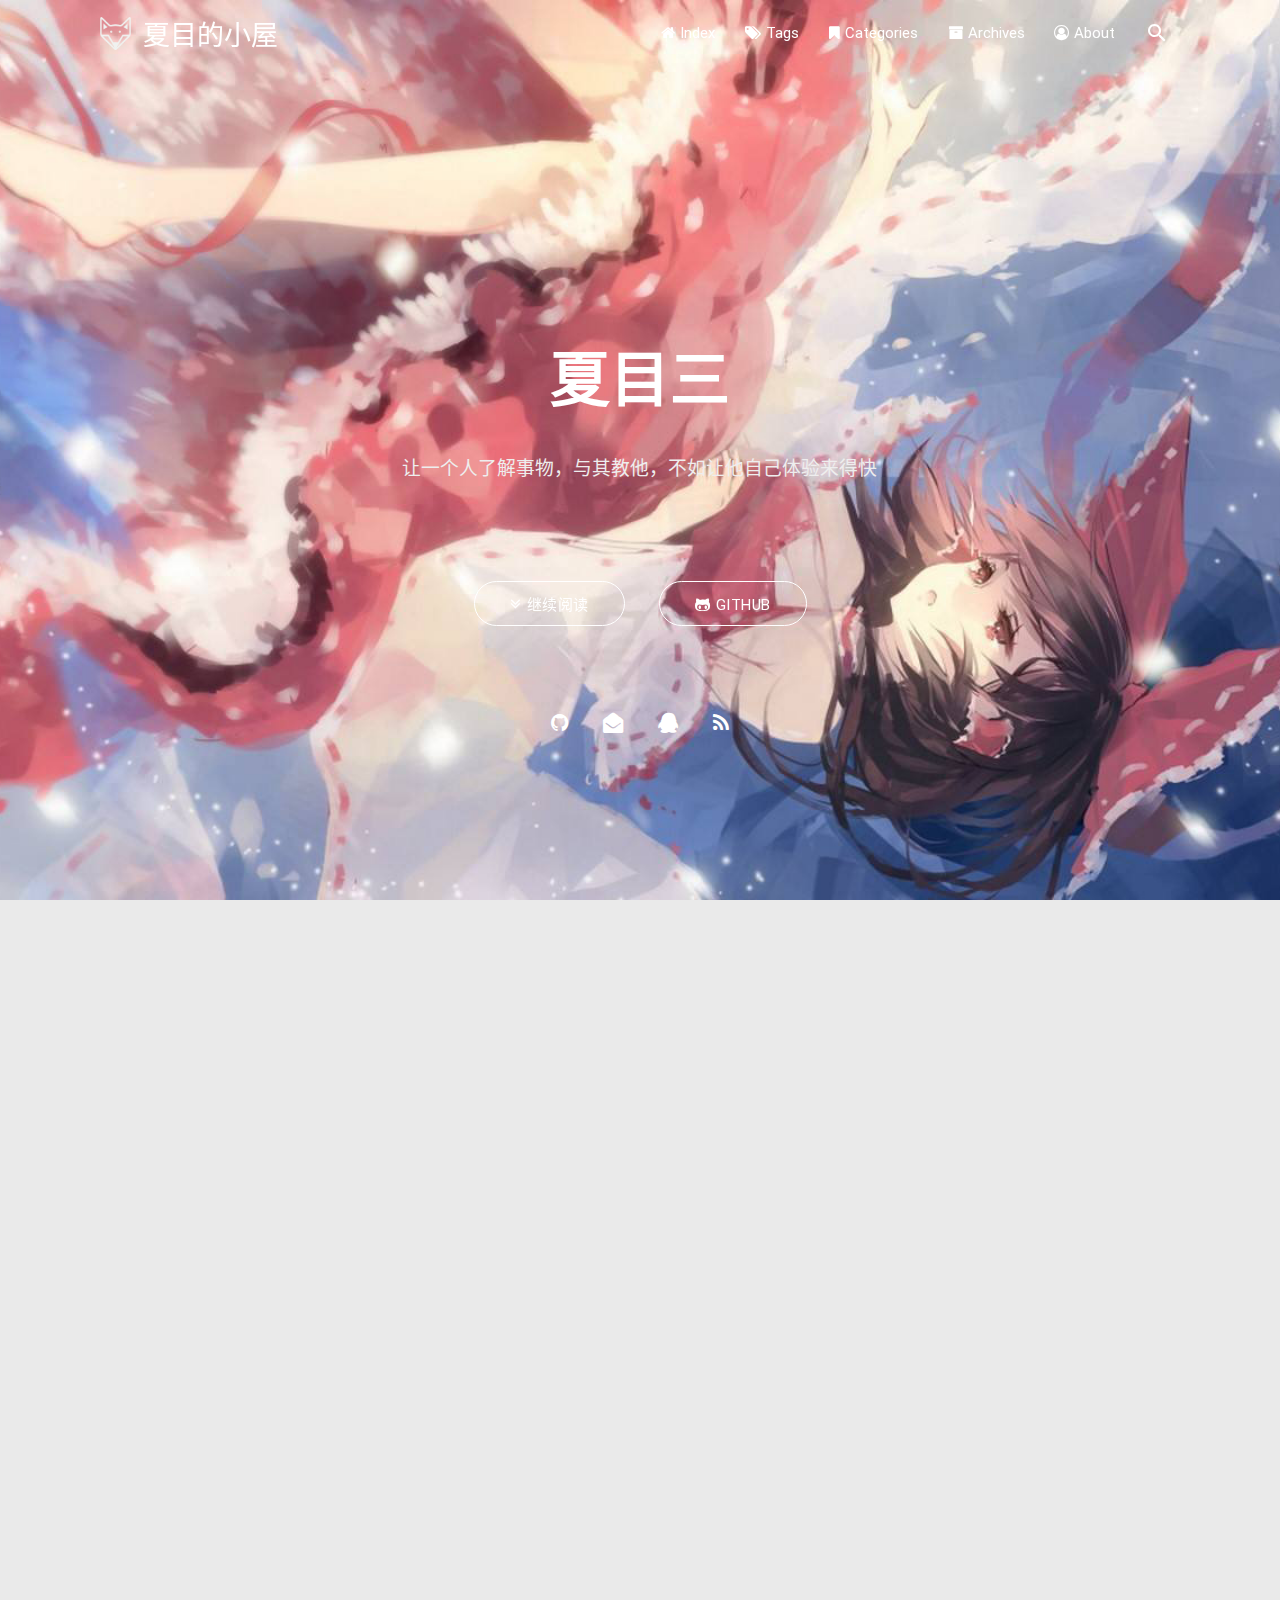
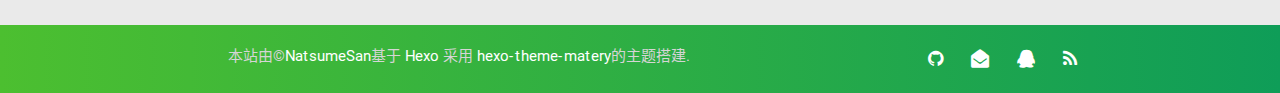
<file: index.html>
<!DOCTYPE HTML>
<html lang="zh-CN">
<head>
    

<head><meta name="generator" content="Hexo 3.8.0">
    <meta charset="utf-8">
    <meta name="keywords" content="夏目的小屋">
    <meta name="description" content="夏目的小屋">
    <meta http-equiv="X-UA-Compatible" content="IE=edge">
    <meta name="viewport" content="width=device-width, initial-scale=1.0">
    <meta name="renderer" content="webkit|ie-stand|ie-comp">
    <meta name="mobile-web-app-capable" content="yes">
    <meta name="format-detection" content="telephone=no">
    <meta name="apple-mobile-web-app-capable" content="yes">
    <meta name="apple-mobile-web-app-status-bar-style" content="black-translucent">
    <title>夏目的小屋</title>
    <link rel="icon" type="image/png" href="/favicon.png">

    <link rel="stylesheet" type="text/css" href="/libs/awesome/css/font-awesome.min.css">
    <link rel="stylesheet" type="text/css" href="/libs/materialize/css/materialize.min.css">
    <link rel="stylesheet" type="text/css" href="/libs/aos/aos.css">
    <link rel="stylesheet" type="text/css" href="/libs/animate/animate.min.css">
    <link rel="stylesheet" type="text/css" href="/libs/lightGallery/css/lightgallery.min.css">
    <link rel="stylesheet" type="text/css" href="/css/matery.css">
    <link rel="stylesheet" type="text/css" href="/css/my.css">

    <script src="/libs/jquery/jquery-2.2.0.min.js"></script>
<link rel="stylesheet" href="/css/prism-tomorrow.css" type="text/css"></head>

</head>

<body>

<header class="navbar-fixed">
    <nav id="headNav" class="bg-color nav-transparent">
        <div id="navContainer" class="container">
            <div class="nav-wrapper">
                <div class="brand-logo">
                    <a href="/" class="waves-effect waves-light">
                        
                        <img src="/medias/logo.png" class="logo-img hide-on-small-only">
                        
                        <span class="logo-span">夏目的小屋</span>
                    </a>
                </div>
                <a href="#" data-activates="mobile-nav" class="button-collapse"><i class="fa fa-navicon"></i></a>
<ul class="right">
    
    <li class="hide-on-med-and-down">
        <a href="/" class="waves-effect waves-light">
            
            <i class="fa fa-home"></i>
            
            <span>Index</span>
        </a>
    </li>
    
    <li class="hide-on-med-and-down">
        <a href="/tags" class="waves-effect waves-light">
            
            <i class="fa fa-tags"></i>
            
            <span>Tags</span>
        </a>
    </li>
    
    <li class="hide-on-med-and-down">
        <a href="/categories" class="waves-effect waves-light">
            
            <i class="fa fa-bookmark"></i>
            
            <span>Categories</span>
        </a>
    </li>
    
    <li class="hide-on-med-and-down">
        <a href="/archives" class="waves-effect waves-light">
            
            <i class="fa fa-archive"></i>
            
            <span>Archives</span>
        </a>
    </li>
    
    <li class="hide-on-med-and-down">
        <a href="/about" class="waves-effect waves-light">
            
            <i class="fa fa-user-circle-o"></i>
            
            <span>About</span>
        </a>
    </li>
    
    <li>
        <a id="toggleSearch" class="waves-effect waves-light">
            <i id="searchIcon" class="mdi-action-search"></i>
        </a>
    </li>

</ul>

<div class="side-nav" id="mobile-nav">

    <div class="mobile-head bg-color">
        
        <img src="/medias/logo.png" class="logo-img circle responsive-img">
        
        <div class="logo-name">夏目的小屋</div>
        <div class="logo-desc">
            
            让一个人了解事物，与其教他，不如让他自己体验来得快
            
        </div>
    </div>

    <ul class="menu-list mobile-menu-list">
        
        <li>
            <a href="/" class="waves-effect waves-light">
                
                <i class="fa fa-fw fa-home"></i>
                
                Index
            </a>
        </li>
        
        <li>
            <a href="/tags" class="waves-effect waves-light">
                
                <i class="fa fa-fw fa-tags"></i>
                
                Tags
            </a>
        </li>
        
        <li>
            <a href="/categories" class="waves-effect waves-light">
                
                <i class="fa fa-fw fa-bookmark"></i>
                
                Categories
            </a>
        </li>
        
        <li>
            <a href="/archives" class="waves-effect waves-light">
                
                <i class="fa fa-fw fa-archive"></i>
                
                Archives
            </a>
        </li>
        
        <li>
            <a href="/about" class="waves-effect waves-light">
                
                <i class="fa fa-fw fa-user-circle-o"></i>
                
                About
            </a>
        </li>
        
        
        <li><div class="divider"></div></li>
        <li>
            <a href="https://github.com/blinkfox/hexo-theme-matery" class="waves-effect waves-light" target="_blank">
                <i class="fa fa-github-square fa-fw"></i>Fork Me
            </a>
        </li>
        
    </ul>

    <div class="social-link"><a href="https://github.com/NatsumeSan" class="tooltipped" target="_blank" data-tooltip="访问我的GitHub" data-position="top" data-delay="50">
    <i class="fa fa-github"></i>
</a>
<a href="mailto:18870285338@163.com" class="tooltipped" target="_blank" data-tooltip="邮件联系我" data-position="top" data-delay="50">
    <i class="fa fa-envelope-open"></i>
</a>
<a href="#!" class="tooltipped" data-tooltip="QQ联系我: 1341612660" data-position="top" data-delay="50">
    <i class="fa fa-qq"></i>
</a>

<a href="/atom.xml" class="tooltipped" target="_blank" data-tooltip="RSS 订阅" data-position="top" data-delay="50">
    <i class="fa fa-rss"></i>
</a>
</div>
</div>

            </div>
        </div>

        
        <style>
    .nav-transparent .github-corner {
        display: none !important;
    }

    .github-corner {
        position: absolute;
        z-index: 10;
        top: 0;
        right: 0;
        border: 0;
        transform: scale(1.1);
    }

    .github-corner svg {
        color: #0f9d58;
        fill: #fff;
        height: 64px;
        width: 64px;
    }

    .github-corner:hover .octo-arm {
        animation: a 0.56s ease-in-out;
    }

    .github-corner .octo-arm {
        animation: none;
    }

    @keyframes a {
        0%,
        to {
            transform: rotate(0);
        }
        20%,
        60% {
            transform: rotate(-25deg);
        }
        40%,
        80% {
            transform: rotate(10deg);
        }
    }
</style>

<a href="https://github.com/blinkfox/hexo-theme-matery" class="github-corner tooltipped hide-on-med-and-down" target="_blank" data-tooltip="Fork Me" data-position="left" data-delay="50">
    <svg viewbox="0 0 250 250" aria-hidden="true">
        <path d="M0,0 L115,115 L130,115 L142,142 L250,250 L250,0 Z"/>
        <path d="M128.3,109.0 C113.8,99.7 119.0,89.6 119.0,89.6 C122.0,82.7 120.5,78.6 120.5,78.6 C119.2,72.0 123.4,76.3 123.4,76.3 C127.3,80.9 125.5,87.3 125.5,87.3 C122.9,97.6 130.6,101.9 134.4,103.2" fill="currentColor" style="transform-origin: 130px 106px;" class="octo-arm"/>
        <path d="M115.0,115.0 C114.9,115.1 118.7,116.5 119.8,115.4 L133.7,101.6 C136.9,99.2 139.9,98.4 142.2,98.6 C133.8,88.0 127.5,74.4 143.8,58.0 C148.5,53.4 154.0,51.2 159.7,51.0 C160.3,49.4 163.2,43.6 171.4,40.1 C171.4,40.1 176.1,42.5 178.8,56.2 C183.1,58.6 187.2,61.8 190.9,65.4 C194.5,69.0 197.7,73.2 200.1,77.6 C213.8,80.2 216.3,84.9 216.3,84.9 C212.7,93.1 206.9,96.0 205.4,96.6 C205.1,102.4 203.0,107.8 198.3,112.5 C181.9,128.9 168.3,122.5 157.7,114.1 C157.9,116.9 156.7,120.9 152.7,124.9 L141.0,136.5 C139.8,137.7 141.6,141.9 141.8,141.8 Z" fill="currentColor" class="octo-body"/>
    </svg>
</a>
        
    </nav>
</header>

<style type="text/css">
    /* don't remove. */
    .index-cover {
        height: 100vh;
    }
</style>

<div class="bg-cover index-cover about-cover" style="background-image: url('/medias/cover.jpg')">
    <div class="container">
        <div class="row">
            <div class="col s10 offset-s1 m8 offset-m2 l8 offset-l2">
                <div class="brand">
                    <div class="title center-align">
                    
                        夏目三
                    
                    </div>

                    <div class="description center-align">
                    
                        让一个人了解事物，与其教他，不如让他自己体验来得快
                    
                    </div>
                </div>
            </div>
        </div>
        
        <div class="cover-btns">
            <a href="#recommend-sections" class="waves-effect waves-light btn">
                <i class="fa fa-angle-double-down"></i>继续阅读
            </a>

            
            <a href="https://github.com/NatsumeSan/hexo-theme-matery" class="waves-effect waves-light btn" target="_blank">
                <i class="fa fa-github-alt"></i>Github
            </a>
            
        </div>
        <div class="cover-social-link"><a href="https://github.com/NatsumeSan" class="tooltipped" target="_blank" data-tooltip="访问我的GitHub" data-position="top" data-delay="50">
    <i class="fa fa-github"></i>
</a>
<a href="mailto:18870285338@163.com" class="tooltipped" target="_blank" data-tooltip="邮件联系我" data-position="top" data-delay="50">
    <i class="fa fa-envelope-open"></i>
</a>
<a href="#!" class="tooltipped" data-tooltip="QQ联系我: 1341612660" data-position="top" data-delay="50">
    <i class="fa fa-qq"></i>
</a>

<a href="/atom.xml" class="tooltipped" target="_blank" data-tooltip="RSS 订阅" data-position="top" data-delay="50">
    <i class="fa fa-rss"></i>
</a>
</div>
        
    </div>
</div>

<script>
// Dynamically switch banner pictures every day.
$('.bg-cover').css('background-image', 'url(/medias/banner/' + new Date().getDay() + '.jpg)');
</script>

<main class="content">

    

    <div id="recommend-sections">
    
    



    
    </div>

    

    <!-- 所有文章卡片 -->
    <article id="articles" class="container articles">
        <div class="row article-row">
            
            <div class="article col s12 m6 l4" data-aos="zoom-in">
                <div class="card">
                    <a href="/2018/10/19/hello-world/">
                        <div class="card-image">
                            
                            
                            <img src="/medias/featureimages/12.jpg" class="responsive-img" alt="Hello World">
                            
                            <span class="card-title">Hello World</span>
                        </div>
                    </a>

                    <div class="card-content article-content">
                        <div class="summary">Welcome to Hexo! This is your very first post. Check documentation for</div>
                        <div class="publish-info">
                            <span class="publish-date">
                                <i class="fa fa-clock-o fa-fw icon-date"></i>2018-10-19
                            </span>
                            <span class="publish-author">
                                
                                <i class="fa fa-user fa-fw"></i>
                                Natsume San
                                
                            </span>
                        </div>
                    </div>

                    
                </div>
            </div>
            
        </div>
    </article>

</main>



<footer class="page-footer bg-color">
    <div class="container row center-align">
        <div class="col s12 m8 l8 copy-right">
            本站由&copy;<a href="https://NatsumeSan.github.io/" target="_blank">NatsumeSan</a>基于
            <a href="https://hexo.io/" target="_blank">Hexo</a> 采用
            <a href="https://github.com/blinkfox/hexo-theme-matery" target="_blank">hexo-theme-matery</a>的主题搭建.
        </div>
        <div class="col s12 m4 l4 social-link"><a href="https://github.com/NatsumeSan" class="tooltipped" target="_blank" data-tooltip="访问我的GitHub" data-position="top" data-delay="50">
    <i class="fa fa-github"></i>
</a>
<a href="mailto:18870285338@163.com" class="tooltipped" target="_blank" data-tooltip="邮件联系我" data-position="top" data-delay="50">
    <i class="fa fa-envelope-open"></i>
</a>
<a href="#!" class="tooltipped" data-tooltip="QQ联系我: 1341612660" data-position="top" data-delay="50">
    <i class="fa fa-qq"></i>
</a>

<a href="/atom.xml" class="tooltipped" target="_blank" data-tooltip="RSS 订阅" data-position="top" data-delay="50">
    <i class="fa fa-rss"></i>
</a>
</div>
    </div>
</footer>

<div class="progress-bar"></div>


<!-- 搜索遮罩框 -->
<div id="searchModal" class="modal">
    <div class="modal-content">
        <div class="search-header">
            <span class="title">搜索</span>
            <input type="search" id="searchInput" name="s" placeholder="请输入搜索的关键字" class="search-input" autofocus>
        </div>
        <div id="searchResult"></div>
    </div>
</div>

<script src="/js/search.js"></script>
<script type="text/javascript">
    searchFunc("/" + "search.xml", 'searchInput', 'searchResult');
</script>
<!-- 回到顶部按钮 -->
<div id="backTop" class="top-scroll">
    <a class="btn-floating btn-large waves-effect waves-light" href="#!">
        <i class="fa fa-angle-up"></i>
    </a>
</div>


<script src="/libs/materialize/js/materialize.min.js"></script>
<script src="/libs/masonry/masonry.pkgd.min.js"></script>
<script src="/libs/aos/aos.js"></script>
<script src="/libs/scrollprogress/scrollProgress.min.js"></script>
<script src="/libs/lightGallery/js/lightgallery-all.min.js"></script>
<script src="/js/matery.js"></script>
</body>
</html>
</file>
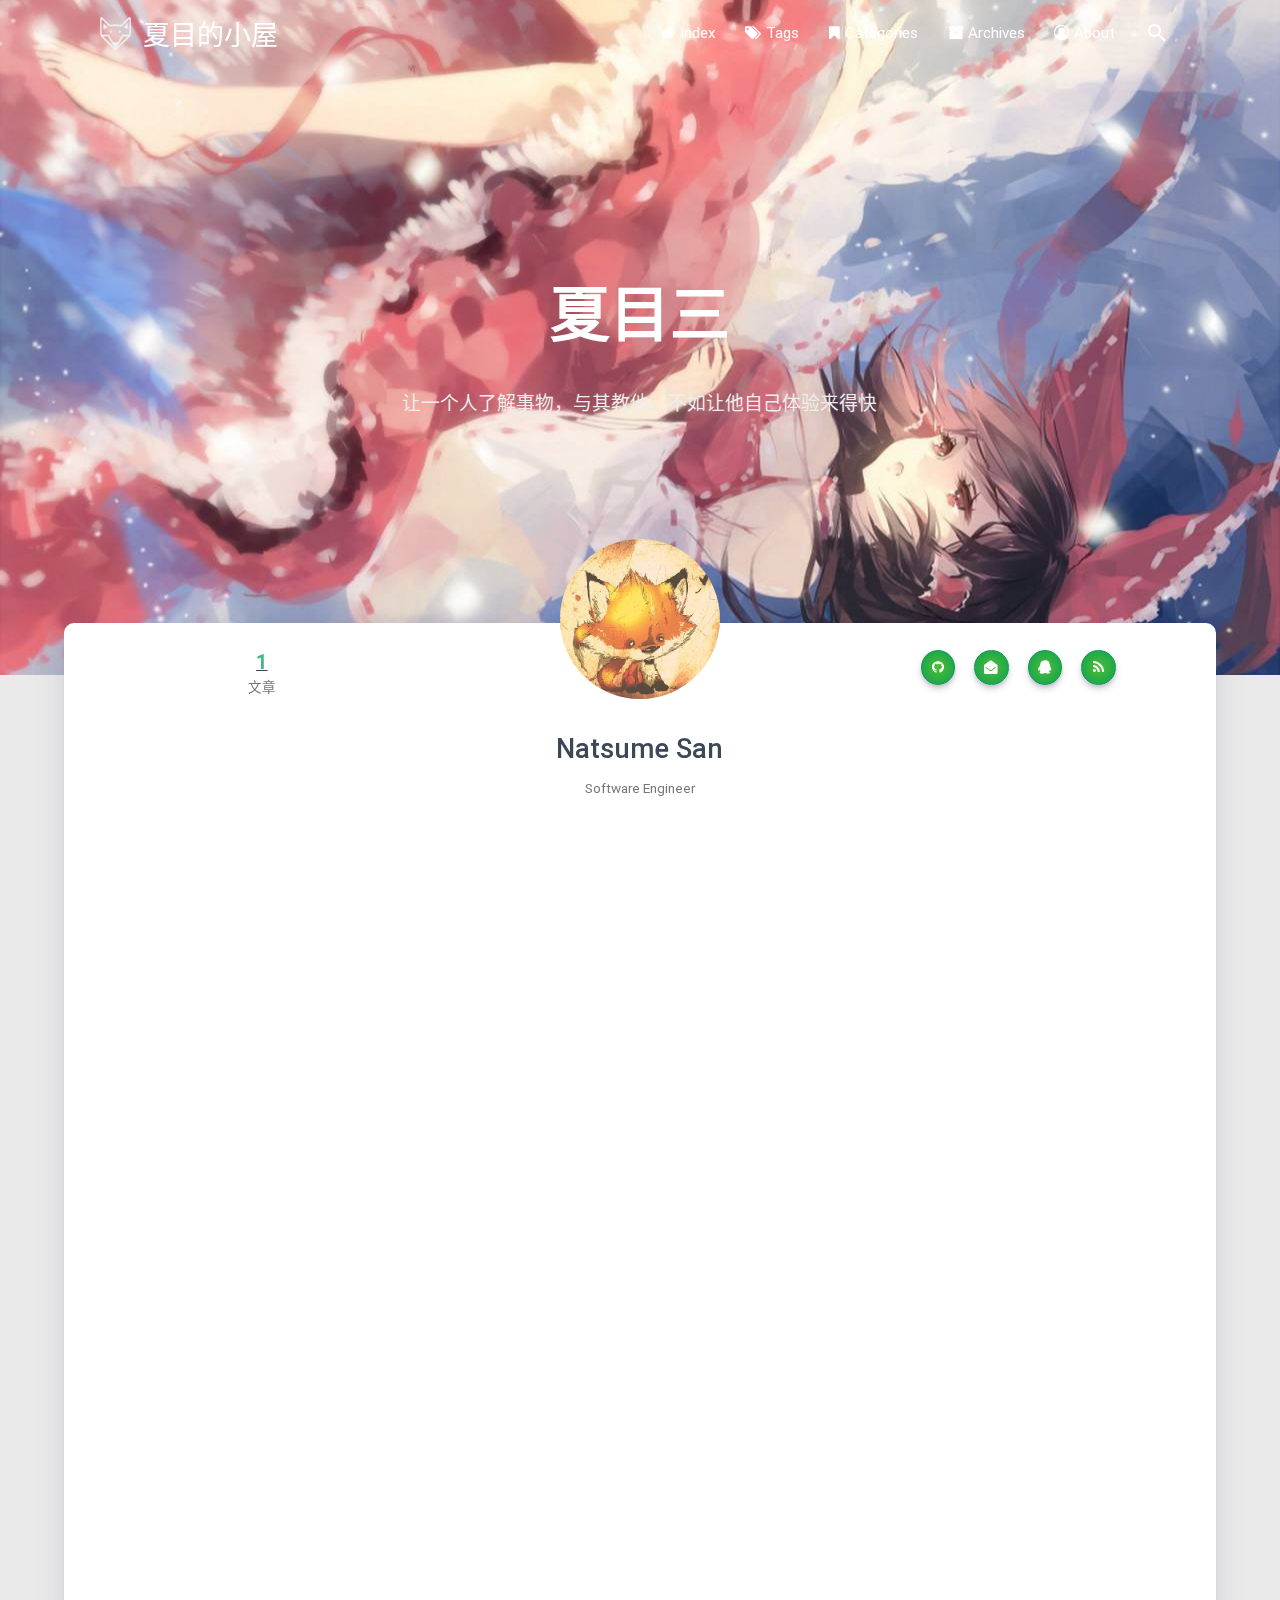
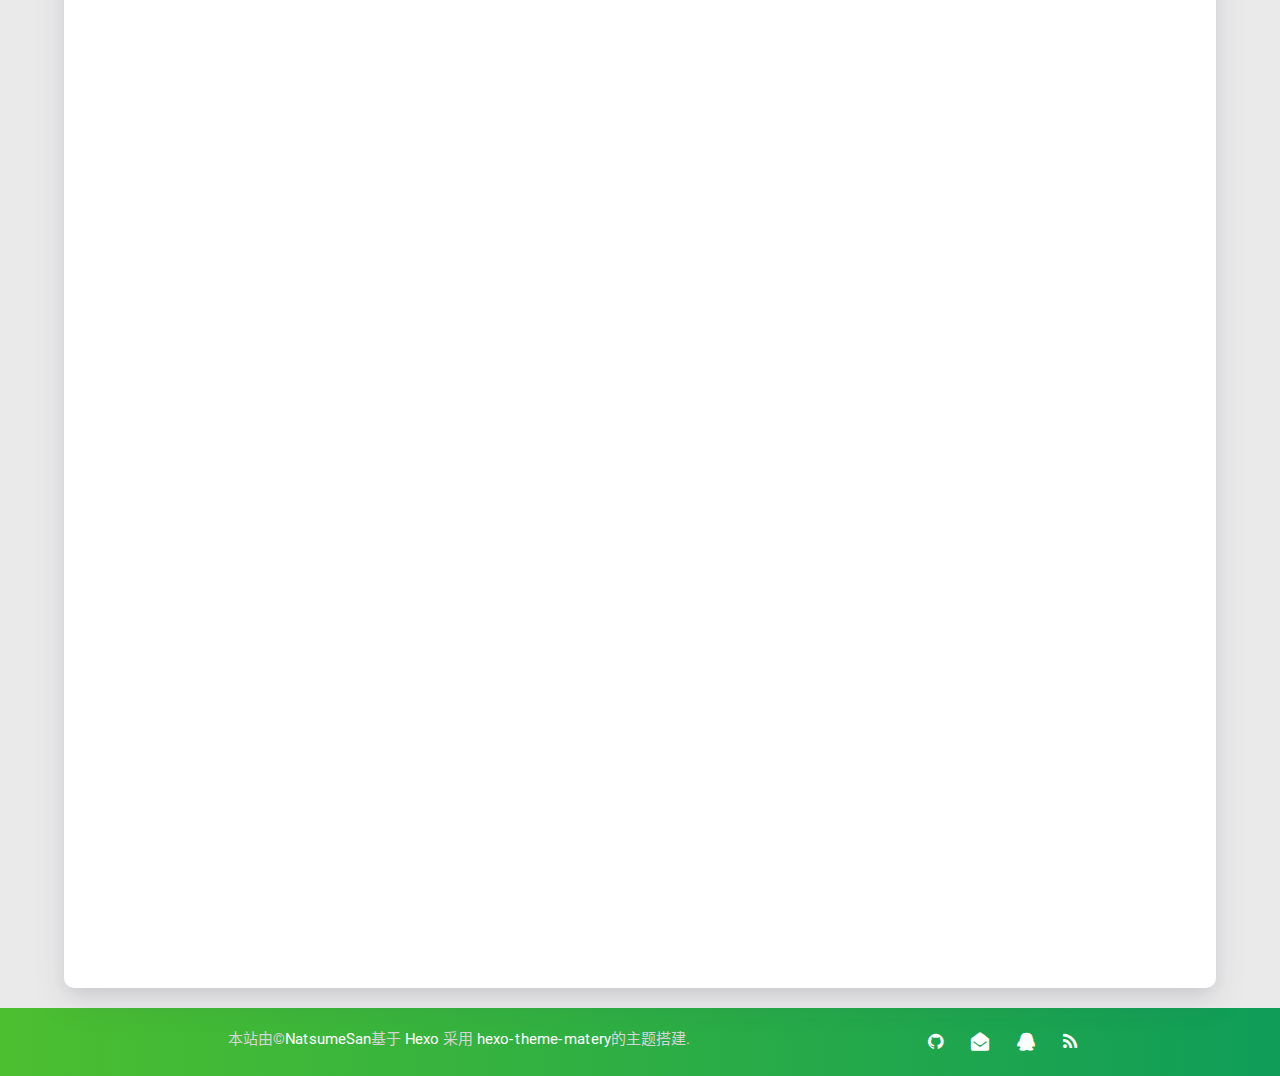
<file: about/index.html>
<!DOCTYPE HTML>
<html lang="zh-CN">
<head>
    

<head><meta name="generator" content="Hexo 3.8.0">
    <meta charset="utf-8">
    <meta name="keywords" content="关于, 夏目的小屋">
    <meta name="description" content="关于 | 夏目的小屋">
    <meta http-equiv="X-UA-Compatible" content="IE=edge">
    <meta name="viewport" content="width=device-width, initial-scale=1.0">
    <meta name="renderer" content="webkit|ie-stand|ie-comp">
    <meta name="mobile-web-app-capable" content="yes">
    <meta name="format-detection" content="telephone=no">
    <meta name="apple-mobile-web-app-capable" content="yes">
    <meta name="apple-mobile-web-app-status-bar-style" content="black-translucent">
    <title>关于 | 夏目的小屋</title>
    <link rel="icon" type="image/png" href="/favicon.png">

    <link rel="stylesheet" type="text/css" href="/libs/awesome/css/font-awesome.min.css">
    <link rel="stylesheet" type="text/css" href="/libs/materialize/css/materialize.min.css">
    <link rel="stylesheet" type="text/css" href="/libs/aos/aos.css">
    <link rel="stylesheet" type="text/css" href="/libs/animate/animate.min.css">
    <link rel="stylesheet" type="text/css" href="/libs/lightGallery/css/lightgallery.min.css">
    <link rel="stylesheet" type="text/css" href="/css/matery.css">
    <link rel="stylesheet" type="text/css" href="/css/my.css">

    <script src="/libs/jquery/jquery-2.2.0.min.js"></script>
<link rel="stylesheet" href="/css/prism-tomorrow.css" type="text/css"></head>

</head>

<body>

<header class="navbar-fixed">
    <nav id="headNav" class="bg-color nav-transparent">
        <div id="navContainer" class="container">
            <div class="nav-wrapper">
                <div class="brand-logo">
                    <a href="/" class="waves-effect waves-light">
                        
                        <img src="/medias/logo.png" class="logo-img hide-on-small-only">
                        
                        <span class="logo-span">夏目的小屋</span>
                    </a>
                </div>
                <a href="#" data-activates="mobile-nav" class="button-collapse"><i class="fa fa-navicon"></i></a>
<ul class="right">
    
    <li class="hide-on-med-and-down">
        <a href="/" class="waves-effect waves-light">
            
            <i class="fa fa-home"></i>
            
            <span>Index</span>
        </a>
    </li>
    
    <li class="hide-on-med-and-down">
        <a href="/tags" class="waves-effect waves-light">
            
            <i class="fa fa-tags"></i>
            
            <span>Tags</span>
        </a>
    </li>
    
    <li class="hide-on-med-and-down">
        <a href="/categories" class="waves-effect waves-light">
            
            <i class="fa fa-bookmark"></i>
            
            <span>Categories</span>
        </a>
    </li>
    
    <li class="hide-on-med-and-down">
        <a href="/archives" class="waves-effect waves-light">
            
            <i class="fa fa-archive"></i>
            
            <span>Archives</span>
        </a>
    </li>
    
    <li class="hide-on-med-and-down">
        <a href="/about" class="waves-effect waves-light">
            
            <i class="fa fa-user-circle-o"></i>
            
            <span>About</span>
        </a>
    </li>
    
    <li>
        <a id="toggleSearch" class="waves-effect waves-light">
            <i id="searchIcon" class="mdi-action-search"></i>
        </a>
    </li>

</ul>

<div class="side-nav" id="mobile-nav">

    <div class="mobile-head bg-color">
        
        <img src="/medias/logo.png" class="logo-img circle responsive-img">
        
        <div class="logo-name">夏目的小屋</div>
        <div class="logo-desc">
            
            让一个人了解事物，与其教他，不如让他自己体验来得快
            
        </div>
    </div>

    <ul class="menu-list mobile-menu-list">
        
        <li>
            <a href="/" class="waves-effect waves-light">
                
                <i class="fa fa-fw fa-home"></i>
                
                Index
            </a>
        </li>
        
        <li>
            <a href="/tags" class="waves-effect waves-light">
                
                <i class="fa fa-fw fa-tags"></i>
                
                Tags
            </a>
        </li>
        
        <li>
            <a href="/categories" class="waves-effect waves-light">
                
                <i class="fa fa-fw fa-bookmark"></i>
                
                Categories
            </a>
        </li>
        
        <li>
            <a href="/archives" class="waves-effect waves-light">
                
                <i class="fa fa-fw fa-archive"></i>
                
                Archives
            </a>
        </li>
        
        <li>
            <a href="/about" class="waves-effect waves-light">
                
                <i class="fa fa-fw fa-user-circle-o"></i>
                
                About
            </a>
        </li>
        
        
        <li><div class="divider"></div></li>
        <li>
            <a href="https://github.com/blinkfox/hexo-theme-matery" class="waves-effect waves-light" target="_blank">
                <i class="fa fa-github-square fa-fw"></i>Fork Me
            </a>
        </li>
        
    </ul>

    <div class="social-link"><a href="https://github.com/NatsumeSan" class="tooltipped" target="_blank" data-tooltip="访问我的GitHub" data-position="top" data-delay="50">
    <i class="fa fa-github"></i>
</a>
<a href="mailto:18870285338@163.com" class="tooltipped" target="_blank" data-tooltip="邮件联系我" data-position="top" data-delay="50">
    <i class="fa fa-envelope-open"></i>
</a>
<a href="#!" class="tooltipped" data-tooltip="QQ联系我: 1341612660" data-position="top" data-delay="50">
    <i class="fa fa-qq"></i>
</a>

<a href="/atom.xml" class="tooltipped" target="_blank" data-tooltip="RSS 订阅" data-position="top" data-delay="50">
    <i class="fa fa-rss"></i>
</a>
</div>
</div>

            </div>
        </div>

        
        <style>
    .nav-transparent .github-corner {
        display: none !important;
    }

    .github-corner {
        position: absolute;
        z-index: 10;
        top: 0;
        right: 0;
        border: 0;
        transform: scale(1.1);
    }

    .github-corner svg {
        color: #0f9d58;
        fill: #fff;
        height: 64px;
        width: 64px;
    }

    .github-corner:hover .octo-arm {
        animation: a 0.56s ease-in-out;
    }

    .github-corner .octo-arm {
        animation: none;
    }

    @keyframes a {
        0%,
        to {
            transform: rotate(0);
        }
        20%,
        60% {
            transform: rotate(-25deg);
        }
        40%,
        80% {
            transform: rotate(10deg);
        }
    }
</style>

<a href="https://github.com/blinkfox/hexo-theme-matery" class="github-corner tooltipped hide-on-med-and-down" target="_blank" data-tooltip="Fork Me" data-position="left" data-delay="50">
    <svg viewbox="0 0 250 250" aria-hidden="true">
        <path d="M0,0 L115,115 L130,115 L142,142 L250,250 L250,0 Z"/>
        <path d="M128.3,109.0 C113.8,99.7 119.0,89.6 119.0,89.6 C122.0,82.7 120.5,78.6 120.5,78.6 C119.2,72.0 123.4,76.3 123.4,76.3 C127.3,80.9 125.5,87.3 125.5,87.3 C122.9,97.6 130.6,101.9 134.4,103.2" fill="currentColor" style="transform-origin: 130px 106px;" class="octo-arm"/>
        <path d="M115.0,115.0 C114.9,115.1 118.7,116.5 119.8,115.4 L133.7,101.6 C136.9,99.2 139.9,98.4 142.2,98.6 C133.8,88.0 127.5,74.4 143.8,58.0 C148.5,53.4 154.0,51.2 159.7,51.0 C160.3,49.4 163.2,43.6 171.4,40.1 C171.4,40.1 176.1,42.5 178.8,56.2 C183.1,58.6 187.2,61.8 190.9,65.4 C194.5,69.0 197.7,73.2 200.1,77.6 C213.8,80.2 216.3,84.9 216.3,84.9 C212.7,93.1 206.9,96.0 205.4,96.6 C205.1,102.4 203.0,107.8 198.3,112.5 C181.9,128.9 168.3,122.5 157.7,114.1 C157.9,116.9 156.7,120.9 152.7,124.9 L141.0,136.5 C139.8,137.7 141.6,141.9 141.8,141.8 Z" fill="currentColor" class="octo-body"/>
    </svg>
</a>
        
    </nav>
</header>

<style type="text/css">
    /* don't remove. */
    .about-cover {
        height: 75vh;
    }
</style>

<div class="bg-cover  about-cover" style="background-image: url('/medias/cover.jpg')">
    <div class="container">
        <div class="row">
            <div class="col s10 offset-s1 m8 offset-m2 l8 offset-l2">
                <div class="brand">
                    <div class="title center-align">
                    
                        夏目三
                    
                    </div>

                    <div class="description center-align">
                    
                        让一个人了解事物，与其教他，不如让他自己体验来得快
                    
                    </div>
                </div>
            </div>
        </div>
        
    </div>
</div>

<script>
// Dynamically switch banner pictures every day.
$('.bg-cover').css('background-image', 'url(/medias/banner/' + new Date().getDay() + '.jpg)');
</script>

<main class="content">

    <div id="aboutme" class="container about-container">
        <div class="card">
            <div class="card-content">
                <div class="row">
                    <div class="post-statis col l4 hide-on-med-and-down" data-aos="zoom-in-right">
                        
<div class="statis">
    <span class="count"><a href="/" target="_blank">1</a></span>
    <span class="name">文章</span>
</div>





                    </div>
                    <div class="col s12 m12 l4">
                        <div class="profile center-align">
                            <div class="avatar">
                                <img src="/medias/avatar.jpg" alt="Natsume San" class="circle responsive-img avatar-img">
                            </div>
                            <div class="author">
                                <div class="post-statis hide-on-large-only" data-aos="zoom-in-right">
                                    
<div class="statis">
    <span class="count"><a href="/" target="_blank">1</a></span>
    <span class="name">文章</span>
</div>





                                </div>
                                <div class="title">Natsume San</div>
                                <div class="career">Software Engineer</div>
                                <div class="social-link hide-on-large-only" data-aos="zoom-in-left">
                                    <a href="https://github.com/NatsumeSan" class="tooltipped" target="_blank" data-tooltip="访问我的GitHub" data-position="top" data-delay="50">
    <i class="fa fa-github"></i>
</a>
<a href="mailto:18870285338@163.com" class="tooltipped" target="_blank" data-tooltip="邮件联系我" data-position="top" data-delay="50">
    <i class="fa fa-envelope-open"></i>
</a>
<a href="#!" class="tooltipped" data-tooltip="QQ联系我: 1341612660" data-position="top" data-delay="50">
    <i class="fa fa-qq"></i>
</a>

<a href="/atom.xml" class="tooltipped" target="_blank" data-tooltip="RSS 订阅" data-position="top" data-delay="50">
    <i class="fa fa-rss"></i>
</a>

                                </div>
                            </div>
                        </div>
                    </div>
                    <div class="col l4 hide-on-med-and-down" data-aos="zoom-in-left">
                        <div class="social-link">
                            <a href="https://github.com/NatsumeSan" class="tooltipped" target="_blank" data-tooltip="访问我的GitHub" data-position="top" data-delay="50">
    <i class="fa fa-github"></i>
</a>
<a href="mailto:18870285338@163.com" class="tooltipped" target="_blank" data-tooltip="邮件联系我" data-position="top" data-delay="50">
    <i class="fa fa-envelope-open"></i>
</a>
<a href="#!" class="tooltipped" data-tooltip="QQ联系我: 1341612660" data-position="top" data-delay="50">
    <i class="fa fa-qq"></i>
</a>

<a href="/atom.xml" class="tooltipped" target="_blank" data-tooltip="RSS 订阅" data-position="top" data-delay="50">
    <i class="fa fa-rss"></i>
</a>

                        </div>
                    </div>
                </div>

                <div class="introduction center-align" data-aos="fade-up">If you wish to succeed, you should use persistence as your good friend, experience as your reference, prudence as your brother and hope as your sentry.</div>

                <style type="text/css">
    #posts-chart,
    #categories-chart,
    #tags-chart {
        width: 100%;
        height: 300px;
        margin: 0.5rem auto;
        padding: 0.5rem;
    }
</style>

<div id="postCharts" class="post-charts">
    <div class="title center-align" data-aos="zoom-in-up">文章统计图</div>
    <div class="row">
        <div class="chart col s12 m6 l4" data-aos="zoom-in-up">
            <div id="posts-chart"></div>
        </div>

        <div class="chart col s12 m6 l4" data-aos="zoom-in-up">
            <div id="categories-chart"></div>
        </div>

        <div class="chart col s12 m6 l4" data-aos="zoom-in-up">
            <div id="tags-chart"></div>
        </div>
    </div>
</div>

<script type="text/javascript" src="/libs/echarts/echarts.min.js"></script>
<script>
    let postsChart = echarts.init(document.getElementById('posts-chart'));
    let categoriesChart = echarts.init(document.getElementById('categories-chart'));
    let tagsChart = echarts.init(document.getElementById('tags-chart'));

    

    let postsOption = {
        title: {
            text: '文章发布统计图',
            top: -5,
            x: 'center'
        },
        tooltip: {
            trigger: 'axis'
        },
        xAxis: {
            type: 'category',
            data: ["2017-10","2017-11","2017-12","2018-01","2018-02","2018-03","2018-04","2018-05","2018-06","2018-07","2018-08","2018-09","2018-10"]
        },
        yAxis: {
            type: 'value',
        },
        series: [
            {
                name: '文章篇数',
                type: 'line',
                color: ['#6772e5'],
                data: [0,0,0,0,0,0,0,0,0,0,0,0,1],
                markPoint: {
                    symbolSize: 45,
                    color: ['#fa755a','#3ecf8e','#82d3f4'],
                    data: [{
                        type: 'max',
                        itemStyle: {color: ['#3ecf8e']},
                        name: '最大值'
                    }, {
                        type: 'min',
                        itemStyle: {color: ['#fa755a']},
                        name: '最小值'
                    }]
                },
                markLine: {
                    itemStyle: {color: ['#ab47bc']},
                    data: [
                        {type: 'average', name: '平均值'}
                    ]
                }
            }
        ]
    };

    

    let categoriesOption = {
        title: {
            text: '文章分类统计图',
            top: -4,
            x: 'center'
        },
        tooltip: {
            trigger: 'item',
            formatter: "{a} <br/>{b} : {c} ({d}%)"
        },
        series: [
            {
                name: '分类',
                type: 'pie',
                radius: '50%',
                color: ['#6772e5', '#ff9e0f', '#fa755a', '#3ecf8e', '#82d3f4', '#ab47bc', '#525f7f', '#f51c47', '#26A69A'],
                data: [],
                itemStyle: {
                    emphasis: {
                        shadowBlur: 10,
                        shadowOffsetX: 0,
                        shadowColor: 'rgba(0, 0, 0, 0.5)'
                    }
                }
            }
        ]
    };

    

    let tagsOption = {
        title: {
            text: 'TOP10 标签统计图',
            top: -5,
            x: 'center'
        },
        tooltip: {},
        xAxis: [
            {
                type: 'category',
                data: []
            }
        ],
        yAxis: [
            {
                type: 'value'
            }
        ],
        series: [
            {
                type: 'bar',
                color: ['#82d3f4'],
                barWidth : 18,
                data: [],
                markPoint: {
                    symbolSize: 45,
                    data: [{
                        type: 'max',
                        itemStyle: {color: ['#3ecf8e']},
                        name: '最大值'
                    }, {
                        type: 'min',
                        itemStyle: {color: ['#fa755a']},
                        name: '最小值'
                    }],
                },
                markLine: {
                    itemStyle: {color: ['#ab47bc']},
                    data: [
                        {type: 'average', name: '平均值'}
                    ]
                }
            }
        ]
    };

    // render the charts
    postsChart.setOption(postsOption);
    categoriesChart.setOption(categoriesOption);
    tagsChart.setOption(tagsOption);
</script>

                
                
<div class="my-projects">
    <div class="title center-align" data-aos="zoom-in-up">我的项目</div>
    <div class="row">
        
        
        <div class="col s12 m6 l4" data-aos="fade-up">
            <div class="info center-align">
                <a href="http://github.com/NatsumeSan/hexo-theme-matery" class="icon" style="background: linear-gradient(to bottom right, #66BB6A 0%, #81C784 100%)" target="_blank">
                    <i class="fa fa-meetup"></i>
                </a>
                <div class="info-title">
                    <a href="http://github.com/NatsumeSan/hexo-theme-matery" target="_blank">hexo-theme-matery</a>
                </div>
                <div class="info-desc">This is a Hexo blog theme with 'Material Design' and responsive design.</div>
            </div>
        </div>
        
        <div class="col s12 m6 l4" data-aos="fade-up">
            <div class="info center-align">
                <a href="https://github.com/NatsumeSan/zealot" class="icon" style="background: linear-gradient(to bottom right, #F06292 0%, #EF5350 100%)" target="_blank">
                    <i class="fa fa-database"></i>
                </a>
                <div class="info-title">
                    <a href="https://github.com/NatsumeSan/zealot" target="_blank">zealt</a>
                </div>
                <div class="info-desc">一个轻量级的SQL和参数动态生成工具库</div>
            </div>
        </div>
        
        <div class="col s12 m6 l4" data-aos="fade-up">
            <div class="info center-align">
                <a href="https://github.com/NatsumeSan/typora-vue-theme" class="icon" style="background: linear-gradient(to bottom right, #29B6F6 0%, #1E88E5 100%)" target="_blank">
                    <i class="fa fa-file-text-o"></i>
                </a>
                <div class="info-title">
                    <a href="https://github.com/NatsumeSan/typora-vue-theme" target="_blank">typora-vue-theme</a>
                </div>
                <div class="info-desc">This is a typora theme inspired by Vue document style.</div>
            </div>
        </div>
        
        
    </div>
</div>
                

                
                
<div class="my-skills">
    <div class="title center-align" data-aos="zoom-in-up">我的技能</div>
    <div class="row">
        
        
        
        <div class="col s12 m6 l6" data-aos="fade-up">
            <div class="skillbar">
                <div class="skillbar-title" style="background: linear-gradient(to right, #FF0066 0%, #FF00CC 100%); width: 85%">
                    <span>Java</span>
                </div>
                <div class="skill-bar-percent">85%</div>
            </div>
        </div>
        
        
        <div class="col s12 m6 l6" data-aos="fade-up">
            <div class="skillbar">
                <div class="skillbar-title" style="background: linear-gradient(to right, #9900FF 0%, #CC66FF 100%); width: 80%">
                    <span>JavaScript</span>
                </div>
                <div class="skill-bar-percent">80%</div>
            </div>
        </div>
        
        
        <div class="col s12 m6 l6" data-aos="fade-up">
            <div class="skillbar">
                <div class="skillbar-title" style="background: linear-gradient(to right, #2196F3 0%, #42A5F5 100%); width: 80%">
                    <span>HTML5</span>
                </div>
                <div class="skill-bar-percent">80%</div>
            </div>
        </div>
        
        
        <div class="col s12 m6 l6" data-aos="fade-up">
            <div class="skillbar">
                <div class="skillbar-title" style="background: linear-gradient(to right, #00BCD4 0%, #80DEEA 100%); width: 70%">
                    <span>CSS</span>
                </div>
                <div class="skill-bar-percent">70%</div>
            </div>
        </div>
        
        
        <div class="col s12 m6 l6" data-aos="fade-up">
            <div class="skillbar">
                <div class="skillbar-title" style="background: linear-gradient(to right, #4CAF50 0%, #81C784 100%); width: 90%">
                    <span>SQL</span>
                </div>
                <div class="skill-bar-percent">90%</div>
            </div>
        </div>
        
        
        <div class="col s12 m6 l6" data-aos="fade-up">
            <div class="skillbar">
                <div class="skillbar-title" style="background: linear-gradient(to right, #FFEB3B 0%, #FFF176 100%); width: 75%">
                    <span>程序设计</span>
                </div>
                <div class="skill-bar-percent">75%</div>
            </div>
        </div>
        
        
    </div>

    

    
    <div class="other-skills chip-container" data-aos="zoom-in-up">
        <div class="sub-title center-align">其他技能</div>
        <div class="tag-chips center-align">
            
        </div>
    </div>
    

</div>
                

                
                
<div id="myGallery" class="my-gallery">
    <div class="title center-align" data-aos="zoom-in-up">相册</div>
    <div class="row">
        
        
        <div class="photo col s12 m6 l4" data-aos="fade-up">
            <div class="img-item" data-src="/medias/featureimages/0.jpg">
                <img src="/medias/featureimages/0.jpg" class="responsive-img">
            </div>
        </div>
        
        <div class="photo col s12 m6 l4" data-aos="fade-up">
            <div class="img-item" data-src="/medias/featureimages/1.jpg">
                <img src="/medias/featureimages/1.jpg" class="responsive-img">
            </div>
        </div>
        
        <div class="photo col s12 m6 l4" data-aos="fade-up">
            <div class="img-item" data-src="/medias/featureimages/2.jpg">
                <img src="/medias/featureimages/2.jpg" class="responsive-img">
            </div>
        </div>
        
        
    </div>
</div>

<script>
    $(function () {
        let animateClass = 'animated pulse';
        $('#myGallery .photo').hover(function () {
            $(this).addClass(animateClass);
        }, function () {
            $(this).removeClass(animateClass);
        });
    });
</script>
                

            </div>
        </div>
    </div>
</main>
<footer class="page-footer bg-color">
    <div class="container row center-align">
        <div class="col s12 m8 l8 copy-right">
            本站由&copy;<a href="https://NatsumeSan.github.io/" target="_blank">NatsumeSan</a>基于
            <a href="https://hexo.io/" target="_blank">Hexo</a> 采用
            <a href="https://github.com/blinkfox/hexo-theme-matery" target="_blank">hexo-theme-matery</a>的主题搭建.
        </div>
        <div class="col s12 m4 l4 social-link"><a href="https://github.com/NatsumeSan" class="tooltipped" target="_blank" data-tooltip="访问我的GitHub" data-position="top" data-delay="50">
    <i class="fa fa-github"></i>
</a>
<a href="mailto:18870285338@163.com" class="tooltipped" target="_blank" data-tooltip="邮件联系我" data-position="top" data-delay="50">
    <i class="fa fa-envelope-open"></i>
</a>
<a href="#!" class="tooltipped" data-tooltip="QQ联系我: 1341612660" data-position="top" data-delay="50">
    <i class="fa fa-qq"></i>
</a>

<a href="/atom.xml" class="tooltipped" target="_blank" data-tooltip="RSS 订阅" data-position="top" data-delay="50">
    <i class="fa fa-rss"></i>
</a>
</div>
    </div>
</footer>

<div class="progress-bar"></div>


<!-- 搜索遮罩框 -->
<div id="searchModal" class="modal">
    <div class="modal-content">
        <div class="search-header">
            <span class="title">搜索</span>
            <input type="search" id="searchInput" name="s" placeholder="请输入搜索的关键字" class="search-input" autofocus>
        </div>
        <div id="searchResult"></div>
    </div>
</div>

<script src="/js/search.js"></script>
<script type="text/javascript">
    searchFunc("/" + "search.xml", 'searchInput', 'searchResult');
</script>
<!-- 回到顶部按钮 -->
<div id="backTop" class="top-scroll">
    <a class="btn-floating btn-large waves-effect waves-light" href="#!">
        <i class="fa fa-angle-up"></i>
    </a>
</div>


<script src="/libs/materialize/js/materialize.min.js"></script>
<script src="/libs/masonry/masonry.pkgd.min.js"></script>
<script src="/libs/aos/aos.js"></script>
<script src="/libs/scrollprogress/scrollProgress.min.js"></script>
<script src="/libs/lightGallery/js/lightgallery-all.min.js"></script>
<script src="/js/matery.js"></script>
</body>
</html>
</file>
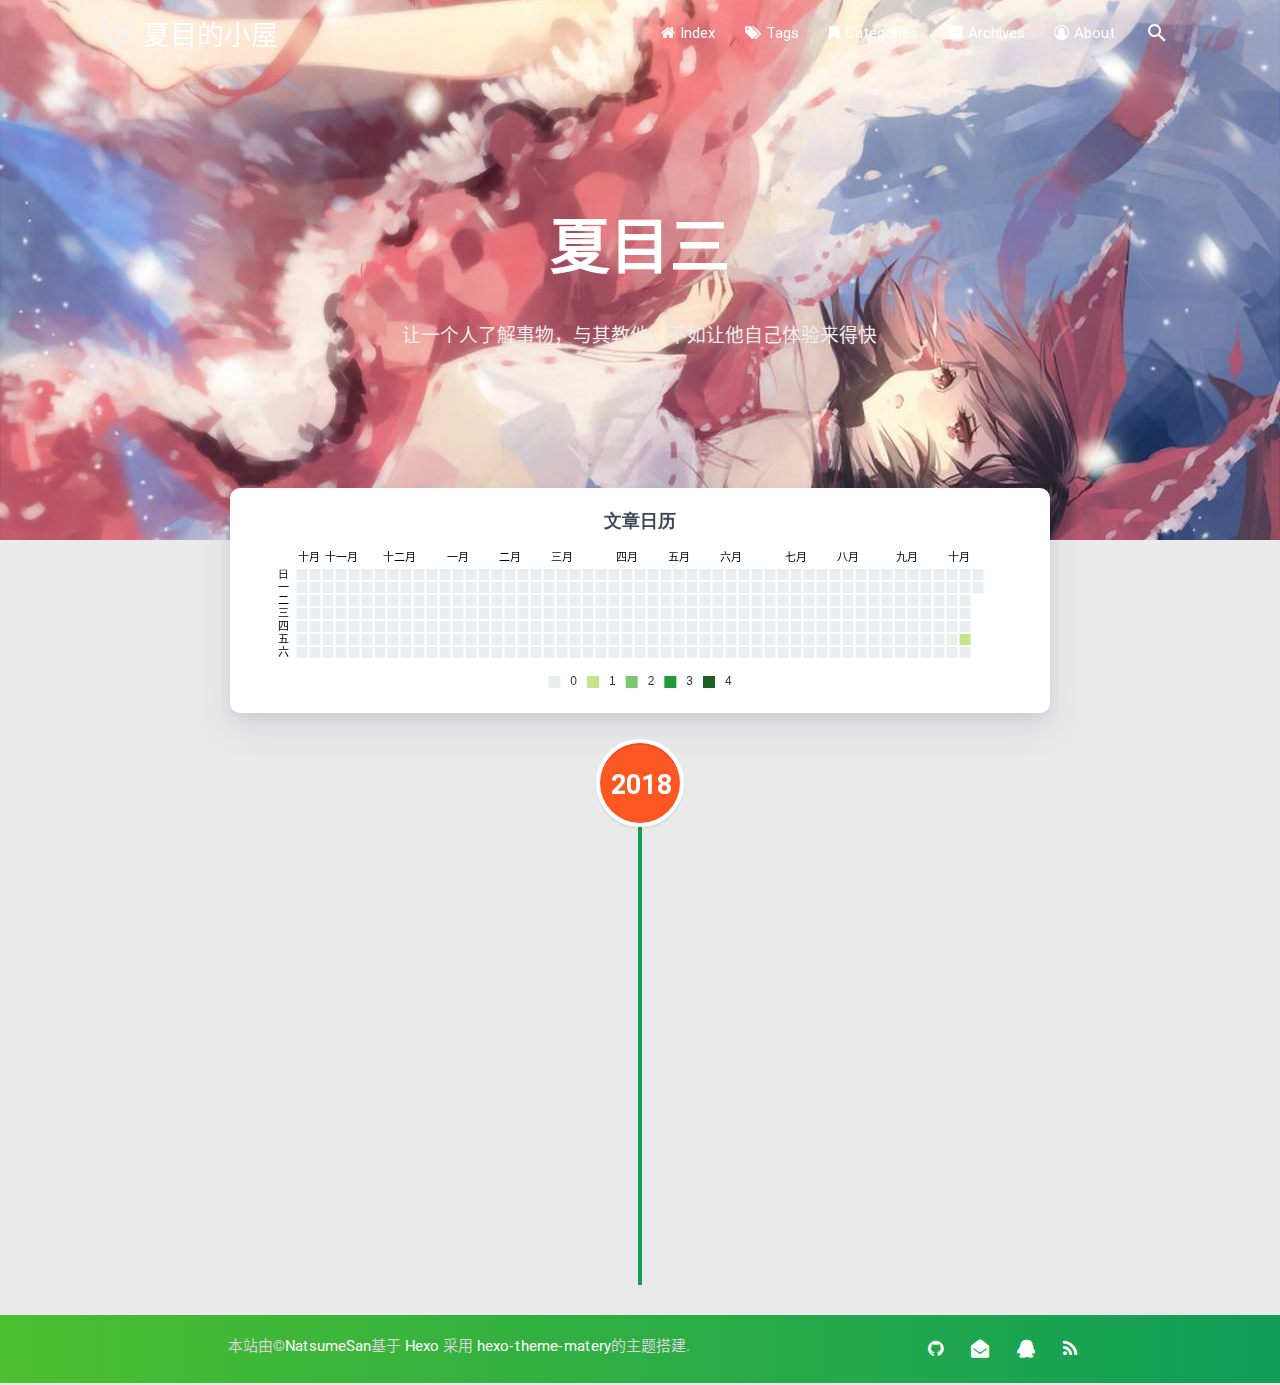
<file: archives/index.html>
<!DOCTYPE HTML>
<html lang="zh-CN">
<head>
    

<head><meta name="generator" content="Hexo 3.8.0">
    <meta charset="utf-8">
    <meta name="keywords" content="归档, 夏目的小屋">
    <meta name="description" content="归档 | 夏目的小屋">
    <meta http-equiv="X-UA-Compatible" content="IE=edge">
    <meta name="viewport" content="width=device-width, initial-scale=1.0">
    <meta name="renderer" content="webkit|ie-stand|ie-comp">
    <meta name="mobile-web-app-capable" content="yes">
    <meta name="format-detection" content="telephone=no">
    <meta name="apple-mobile-web-app-capable" content="yes">
    <meta name="apple-mobile-web-app-status-bar-style" content="black-translucent">
    <title>归档 | 夏目的小屋</title>
    <link rel="icon" type="image/png" href="/favicon.png">

    <link rel="stylesheet" type="text/css" href="/libs/awesome/css/font-awesome.min.css">
    <link rel="stylesheet" type="text/css" href="/libs/materialize/css/materialize.min.css">
    <link rel="stylesheet" type="text/css" href="/libs/aos/aos.css">
    <link rel="stylesheet" type="text/css" href="/libs/animate/animate.min.css">
    <link rel="stylesheet" type="text/css" href="/libs/lightGallery/css/lightgallery.min.css">
    <link rel="stylesheet" type="text/css" href="/css/matery.css">
    <link rel="stylesheet" type="text/css" href="/css/my.css">

    <script src="/libs/jquery/jquery-2.2.0.min.js"></script>
<link rel="stylesheet" href="/css/prism-tomorrow.css" type="text/css"></head>

</head>

<body>

<header class="navbar-fixed">
    <nav id="headNav" class="bg-color nav-transparent">
        <div id="navContainer" class="container">
            <div class="nav-wrapper">
                <div class="brand-logo">
                    <a href="/" class="waves-effect waves-light">
                        
                        <img src="/medias/logo.png" class="logo-img hide-on-small-only">
                        
                        <span class="logo-span">夏目的小屋</span>
                    </a>
                </div>
                <a href="#" data-activates="mobile-nav" class="button-collapse"><i class="fa fa-navicon"></i></a>
<ul class="right">
    
    <li class="hide-on-med-and-down">
        <a href="/" class="waves-effect waves-light">
            
            <i class="fa fa-home"></i>
            
            <span>Index</span>
        </a>
    </li>
    
    <li class="hide-on-med-and-down">
        <a href="/tags" class="waves-effect waves-light">
            
            <i class="fa fa-tags"></i>
            
            <span>Tags</span>
        </a>
    </li>
    
    <li class="hide-on-med-and-down">
        <a href="/categories" class="waves-effect waves-light">
            
            <i class="fa fa-bookmark"></i>
            
            <span>Categories</span>
        </a>
    </li>
    
    <li class="hide-on-med-and-down">
        <a href="/archives" class="waves-effect waves-light">
            
            <i class="fa fa-archive"></i>
            
            <span>Archives</span>
        </a>
    </li>
    
    <li class="hide-on-med-and-down">
        <a href="/about" class="waves-effect waves-light">
            
            <i class="fa fa-user-circle-o"></i>
            
            <span>About</span>
        </a>
    </li>
    
    <li>
        <a id="toggleSearch" class="waves-effect waves-light">
            <i id="searchIcon" class="mdi-action-search"></i>
        </a>
    </li>

</ul>

<div class="side-nav" id="mobile-nav">

    <div class="mobile-head bg-color">
        
        <img src="/medias/logo.png" class="logo-img circle responsive-img">
        
        <div class="logo-name">夏目的小屋</div>
        <div class="logo-desc">
            
            让一个人了解事物，与其教他，不如让他自己体验来得快
            
        </div>
    </div>

    <ul class="menu-list mobile-menu-list">
        
        <li>
            <a href="/" class="waves-effect waves-light">
                
                <i class="fa fa-fw fa-home"></i>
                
                Index
            </a>
        </li>
        
        <li>
            <a href="/tags" class="waves-effect waves-light">
                
                <i class="fa fa-fw fa-tags"></i>
                
                Tags
            </a>
        </li>
        
        <li>
            <a href="/categories" class="waves-effect waves-light">
                
                <i class="fa fa-fw fa-bookmark"></i>
                
                Categories
            </a>
        </li>
        
        <li>
            <a href="/archives" class="waves-effect waves-light">
                
                <i class="fa fa-fw fa-archive"></i>
                
                Archives
            </a>
        </li>
        
        <li>
            <a href="/about" class="waves-effect waves-light">
                
                <i class="fa fa-fw fa-user-circle-o"></i>
                
                About
            </a>
        </li>
        
        
        <li><div class="divider"></div></li>
        <li>
            <a href="https://github.com/blinkfox/hexo-theme-matery" class="waves-effect waves-light" target="_blank">
                <i class="fa fa-github-square fa-fw"></i>Fork Me
            </a>
        </li>
        
    </ul>

    <div class="social-link"><a href="https://github.com/NatsumeSan" class="tooltipped" target="_blank" data-tooltip="访问我的GitHub" data-position="top" data-delay="50">
    <i class="fa fa-github"></i>
</a>
<a href="mailto:18870285338@163.com" class="tooltipped" target="_blank" data-tooltip="邮件联系我" data-position="top" data-delay="50">
    <i class="fa fa-envelope-open"></i>
</a>
<a href="#!" class="tooltipped" data-tooltip="QQ联系我: 1341612660" data-position="top" data-delay="50">
    <i class="fa fa-qq"></i>
</a>

<a href="/atom.xml" class="tooltipped" target="_blank" data-tooltip="RSS 订阅" data-position="top" data-delay="50">
    <i class="fa fa-rss"></i>
</a>
</div>
</div>

            </div>
        </div>

        
        <style>
    .nav-transparent .github-corner {
        display: none !important;
    }

    .github-corner {
        position: absolute;
        z-index: 10;
        top: 0;
        right: 0;
        border: 0;
        transform: scale(1.1);
    }

    .github-corner svg {
        color: #0f9d58;
        fill: #fff;
        height: 64px;
        width: 64px;
    }

    .github-corner:hover .octo-arm {
        animation: a 0.56s ease-in-out;
    }

    .github-corner .octo-arm {
        animation: none;
    }

    @keyframes a {
        0%,
        to {
            transform: rotate(0);
        }
        20%,
        60% {
            transform: rotate(-25deg);
        }
        40%,
        80% {
            transform: rotate(10deg);
        }
    }
</style>

<a href="https://github.com/blinkfox/hexo-theme-matery" class="github-corner tooltipped hide-on-med-and-down" target="_blank" data-tooltip="Fork Me" data-position="left" data-delay="50">
    <svg viewbox="0 0 250 250" aria-hidden="true">
        <path d="M0,0 L115,115 L130,115 L142,142 L250,250 L250,0 Z"/>
        <path d="M128.3,109.0 C113.8,99.7 119.0,89.6 119.0,89.6 C122.0,82.7 120.5,78.6 120.5,78.6 C119.2,72.0 123.4,76.3 123.4,76.3 C127.3,80.9 125.5,87.3 125.5,87.3 C122.9,97.6 130.6,101.9 134.4,103.2" fill="currentColor" style="transform-origin: 130px 106px;" class="octo-arm"/>
        <path d="M115.0,115.0 C114.9,115.1 118.7,116.5 119.8,115.4 L133.7,101.6 C136.9,99.2 139.9,98.4 142.2,98.6 C133.8,88.0 127.5,74.4 143.8,58.0 C148.5,53.4 154.0,51.2 159.7,51.0 C160.3,49.4 163.2,43.6 171.4,40.1 C171.4,40.1 176.1,42.5 178.8,56.2 C183.1,58.6 187.2,61.8 190.9,65.4 C194.5,69.0 197.7,73.2 200.1,77.6 C213.8,80.2 216.3,84.9 216.3,84.9 C212.7,93.1 206.9,96.0 205.4,96.6 C205.1,102.4 203.0,107.8 198.3,112.5 C181.9,128.9 168.3,122.5 157.7,114.1 C157.9,116.9 156.7,120.9 152.7,124.9 L141.0,136.5 C139.8,137.7 141.6,141.9 141.8,141.8 Z" fill="currentColor" class="octo-body"/>
    </svg>
</a>
        
    </nav>
</header>

<div class="bg-cover  about-cover" style="background-image: url('/medias/cover.jpg')">
    <div class="container">
        <div class="row">
            <div class="col s10 offset-s1 m8 offset-m2 l8 offset-l2">
                <div class="brand">
                    <div class="title center-align">
                    
                        夏目三
                    
                    </div>

                    <div class="description center-align">
                    
                        让一个人了解事物，与其教他，不如让他自己体验来得快
                    
                    </div>
                </div>
            </div>
        </div>
        
    </div>
</div>

<script>
// Dynamically switch banner pictures every day.
$('.bg-cover').css('background-image', 'url(/medias/banner/' + new Date().getDay() + '.jpg)');
</script>

<main class="content">

    
    <div class="container archive-calendar">
    <div class="card">
        <div id="post-calendar" class="card-content"></div>
    </div>
</div>

<script type="text/javascript" src="/libs/echarts/echarts.min.js"></script>
<script type="text/javascript">
    let myChart = echarts.init(document.getElementById('post-calendar'));

    

    let option = {
        title: {
            top: 0,
            text: '文章日历',
            left: 'center',
            textStyle: {
                color: '#3C4858'
            }
        },
        tooltip: {
            padding: 10,
            backgroundColor: '#555',
            borderColor: '#777',
            borderWidth: 1,
            formatter: function (obj) {
                var value = obj.value;
                return '<div style="font-size: 14px;">' + value[0] + '：' + value[1] + '</div>';
            }
        },
        visualMap: {
            show: true,
            showLabel: true,
            categories: [0, 1, 2, 3, 4],
            calculable: true,
            inRange: {
                symbol: 'rect',
                color: ['#ebedf0', '#c6e48b', '#7bc96f', '#239a3b', '#196127']
            },
            itemWidth: 12,
            itemHeight: 12,
            orient: 'horizontal',
            left: 'center',
            bottom: 0
        },
        calendar: [{
            left: 'center',
            range: ["2017-10-22", "2018-10-22"],
            cellSize: [13, 13],
            splitLine: {
                show: false
            },
            itemStyle: {
                borderColor: '#fff',
                borderWidth: 2
            },
            yearLabel: {
                show: false
            },
            monthLabel: {
                nameMap: 'cn',
                fontSize: 11
            },
            dayLabel: {
                formatter: '{start}  1st',
                nameMap: 'cn',
                fontSize: 11
            }
        }],
        series: [{
            type: 'heatmap',
            coordinateSystem: 'calendar',
            calendarIndex: 0,
            data: [["2017-10-22", 0], ["2017-10-23", 0], ["2017-10-24", 0], ["2017-10-25", 0], ["2017-10-26", 0], ["2017-10-27", 0], ["2017-10-28", 0], ["2017-10-29", 0], ["2017-10-30", 0], ["2017-10-31", 0], ["2017-11-01", 0], ["2017-11-02", 0], ["2017-11-03", 0], ["2017-11-04", 0], ["2017-11-05", 0], ["2017-11-06", 0], ["2017-11-07", 0], ["2017-11-08", 0], ["2017-11-09", 0], ["2017-11-10", 0], ["2017-11-11", 0], ["2017-11-12", 0], ["2017-11-13", 0], ["2017-11-14", 0], ["2017-11-15", 0], ["2017-11-16", 0], ["2017-11-17", 0], ["2017-11-18", 0], ["2017-11-19", 0], ["2017-11-20", 0], ["2017-11-21", 0], ["2017-11-22", 0], ["2017-11-23", 0], ["2017-11-24", 0], ["2017-11-25", 0], ["2017-11-26", 0], ["2017-11-27", 0], ["2017-11-28", 0], ["2017-11-29", 0], ["2017-11-30", 0], ["2017-12-01", 0], ["2017-12-02", 0], ["2017-12-03", 0], ["2017-12-04", 0], ["2017-12-05", 0], ["2017-12-06", 0], ["2017-12-07", 0], ["2017-12-08", 0], ["2017-12-09", 0], ["2017-12-10", 0], ["2017-12-11", 0], ["2017-12-12", 0], ["2017-12-13", 0], ["2017-12-14", 0], ["2017-12-15", 0], ["2017-12-16", 0], ["2017-12-17", 0], ["2017-12-18", 0], ["2017-12-19", 0], ["2017-12-20", 0], ["2017-12-21", 0], ["2017-12-22", 0], ["2017-12-23", 0], ["2017-12-24", 0], ["2017-12-25", 0], ["2017-12-26", 0], ["2017-12-27", 0], ["2017-12-28", 0], ["2017-12-29", 0], ["2017-12-30", 0], ["2017-12-31", 0], ["2018-01-01", 0], ["2018-01-02", 0], ["2018-01-03", 0], ["2018-01-04", 0], ["2018-01-05", 0], ["2018-01-06", 0], ["2018-01-07", 0], ["2018-01-08", 0], ["2018-01-09", 0], ["2018-01-10", 0], ["2018-01-11", 0], ["2018-01-12", 0], ["2018-01-13", 0], ["2018-01-14", 0], ["2018-01-15", 0], ["2018-01-16", 0], ["2018-01-17", 0], ["2018-01-18", 0], ["2018-01-19", 0], ["2018-01-20", 0], ["2018-01-21", 0], ["2018-01-22", 0], ["2018-01-23", 0], ["2018-01-24", 0], ["2018-01-25", 0], ["2018-01-26", 0], ["2018-01-27", 0], ["2018-01-28", 0], ["2018-01-29", 0], ["2018-01-30", 0], ["2018-01-31", 0], ["2018-02-01", 0], ["2018-02-02", 0], ["2018-02-03", 0], ["2018-02-04", 0], ["2018-02-05", 0], ["2018-02-06", 0], ["2018-02-07", 0], ["2018-02-08", 0], ["2018-02-09", 0], ["2018-02-10", 0], ["2018-02-11", 0], ["2018-02-12", 0], ["2018-02-13", 0], ["2018-02-14", 0], ["2018-02-15", 0], ["2018-02-16", 0], ["2018-02-17", 0], ["2018-02-18", 0], ["2018-02-19", 0], ["2018-02-20", 0], ["2018-02-21", 0], ["2018-02-22", 0], ["2018-02-23", 0], ["2018-02-24", 0], ["2018-02-25", 0], ["2018-02-26", 0], ["2018-02-27", 0], ["2018-02-28", 0], ["2018-03-01", 0], ["2018-03-02", 0], ["2018-03-03", 0], ["2018-03-04", 0], ["2018-03-05", 0], ["2018-03-06", 0], ["2018-03-07", 0], ["2018-03-08", 0], ["2018-03-09", 0], ["2018-03-10", 0], ["2018-03-11", 0], ["2018-03-12", 0], ["2018-03-13", 0], ["2018-03-14", 0], ["2018-03-15", 0], ["2018-03-16", 0], ["2018-03-17", 0], ["2018-03-18", 0], ["2018-03-19", 0], ["2018-03-20", 0], ["2018-03-21", 0], ["2018-03-22", 0], ["2018-03-23", 0], ["2018-03-24", 0], ["2018-03-25", 0], ["2018-03-26", 0], ["2018-03-27", 0], ["2018-03-28", 0], ["2018-03-29", 0], ["2018-03-30", 0], ["2018-03-31", 0], ["2018-04-01", 0], ["2018-04-02", 0], ["2018-04-03", 0], ["2018-04-04", 0], ["2018-04-05", 0], ["2018-04-06", 0], ["2018-04-07", 0], ["2018-04-08", 0], ["2018-04-09", 0], ["2018-04-10", 0], ["2018-04-11", 0], ["2018-04-12", 0], ["2018-04-13", 0], ["2018-04-14", 0], ["2018-04-15", 0], ["2018-04-16", 0], ["2018-04-17", 0], ["2018-04-18", 0], ["2018-04-19", 0], ["2018-04-20", 0], ["2018-04-21", 0], ["2018-04-22", 0], ["2018-04-23", 0], ["2018-04-24", 0], ["2018-04-25", 0], ["2018-04-26", 0], ["2018-04-27", 0], ["2018-04-28", 0], ["2018-04-29", 0], ["2018-04-30", 0], ["2018-05-01", 0], ["2018-05-02", 0], ["2018-05-03", 0], ["2018-05-04", 0], ["2018-05-05", 0], ["2018-05-06", 0], ["2018-05-07", 0], ["2018-05-08", 0], ["2018-05-09", 0], ["2018-05-10", 0], ["2018-05-11", 0], ["2018-05-12", 0], ["2018-05-13", 0], ["2018-05-14", 0], ["2018-05-15", 0], ["2018-05-16", 0], ["2018-05-17", 0], ["2018-05-18", 0], ["2018-05-19", 0], ["2018-05-20", 0], ["2018-05-21", 0], ["2018-05-22", 0], ["2018-05-23", 0], ["2018-05-24", 0], ["2018-05-25", 0], ["2018-05-26", 0], ["2018-05-27", 0], ["2018-05-28", 0], ["2018-05-29", 0], ["2018-05-30", 0], ["2018-05-31", 0], ["2018-06-01", 0], ["2018-06-02", 0], ["2018-06-03", 0], ["2018-06-04", 0], ["2018-06-05", 0], ["2018-06-06", 0], ["2018-06-07", 0], ["2018-06-08", 0], ["2018-06-09", 0], ["2018-06-10", 0], ["2018-06-11", 0], ["2018-06-12", 0], ["2018-06-13", 0], ["2018-06-14", 0], ["2018-06-15", 0], ["2018-06-16", 0], ["2018-06-17", 0], ["2018-06-18", 0], ["2018-06-19", 0], ["2018-06-20", 0], ["2018-06-21", 0], ["2018-06-22", 0], ["2018-06-23", 0], ["2018-06-24", 0], ["2018-06-25", 0], ["2018-06-26", 0], ["2018-06-27", 0], ["2018-06-28", 0], ["2018-06-29", 0], ["2018-06-30", 0], ["2018-07-01", 0], ["2018-07-02", 0], ["2018-07-03", 0], ["2018-07-04", 0], ["2018-07-05", 0], ["2018-07-06", 0], ["2018-07-07", 0], ["2018-07-08", 0], ["2018-07-09", 0], ["2018-07-10", 0], ["2018-07-11", 0], ["2018-07-12", 0], ["2018-07-13", 0], ["2018-07-14", 0], ["2018-07-15", 0], ["2018-07-16", 0], ["2018-07-17", 0], ["2018-07-18", 0], ["2018-07-19", 0], ["2018-07-20", 0], ["2018-07-21", 0], ["2018-07-22", 0], ["2018-07-23", 0], ["2018-07-24", 0], ["2018-07-25", 0], ["2018-07-26", 0], ["2018-07-27", 0], ["2018-07-28", 0], ["2018-07-29", 0], ["2018-07-30", 0], ["2018-07-31", 0], ["2018-08-01", 0], ["2018-08-02", 0], ["2018-08-03", 0], ["2018-08-04", 0], ["2018-08-05", 0], ["2018-08-06", 0], ["2018-08-07", 0], ["2018-08-08", 0], ["2018-08-09", 0], ["2018-08-10", 0], ["2018-08-11", 0], ["2018-08-12", 0], ["2018-08-13", 0], ["2018-08-14", 0], ["2018-08-15", 0], ["2018-08-16", 0], ["2018-08-17", 0], ["2018-08-18", 0], ["2018-08-19", 0], ["2018-08-20", 0], ["2018-08-21", 0], ["2018-08-22", 0], ["2018-08-23", 0], ["2018-08-24", 0], ["2018-08-25", 0], ["2018-08-26", 0], ["2018-08-27", 0], ["2018-08-28", 0], ["2018-08-29", 0], ["2018-08-30", 0], ["2018-08-31", 0], ["2018-09-01", 0], ["2018-09-02", 0], ["2018-09-03", 0], ["2018-09-04", 0], ["2018-09-05", 0], ["2018-09-06", 0], ["2018-09-07", 0], ["2018-09-08", 0], ["2018-09-09", 0], ["2018-09-10", 0], ["2018-09-11", 0], ["2018-09-12", 0], ["2018-09-13", 0], ["2018-09-14", 0], ["2018-09-15", 0], ["2018-09-16", 0], ["2018-09-17", 0], ["2018-09-18", 0], ["2018-09-19", 0], ["2018-09-20", 0], ["2018-09-21", 0], ["2018-09-22", 0], ["2018-09-23", 0], ["2018-09-24", 0], ["2018-09-25", 0], ["2018-09-26", 0], ["2018-09-27", 0], ["2018-09-28", 0], ["2018-09-29", 0], ["2018-09-30", 0], ["2018-10-01", 0], ["2018-10-02", 0], ["2018-10-03", 0], ["2018-10-04", 0], ["2018-10-05", 0], ["2018-10-06", 0], ["2018-10-07", 0], ["2018-10-08", 0], ["2018-10-09", 0], ["2018-10-10", 0], ["2018-10-11", 0], ["2018-10-12", 0], ["2018-10-13", 0], ["2018-10-14", 0], ["2018-10-15", 0], ["2018-10-16", 0], ["2018-10-17", 0], ["2018-10-18", 0], ["2018-10-19", 1], ["2018-10-20", 0], ["2018-10-21", 0], ["2018-10-22", 0]]
        }]

    };

    myChart.setOption(option);
</script>
    

    

    <div id="cd-timeline" class="container">
        
        <div class="cd-timeline-block">

            
            
            
            <div class="cd-timeline-img year" data-aos="zoom-in-up">
                <a href="/archives/2018">2018</a>
            </div>
            

            
            
            
            <div class="cd-timeline-img month" data-aos="zoom-in-up">
                <a href="/archives/2018/10">10</a>
            </div>
            

            
            <div class="cd-timeline-img day" data-aos="zoom-in-up">
                <span>19</span>
            </div>
            <article class="cd-timeline-content" data-aos="fade-up">
                <div class="article col s12 m6">
                    <div class="card">
                        <a href="/2018/10/19/hello-world/">
                            <div class="card-image">
                                
                                
                                <img src="/medias/featureimages/12.jpg" class="responsive-img" alt="Hello World">
                                
                                <span class="card-title">Hello World</span>
                            </div>
                        </a>
                        <div class="card-content article-content">
                            <div class="summary">Welcome to Hexo! This is your very first post. Check documentation for more info</div>
                            <div class="publish-info">
                                <span class="publish-date">
                                    <i class="fa fa-clock-o fa-fw icon-date"></i>2018-10-19
                                </span>
                                <span class="publish-author">
                                    
                                    <i class="fa fa-user fa-fw"></i>
                                    Natsume San
                                    
                                </span>
                            </div>
                        </div>

                        
                    </div>
                </div>
            </article>
        </div>
        
    </div>

</main>


<footer class="page-footer bg-color">
    <div class="container row center-align">
        <div class="col s12 m8 l8 copy-right">
            本站由&copy;<a href="https://NatsumeSan.github.io/" target="_blank">NatsumeSan</a>基于
            <a href="https://hexo.io/" target="_blank">Hexo</a> 采用
            <a href="https://github.com/blinkfox/hexo-theme-matery" target="_blank">hexo-theme-matery</a>的主题搭建.
        </div>
        <div class="col s12 m4 l4 social-link"><a href="https://github.com/NatsumeSan" class="tooltipped" target="_blank" data-tooltip="访问我的GitHub" data-position="top" data-delay="50">
    <i class="fa fa-github"></i>
</a>
<a href="mailto:18870285338@163.com" class="tooltipped" target="_blank" data-tooltip="邮件联系我" data-position="top" data-delay="50">
    <i class="fa fa-envelope-open"></i>
</a>
<a href="#!" class="tooltipped" data-tooltip="QQ联系我: 1341612660" data-position="top" data-delay="50">
    <i class="fa fa-qq"></i>
</a>

<a href="/atom.xml" class="tooltipped" target="_blank" data-tooltip="RSS 订阅" data-position="top" data-delay="50">
    <i class="fa fa-rss"></i>
</a>
</div>
    </div>
</footer>

<div class="progress-bar"></div>


<!-- 搜索遮罩框 -->
<div id="searchModal" class="modal">
    <div class="modal-content">
        <div class="search-header">
            <span class="title">搜索</span>
            <input type="search" id="searchInput" name="s" placeholder="请输入搜索的关键字" class="search-input" autofocus>
        </div>
        <div id="searchResult"></div>
    </div>
</div>

<script src="/js/search.js"></script>
<script type="text/javascript">
    searchFunc("/" + "search.xml", 'searchInput', 'searchResult');
</script>
<!-- 回到顶部按钮 -->
<div id="backTop" class="top-scroll">
    <a class="btn-floating btn-large waves-effect waves-light" href="#!">
        <i class="fa fa-angle-up"></i>
    </a>
</div>


<script src="/libs/materialize/js/materialize.min.js"></script>
<script src="/libs/masonry/masonry.pkgd.min.js"></script>
<script src="/libs/aos/aos.js"></script>
<script src="/libs/scrollprogress/scrollProgress.min.js"></script>
<script src="/libs/lightGallery/js/lightgallery-all.min.js"></script>
<script src="/js/matery.js"></script>
</body>
</html>
</file>
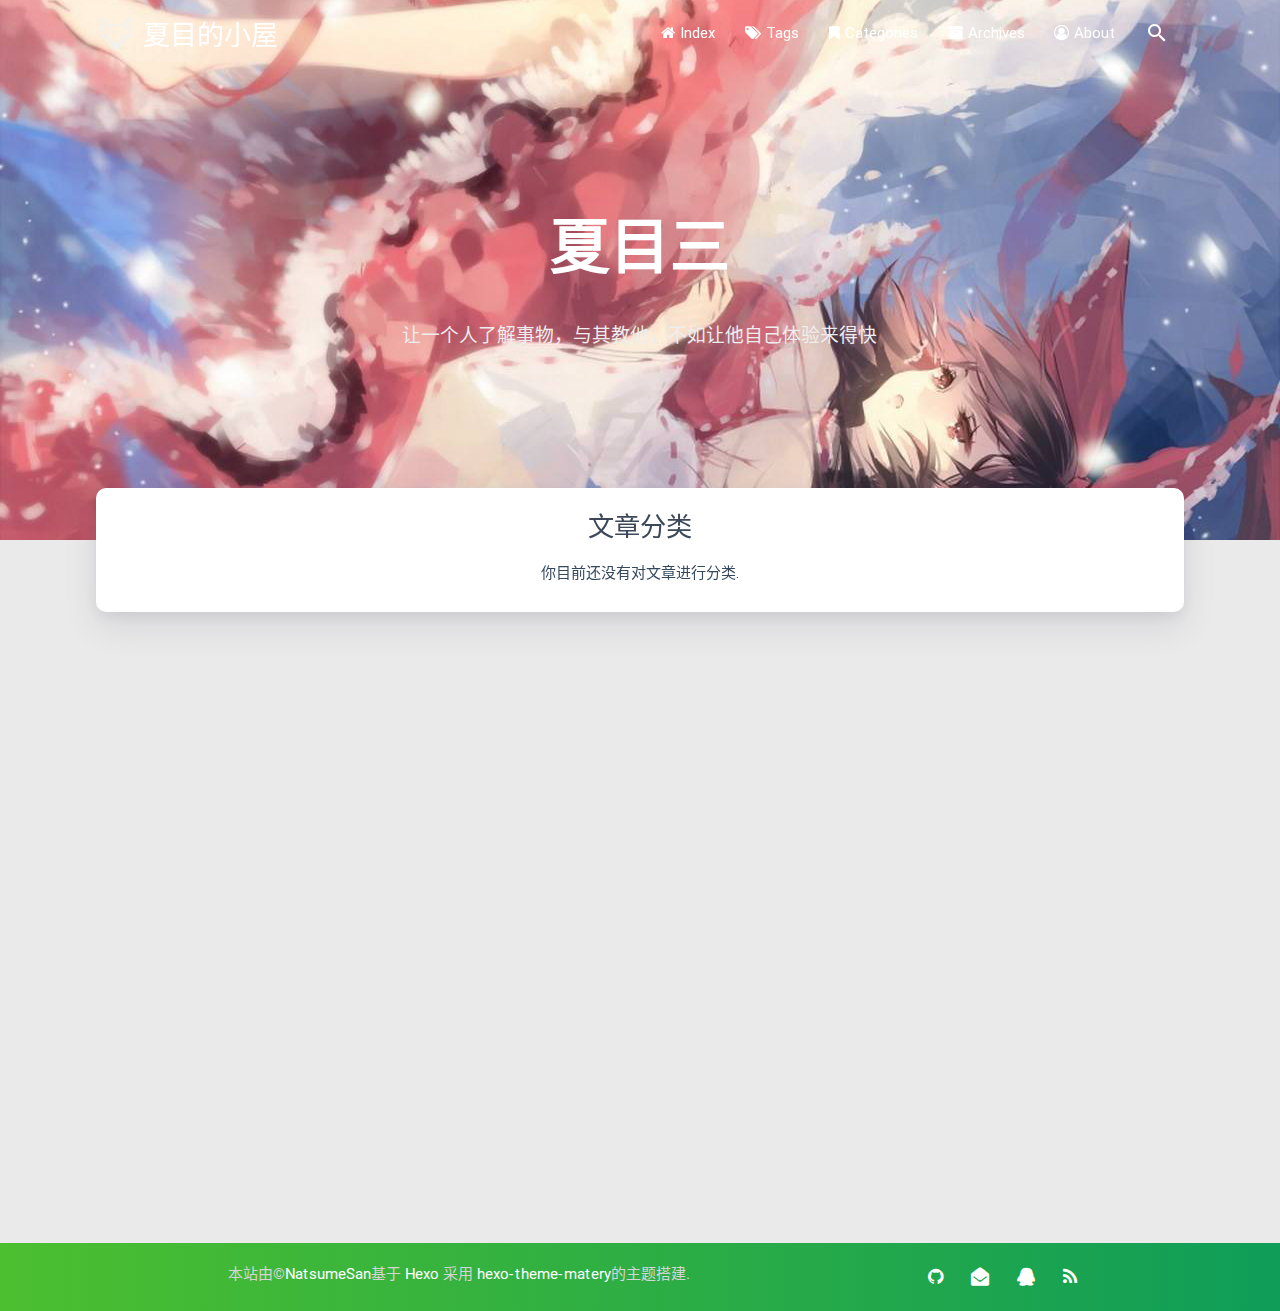
<file: categories/index.html>
<!DOCTYPE HTML>
<html lang="zh-CN">
<head>
    

<head><meta name="generator" content="Hexo 3.8.0">
    <meta charset="utf-8">
    <meta name="keywords" content="分类, 夏目的小屋">
    <meta name="description" content="分类 | 夏目的小屋">
    <meta http-equiv="X-UA-Compatible" content="IE=edge">
    <meta name="viewport" content="width=device-width, initial-scale=1.0">
    <meta name="renderer" content="webkit|ie-stand|ie-comp">
    <meta name="mobile-web-app-capable" content="yes">
    <meta name="format-detection" content="telephone=no">
    <meta name="apple-mobile-web-app-capable" content="yes">
    <meta name="apple-mobile-web-app-status-bar-style" content="black-translucent">
    <title>分类 | 夏目的小屋</title>
    <link rel="icon" type="image/png" href="/favicon.png">

    <link rel="stylesheet" type="text/css" href="/libs/awesome/css/font-awesome.min.css">
    <link rel="stylesheet" type="text/css" href="/libs/materialize/css/materialize.min.css">
    <link rel="stylesheet" type="text/css" href="/libs/aos/aos.css">
    <link rel="stylesheet" type="text/css" href="/libs/animate/animate.min.css">
    <link rel="stylesheet" type="text/css" href="/libs/lightGallery/css/lightgallery.min.css">
    <link rel="stylesheet" type="text/css" href="/css/matery.css">
    <link rel="stylesheet" type="text/css" href="/css/my.css">

    <script src="/libs/jquery/jquery-2.2.0.min.js"></script>
<link rel="stylesheet" href="/css/prism-tomorrow.css" type="text/css"></head>

</head>

<body>

<header class="navbar-fixed">
    <nav id="headNav" class="bg-color nav-transparent">
        <div id="navContainer" class="container">
            <div class="nav-wrapper">
                <div class="brand-logo">
                    <a href="/" class="waves-effect waves-light">
                        
                        <img src="/medias/logo.png" class="logo-img hide-on-small-only">
                        
                        <span class="logo-span">夏目的小屋</span>
                    </a>
                </div>
                <a href="#" data-activates="mobile-nav" class="button-collapse"><i class="fa fa-navicon"></i></a>
<ul class="right">
    
    <li class="hide-on-med-and-down">
        <a href="/" class="waves-effect waves-light">
            
            <i class="fa fa-home"></i>
            
            <span>Index</span>
        </a>
    </li>
    
    <li class="hide-on-med-and-down">
        <a href="/tags" class="waves-effect waves-light">
            
            <i class="fa fa-tags"></i>
            
            <span>Tags</span>
        </a>
    </li>
    
    <li class="hide-on-med-and-down">
        <a href="/categories" class="waves-effect waves-light">
            
            <i class="fa fa-bookmark"></i>
            
            <span>Categories</span>
        </a>
    </li>
    
    <li class="hide-on-med-and-down">
        <a href="/archives" class="waves-effect waves-light">
            
            <i class="fa fa-archive"></i>
            
            <span>Archives</span>
        </a>
    </li>
    
    <li class="hide-on-med-and-down">
        <a href="/about" class="waves-effect waves-light">
            
            <i class="fa fa-user-circle-o"></i>
            
            <span>About</span>
        </a>
    </li>
    
    <li>
        <a id="toggleSearch" class="waves-effect waves-light">
            <i id="searchIcon" class="mdi-action-search"></i>
        </a>
    </li>

</ul>

<div class="side-nav" id="mobile-nav">

    <div class="mobile-head bg-color">
        
        <img src="/medias/logo.png" class="logo-img circle responsive-img">
        
        <div class="logo-name">夏目的小屋</div>
        <div class="logo-desc">
            
            让一个人了解事物，与其教他，不如让他自己体验来得快
            
        </div>
    </div>

    <ul class="menu-list mobile-menu-list">
        
        <li>
            <a href="/" class="waves-effect waves-light">
                
                <i class="fa fa-fw fa-home"></i>
                
                Index
            </a>
        </li>
        
        <li>
            <a href="/tags" class="waves-effect waves-light">
                
                <i class="fa fa-fw fa-tags"></i>
                
                Tags
            </a>
        </li>
        
        <li>
            <a href="/categories" class="waves-effect waves-light">
                
                <i class="fa fa-fw fa-bookmark"></i>
                
                Categories
            </a>
        </li>
        
        <li>
            <a href="/archives" class="waves-effect waves-light">
                
                <i class="fa fa-fw fa-archive"></i>
                
                Archives
            </a>
        </li>
        
        <li>
            <a href="/about" class="waves-effect waves-light">
                
                <i class="fa fa-fw fa-user-circle-o"></i>
                
                About
            </a>
        </li>
        
        
        <li><div class="divider"></div></li>
        <li>
            <a href="https://github.com/blinkfox/hexo-theme-matery" class="waves-effect waves-light" target="_blank">
                <i class="fa fa-github-square fa-fw"></i>Fork Me
            </a>
        </li>
        
    </ul>

    <div class="social-link"><a href="https://github.com/NatsumeSan" class="tooltipped" target="_blank" data-tooltip="访问我的GitHub" data-position="top" data-delay="50">
    <i class="fa fa-github"></i>
</a>
<a href="mailto:18870285338@163.com" class="tooltipped" target="_blank" data-tooltip="邮件联系我" data-position="top" data-delay="50">
    <i class="fa fa-envelope-open"></i>
</a>
<a href="#!" class="tooltipped" data-tooltip="QQ联系我: 1341612660" data-position="top" data-delay="50">
    <i class="fa fa-qq"></i>
</a>

<a href="/atom.xml" class="tooltipped" target="_blank" data-tooltip="RSS 订阅" data-position="top" data-delay="50">
    <i class="fa fa-rss"></i>
</a>
</div>
</div>

            </div>
        </div>

        
        <style>
    .nav-transparent .github-corner {
        display: none !important;
    }

    .github-corner {
        position: absolute;
        z-index: 10;
        top: 0;
        right: 0;
        border: 0;
        transform: scale(1.1);
    }

    .github-corner svg {
        color: #0f9d58;
        fill: #fff;
        height: 64px;
        width: 64px;
    }

    .github-corner:hover .octo-arm {
        animation: a 0.56s ease-in-out;
    }

    .github-corner .octo-arm {
        animation: none;
    }

    @keyframes a {
        0%,
        to {
            transform: rotate(0);
        }
        20%,
        60% {
            transform: rotate(-25deg);
        }
        40%,
        80% {
            transform: rotate(10deg);
        }
    }
</style>

<a href="https://github.com/blinkfox/hexo-theme-matery" class="github-corner tooltipped hide-on-med-and-down" target="_blank" data-tooltip="Fork Me" data-position="left" data-delay="50">
    <svg viewbox="0 0 250 250" aria-hidden="true">
        <path d="M0,0 L115,115 L130,115 L142,142 L250,250 L250,0 Z"/>
        <path d="M128.3,109.0 C113.8,99.7 119.0,89.6 119.0,89.6 C122.0,82.7 120.5,78.6 120.5,78.6 C119.2,72.0 123.4,76.3 123.4,76.3 C127.3,80.9 125.5,87.3 125.5,87.3 C122.9,97.6 130.6,101.9 134.4,103.2" fill="currentColor" style="transform-origin: 130px 106px;" class="octo-arm"/>
        <path d="M115.0,115.0 C114.9,115.1 118.7,116.5 119.8,115.4 L133.7,101.6 C136.9,99.2 139.9,98.4 142.2,98.6 C133.8,88.0 127.5,74.4 143.8,58.0 C148.5,53.4 154.0,51.2 159.7,51.0 C160.3,49.4 163.2,43.6 171.4,40.1 C171.4,40.1 176.1,42.5 178.8,56.2 C183.1,58.6 187.2,61.8 190.9,65.4 C194.5,69.0 197.7,73.2 200.1,77.6 C213.8,80.2 216.3,84.9 216.3,84.9 C212.7,93.1 206.9,96.0 205.4,96.6 C205.1,102.4 203.0,107.8 198.3,112.5 C181.9,128.9 168.3,122.5 157.7,114.1 C157.9,116.9 156.7,120.9 152.7,124.9 L141.0,136.5 C139.8,137.7 141.6,141.9 141.8,141.8 Z" fill="currentColor" class="octo-body"/>
    </svg>
</a>
        
    </nav>
</header>

<div class="bg-cover  about-cover" style="background-image: url('/medias/cover.jpg')">
    <div class="container">
        <div class="row">
            <div class="col s10 offset-s1 m8 offset-m2 l8 offset-l2">
                <div class="brand">
                    <div class="title center-align">
                    
                        夏目三
                    
                    </div>

                    <div class="description center-align">
                    
                        让一个人了解事物，与其教他，不如让他自己体验来得快
                    
                    </div>
                </div>
            </div>
        </div>
        
    </div>
</div>

<script>
// Dynamically switch banner pictures every day.
$('.bg-cover').css('background-image', 'url(/medias/banner/' + new Date().getDay() + '.jpg)');
</script>

<main class="content">

    

<div id="category-cloud" class="container chip-container">
    <div class="card">
        <div class="card-content">
            <div class="tag-title center-align">文章分类</div>
            <div class="tag-chips">
                
                你目前还没有对文章进行分类.
                
            </div>
        </div>
    </div>
</div>

    

</main>

<footer class="page-footer bg-color">
    <div class="container row center-align">
        <div class="col s12 m8 l8 copy-right">
            本站由&copy;<a href="https://NatsumeSan.github.io/" target="_blank">NatsumeSan</a>基于
            <a href="https://hexo.io/" target="_blank">Hexo</a> 采用
            <a href="https://github.com/blinkfox/hexo-theme-matery" target="_blank">hexo-theme-matery</a>的主题搭建.
        </div>
        <div class="col s12 m4 l4 social-link"><a href="https://github.com/NatsumeSan" class="tooltipped" target="_blank" data-tooltip="访问我的GitHub" data-position="top" data-delay="50">
    <i class="fa fa-github"></i>
</a>
<a href="mailto:18870285338@163.com" class="tooltipped" target="_blank" data-tooltip="邮件联系我" data-position="top" data-delay="50">
    <i class="fa fa-envelope-open"></i>
</a>
<a href="#!" class="tooltipped" data-tooltip="QQ联系我: 1341612660" data-position="top" data-delay="50">
    <i class="fa fa-qq"></i>
</a>

<a href="/atom.xml" class="tooltipped" target="_blank" data-tooltip="RSS 订阅" data-position="top" data-delay="50">
    <i class="fa fa-rss"></i>
</a>
</div>
    </div>
</footer>

<div class="progress-bar"></div>


<!-- 搜索遮罩框 -->
<div id="searchModal" class="modal">
    <div class="modal-content">
        <div class="search-header">
            <span class="title">搜索</span>
            <input type="search" id="searchInput" name="s" placeholder="请输入搜索的关键字" class="search-input" autofocus>
        </div>
        <div id="searchResult"></div>
    </div>
</div>

<script src="/js/search.js"></script>
<script type="text/javascript">
    searchFunc("/" + "search.xml", 'searchInput', 'searchResult');
</script>
<!-- 回到顶部按钮 -->
<div id="backTop" class="top-scroll">
    <a class="btn-floating btn-large waves-effect waves-light" href="#!">
        <i class="fa fa-angle-up"></i>
    </a>
</div>


<script src="/libs/materialize/js/materialize.min.js"></script>
<script src="/libs/masonry/masonry.pkgd.min.js"></script>
<script src="/libs/aos/aos.js"></script>
<script src="/libs/scrollprogress/scrollProgress.min.js"></script>
<script src="/libs/lightGallery/js/lightgallery-all.min.js"></script>
<script src="/js/matery.js"></script>
</body>
</html>
</file>
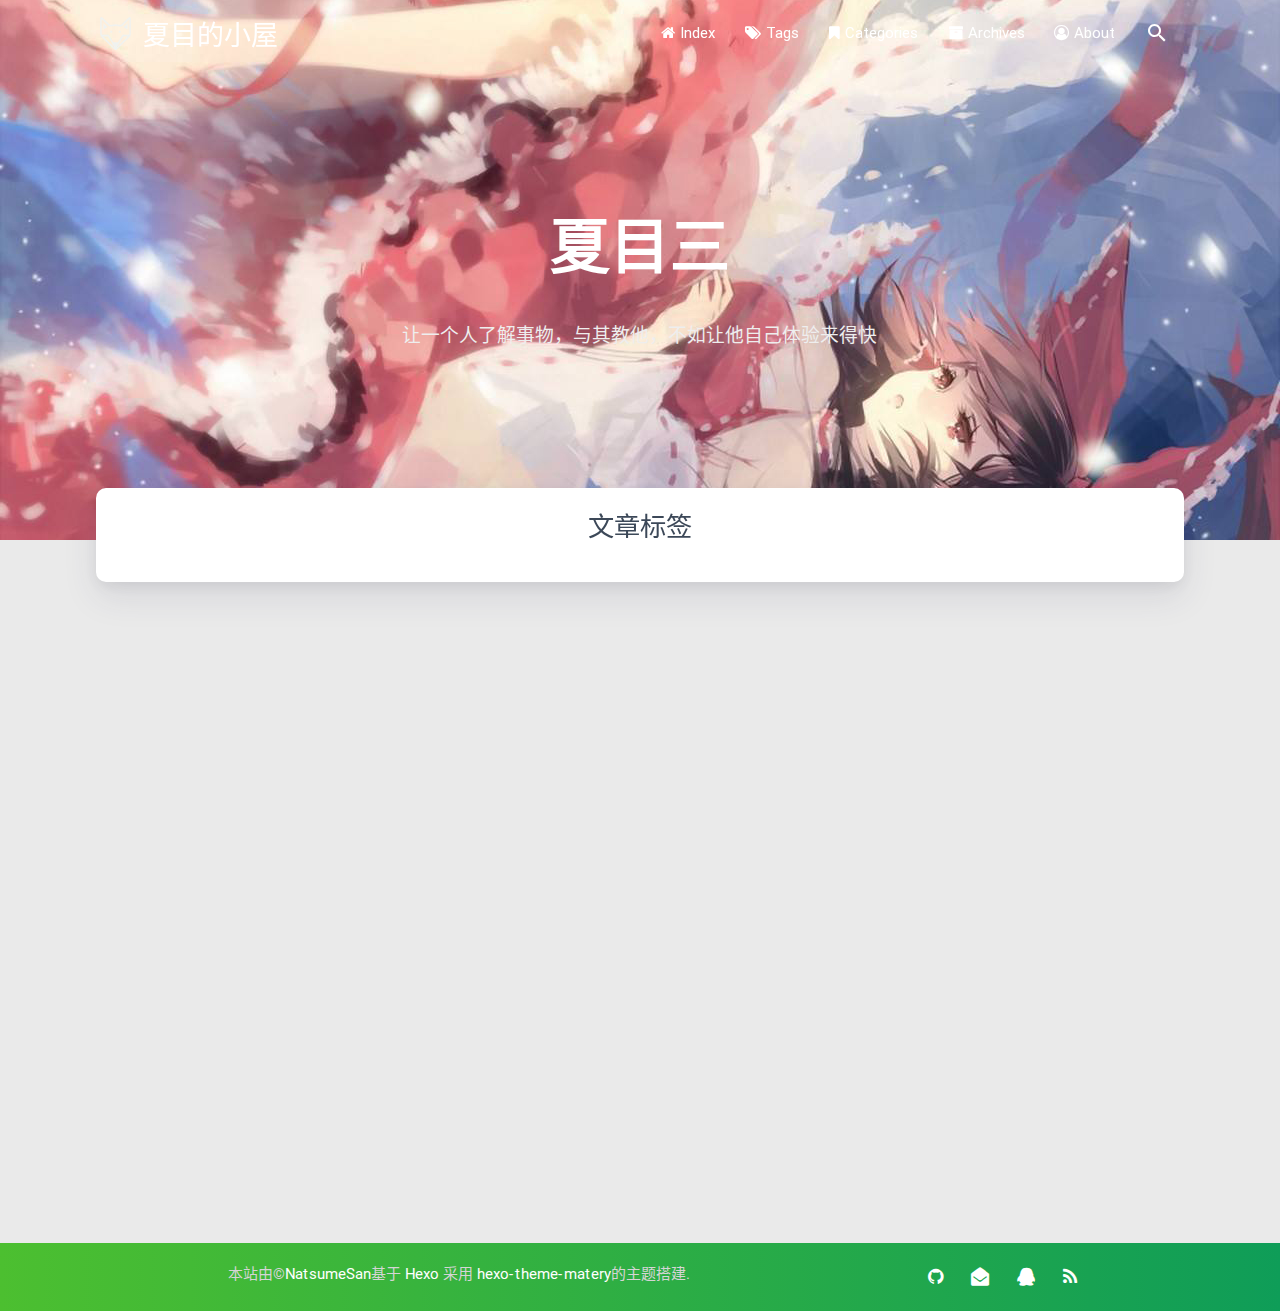
<file: tags/index.html>
<!DOCTYPE HTML>
<html lang="zh-CN">
<head>
    

<head><meta name="generator" content="Hexo 3.8.0">
    <meta charset="utf-8">
    <meta name="keywords" content="标签, 夏目的小屋">
    <meta name="description" content="标签 | 夏目的小屋">
    <meta http-equiv="X-UA-Compatible" content="IE=edge">
    <meta name="viewport" content="width=device-width, initial-scale=1.0">
    <meta name="renderer" content="webkit|ie-stand|ie-comp">
    <meta name="mobile-web-app-capable" content="yes">
    <meta name="format-detection" content="telephone=no">
    <meta name="apple-mobile-web-app-capable" content="yes">
    <meta name="apple-mobile-web-app-status-bar-style" content="black-translucent">
    <title>标签 | 夏目的小屋</title>
    <link rel="icon" type="image/png" href="/favicon.png">

    <link rel="stylesheet" type="text/css" href="/libs/awesome/css/font-awesome.min.css">
    <link rel="stylesheet" type="text/css" href="/libs/materialize/css/materialize.min.css">
    <link rel="stylesheet" type="text/css" href="/libs/aos/aos.css">
    <link rel="stylesheet" type="text/css" href="/libs/animate/animate.min.css">
    <link rel="stylesheet" type="text/css" href="/libs/lightGallery/css/lightgallery.min.css">
    <link rel="stylesheet" type="text/css" href="/css/matery.css">
    <link rel="stylesheet" type="text/css" href="/css/my.css">

    <script src="/libs/jquery/jquery-2.2.0.min.js"></script>
<link rel="stylesheet" href="/css/prism-tomorrow.css" type="text/css"></head>

</head>

<body>

<header class="navbar-fixed">
    <nav id="headNav" class="bg-color nav-transparent">
        <div id="navContainer" class="container">
            <div class="nav-wrapper">
                <div class="brand-logo">
                    <a href="/" class="waves-effect waves-light">
                        
                        <img src="/medias/logo.png" class="logo-img hide-on-small-only">
                        
                        <span class="logo-span">夏目的小屋</span>
                    </a>
                </div>
                <a href="#" data-activates="mobile-nav" class="button-collapse"><i class="fa fa-navicon"></i></a>
<ul class="right">
    
    <li class="hide-on-med-and-down">
        <a href="/" class="waves-effect waves-light">
            
            <i class="fa fa-home"></i>
            
            <span>Index</span>
        </a>
    </li>
    
    <li class="hide-on-med-and-down">
        <a href="/tags" class="waves-effect waves-light">
            
            <i class="fa fa-tags"></i>
            
            <span>Tags</span>
        </a>
    </li>
    
    <li class="hide-on-med-and-down">
        <a href="/categories" class="waves-effect waves-light">
            
            <i class="fa fa-bookmark"></i>
            
            <span>Categories</span>
        </a>
    </li>
    
    <li class="hide-on-med-and-down">
        <a href="/archives" class="waves-effect waves-light">
            
            <i class="fa fa-archive"></i>
            
            <span>Archives</span>
        </a>
    </li>
    
    <li class="hide-on-med-and-down">
        <a href="/about" class="waves-effect waves-light">
            
            <i class="fa fa-user-circle-o"></i>
            
            <span>About</span>
        </a>
    </li>
    
    <li>
        <a id="toggleSearch" class="waves-effect waves-light">
            <i id="searchIcon" class="mdi-action-search"></i>
        </a>
    </li>

</ul>

<div class="side-nav" id="mobile-nav">

    <div class="mobile-head bg-color">
        
        <img src="/medias/logo.png" class="logo-img circle responsive-img">
        
        <div class="logo-name">夏目的小屋</div>
        <div class="logo-desc">
            
            让一个人了解事物，与其教他，不如让他自己体验来得快
            
        </div>
    </div>

    <ul class="menu-list mobile-menu-list">
        
        <li>
            <a href="/" class="waves-effect waves-light">
                
                <i class="fa fa-fw fa-home"></i>
                
                Index
            </a>
        </li>
        
        <li>
            <a href="/tags" class="waves-effect waves-light">
                
                <i class="fa fa-fw fa-tags"></i>
                
                Tags
            </a>
        </li>
        
        <li>
            <a href="/categories" class="waves-effect waves-light">
                
                <i class="fa fa-fw fa-bookmark"></i>
                
                Categories
            </a>
        </li>
        
        <li>
            <a href="/archives" class="waves-effect waves-light">
                
                <i class="fa fa-fw fa-archive"></i>
                
                Archives
            </a>
        </li>
        
        <li>
            <a href="/about" class="waves-effect waves-light">
                
                <i class="fa fa-fw fa-user-circle-o"></i>
                
                About
            </a>
        </li>
        
        
        <li><div class="divider"></div></li>
        <li>
            <a href="https://github.com/blinkfox/hexo-theme-matery" class="waves-effect waves-light" target="_blank">
                <i class="fa fa-github-square fa-fw"></i>Fork Me
            </a>
        </li>
        
    </ul>

    <div class="social-link"><a href="https://github.com/NatsumeSan" class="tooltipped" target="_blank" data-tooltip="访问我的GitHub" data-position="top" data-delay="50">
    <i class="fa fa-github"></i>
</a>
<a href="mailto:18870285338@163.com" class="tooltipped" target="_blank" data-tooltip="邮件联系我" data-position="top" data-delay="50">
    <i class="fa fa-envelope-open"></i>
</a>
<a href="#!" class="tooltipped" data-tooltip="QQ联系我: 1341612660" data-position="top" data-delay="50">
    <i class="fa fa-qq"></i>
</a>

<a href="/atom.xml" class="tooltipped" target="_blank" data-tooltip="RSS 订阅" data-position="top" data-delay="50">
    <i class="fa fa-rss"></i>
</a>
</div>
</div>

            </div>
        </div>

        
        <style>
    .nav-transparent .github-corner {
        display: none !important;
    }

    .github-corner {
        position: absolute;
        z-index: 10;
        top: 0;
        right: 0;
        border: 0;
        transform: scale(1.1);
    }

    .github-corner svg {
        color: #0f9d58;
        fill: #fff;
        height: 64px;
        width: 64px;
    }

    .github-corner:hover .octo-arm {
        animation: a 0.56s ease-in-out;
    }

    .github-corner .octo-arm {
        animation: none;
    }

    @keyframes a {
        0%,
        to {
            transform: rotate(0);
        }
        20%,
        60% {
            transform: rotate(-25deg);
        }
        40%,
        80% {
            transform: rotate(10deg);
        }
    }
</style>

<a href="https://github.com/blinkfox/hexo-theme-matery" class="github-corner tooltipped hide-on-med-and-down" target="_blank" data-tooltip="Fork Me" data-position="left" data-delay="50">
    <svg viewbox="0 0 250 250" aria-hidden="true">
        <path d="M0,0 L115,115 L130,115 L142,142 L250,250 L250,0 Z"/>
        <path d="M128.3,109.0 C113.8,99.7 119.0,89.6 119.0,89.6 C122.0,82.7 120.5,78.6 120.5,78.6 C119.2,72.0 123.4,76.3 123.4,76.3 C127.3,80.9 125.5,87.3 125.5,87.3 C122.9,97.6 130.6,101.9 134.4,103.2" fill="currentColor" style="transform-origin: 130px 106px;" class="octo-arm"/>
        <path d="M115.0,115.0 C114.9,115.1 118.7,116.5 119.8,115.4 L133.7,101.6 C136.9,99.2 139.9,98.4 142.2,98.6 C133.8,88.0 127.5,74.4 143.8,58.0 C148.5,53.4 154.0,51.2 159.7,51.0 C160.3,49.4 163.2,43.6 171.4,40.1 C171.4,40.1 176.1,42.5 178.8,56.2 C183.1,58.6 187.2,61.8 190.9,65.4 C194.5,69.0 197.7,73.2 200.1,77.6 C213.8,80.2 216.3,84.9 216.3,84.9 C212.7,93.1 206.9,96.0 205.4,96.6 C205.1,102.4 203.0,107.8 198.3,112.5 C181.9,128.9 168.3,122.5 157.7,114.1 C157.9,116.9 156.7,120.9 152.7,124.9 L141.0,136.5 C139.8,137.7 141.6,141.9 141.8,141.8 Z" fill="currentColor" class="octo-body"/>
    </svg>
</a>
        
    </nav>
</header>

<div class="bg-cover  about-cover" style="background-image: url('/medias/cover.jpg')">
    <div class="container">
        <div class="row">
            <div class="col s10 offset-s1 m8 offset-m2 l8 offset-l2">
                <div class="brand">
                    <div class="title center-align">
                    
                        夏目三
                    
                    </div>

                    <div class="description center-align">
                    
                        让一个人了解事物，与其教他，不如让他自己体验来得快
                    
                    </div>
                </div>
            </div>
        </div>
        
    </div>
</div>

<script>
// Dynamically switch banner pictures every day.
$('.bg-cover').css('background-image', 'url(/medias/banner/' + new Date().getDay() + '.jpg)');
</script>

<main class="content">

    

<div id="tags" class="container chip-container">
    <div class="card">
        <div class="card-content">
            <div class="tag-title center-align">文章标签</div>
            <div class="tag-chips">
                
            </div>
        </div>
    </div>
</div>

    

</main>

<footer class="page-footer bg-color">
    <div class="container row center-align">
        <div class="col s12 m8 l8 copy-right">
            本站由&copy;<a href="https://NatsumeSan.github.io/" target="_blank">NatsumeSan</a>基于
            <a href="https://hexo.io/" target="_blank">Hexo</a> 采用
            <a href="https://github.com/blinkfox/hexo-theme-matery" target="_blank">hexo-theme-matery</a>的主题搭建.
        </div>
        <div class="col s12 m4 l4 social-link"><a href="https://github.com/NatsumeSan" class="tooltipped" target="_blank" data-tooltip="访问我的GitHub" data-position="top" data-delay="50">
    <i class="fa fa-github"></i>
</a>
<a href="mailto:18870285338@163.com" class="tooltipped" target="_blank" data-tooltip="邮件联系我" data-position="top" data-delay="50">
    <i class="fa fa-envelope-open"></i>
</a>
<a href="#!" class="tooltipped" data-tooltip="QQ联系我: 1341612660" data-position="top" data-delay="50">
    <i class="fa fa-qq"></i>
</a>

<a href="/atom.xml" class="tooltipped" target="_blank" data-tooltip="RSS 订阅" data-position="top" data-delay="50">
    <i class="fa fa-rss"></i>
</a>
</div>
    </div>
</footer>

<div class="progress-bar"></div>


<!-- 搜索遮罩框 -->
<div id="searchModal" class="modal">
    <div class="modal-content">
        <div class="search-header">
            <span class="title">搜索</span>
            <input type="search" id="searchInput" name="s" placeholder="请输入搜索的关键字" class="search-input" autofocus>
        </div>
        <div id="searchResult"></div>
    </div>
</div>

<script src="/js/search.js"></script>
<script type="text/javascript">
    searchFunc("/" + "search.xml", 'searchInput', 'searchResult');
</script>
<!-- 回到顶部按钮 -->
<div id="backTop" class="top-scroll">
    <a class="btn-floating btn-large waves-effect waves-light" href="#!">
        <i class="fa fa-angle-up"></i>
    </a>
</div>


<script src="/libs/materialize/js/materialize.min.js"></script>
<script src="/libs/masonry/masonry.pkgd.min.js"></script>
<script src="/libs/aos/aos.js"></script>
<script src="/libs/scrollprogress/scrollProgress.min.js"></script>
<script src="/libs/lightGallery/js/lightgallery-all.min.js"></script>
<script src="/js/matery.js"></script>
</body>
</html>
</file>
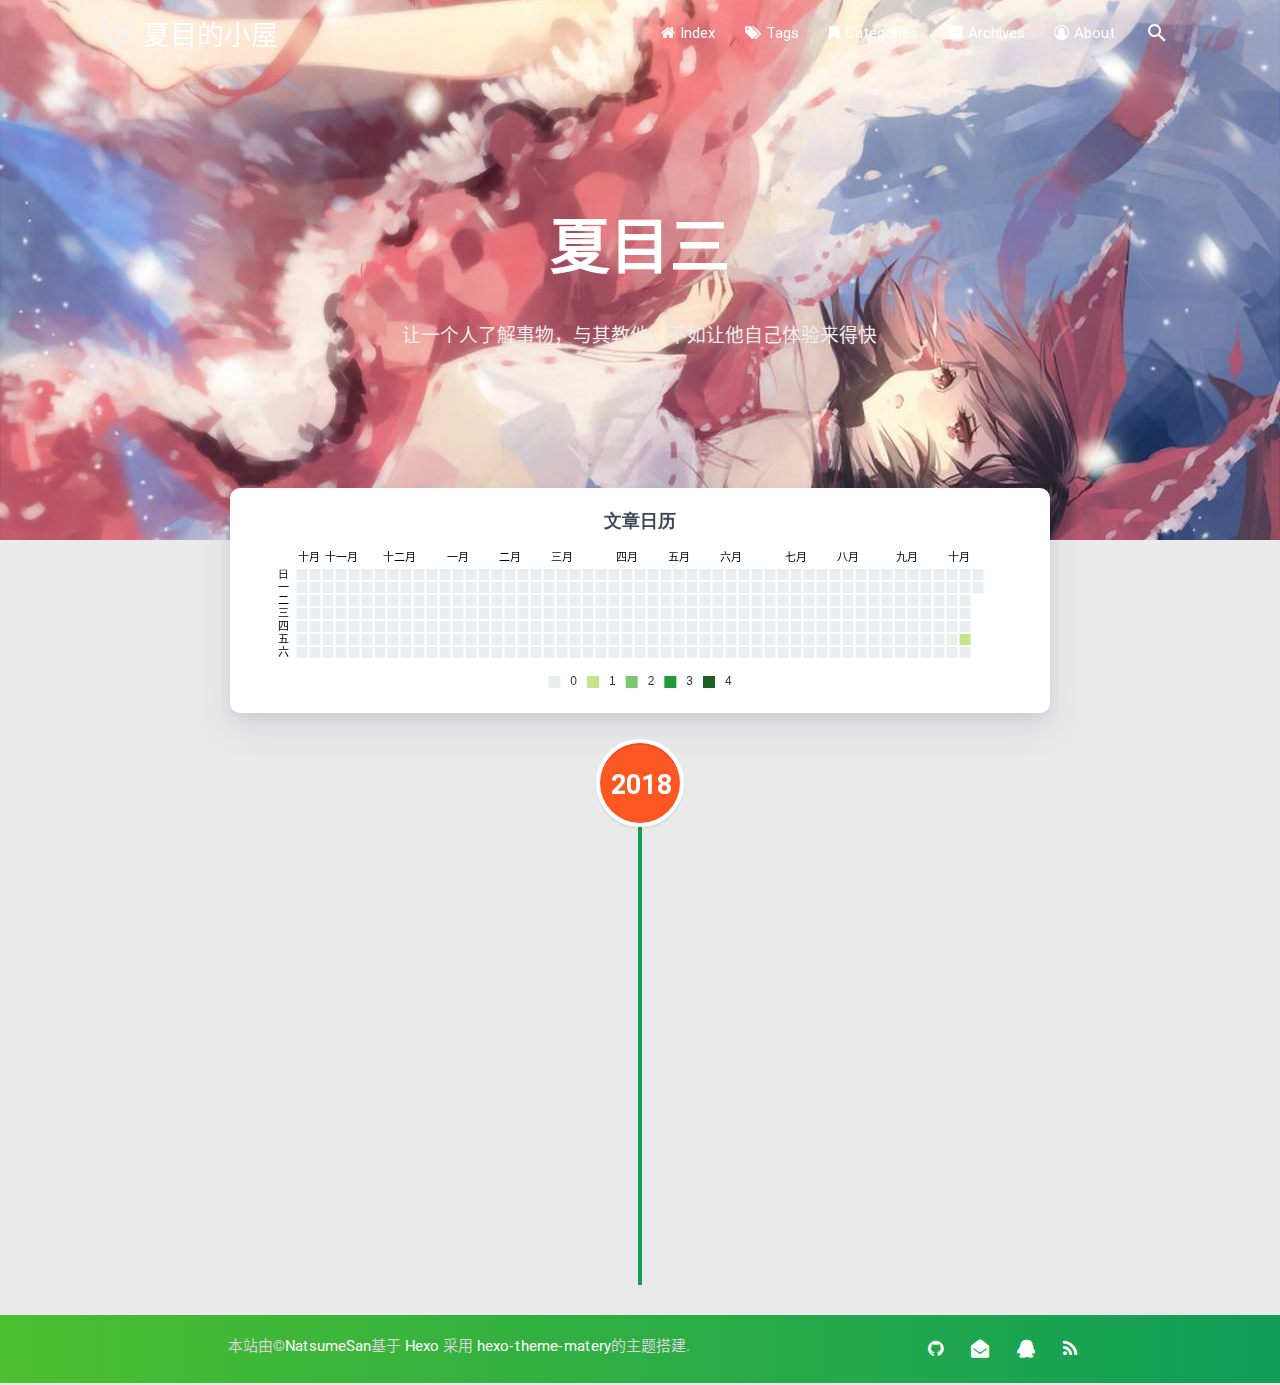
<file: archives/2018/index.html>
<!DOCTYPE HTML>
<html lang="zh-CN">
<head>
    

<head><meta name="generator" content="Hexo 3.8.0">
    <meta charset="utf-8">
    <meta name="keywords" content="归档: 2018, 夏目的小屋">
    <meta name="description" content="归档: 2018 | 夏目的小屋">
    <meta http-equiv="X-UA-Compatible" content="IE=edge">
    <meta name="viewport" content="width=device-width, initial-scale=1.0">
    <meta name="renderer" content="webkit|ie-stand|ie-comp">
    <meta name="mobile-web-app-capable" content="yes">
    <meta name="format-detection" content="telephone=no">
    <meta name="apple-mobile-web-app-capable" content="yes">
    <meta name="apple-mobile-web-app-status-bar-style" content="black-translucent">
    <title>归档: 2018 | 夏目的小屋</title>
    <link rel="icon" type="image/png" href="/favicon.png">

    <link rel="stylesheet" type="text/css" href="/libs/awesome/css/font-awesome.min.css">
    <link rel="stylesheet" type="text/css" href="/libs/materialize/css/materialize.min.css">
    <link rel="stylesheet" type="text/css" href="/libs/aos/aos.css">
    <link rel="stylesheet" type="text/css" href="/libs/animate/animate.min.css">
    <link rel="stylesheet" type="text/css" href="/libs/lightGallery/css/lightgallery.min.css">
    <link rel="stylesheet" type="text/css" href="/css/matery.css">
    <link rel="stylesheet" type="text/css" href="/css/my.css">

    <script src="/libs/jquery/jquery-2.2.0.min.js"></script>
<link rel="stylesheet" href="/css/prism-tomorrow.css" type="text/css"></head>

</head>

<body>

<header class="navbar-fixed">
    <nav id="headNav" class="bg-color nav-transparent">
        <div id="navContainer" class="container">
            <div class="nav-wrapper">
                <div class="brand-logo">
                    <a href="/" class="waves-effect waves-light">
                        
                        <img src="/medias/logo.png" class="logo-img hide-on-small-only">
                        
                        <span class="logo-span">夏目的小屋</span>
                    </a>
                </div>
                <a href="#" data-activates="mobile-nav" class="button-collapse"><i class="fa fa-navicon"></i></a>
<ul class="right">
    
    <li class="hide-on-med-and-down">
        <a href="/" class="waves-effect waves-light">
            
            <i class="fa fa-home"></i>
            
            <span>Index</span>
        </a>
    </li>
    
    <li class="hide-on-med-and-down">
        <a href="/tags" class="waves-effect waves-light">
            
            <i class="fa fa-tags"></i>
            
            <span>Tags</span>
        </a>
    </li>
    
    <li class="hide-on-med-and-down">
        <a href="/categories" class="waves-effect waves-light">
            
            <i class="fa fa-bookmark"></i>
            
            <span>Categories</span>
        </a>
    </li>
    
    <li class="hide-on-med-and-down">
        <a href="/archives" class="waves-effect waves-light">
            
            <i class="fa fa-archive"></i>
            
            <span>Archives</span>
        </a>
    </li>
    
    <li class="hide-on-med-and-down">
        <a href="/about" class="waves-effect waves-light">
            
            <i class="fa fa-user-circle-o"></i>
            
            <span>About</span>
        </a>
    </li>
    
    <li>
        <a id="toggleSearch" class="waves-effect waves-light">
            <i id="searchIcon" class="mdi-action-search"></i>
        </a>
    </li>

</ul>

<div class="side-nav" id="mobile-nav">

    <div class="mobile-head bg-color">
        
        <img src="/medias/logo.png" class="logo-img circle responsive-img">
        
        <div class="logo-name">夏目的小屋</div>
        <div class="logo-desc">
            
            让一个人了解事物，与其教他，不如让他自己体验来得快
            
        </div>
    </div>

    <ul class="menu-list mobile-menu-list">
        
        <li>
            <a href="/" class="waves-effect waves-light">
                
                <i class="fa fa-fw fa-home"></i>
                
                Index
            </a>
        </li>
        
        <li>
            <a href="/tags" class="waves-effect waves-light">
                
                <i class="fa fa-fw fa-tags"></i>
                
                Tags
            </a>
        </li>
        
        <li>
            <a href="/categories" class="waves-effect waves-light">
                
                <i class="fa fa-fw fa-bookmark"></i>
                
                Categories
            </a>
        </li>
        
        <li>
            <a href="/archives" class="waves-effect waves-light">
                
                <i class="fa fa-fw fa-archive"></i>
                
                Archives
            </a>
        </li>
        
        <li>
            <a href="/about" class="waves-effect waves-light">
                
                <i class="fa fa-fw fa-user-circle-o"></i>
                
                About
            </a>
        </li>
        
        
        <li><div class="divider"></div></li>
        <li>
            <a href="https://github.com/blinkfox/hexo-theme-matery" class="waves-effect waves-light" target="_blank">
                <i class="fa fa-github-square fa-fw"></i>Fork Me
            </a>
        </li>
        
    </ul>

    <div class="social-link"><a href="https://github.com/NatsumeSan" class="tooltipped" target="_blank" data-tooltip="访问我的GitHub" data-position="top" data-delay="50">
    <i class="fa fa-github"></i>
</a>
<a href="mailto:18870285338@163.com" class="tooltipped" target="_blank" data-tooltip="邮件联系我" data-position="top" data-delay="50">
    <i class="fa fa-envelope-open"></i>
</a>
<a href="#!" class="tooltipped" data-tooltip="QQ联系我: 1341612660" data-position="top" data-delay="50">
    <i class="fa fa-qq"></i>
</a>

<a href="/atom.xml" class="tooltipped" target="_blank" data-tooltip="RSS 订阅" data-position="top" data-delay="50">
    <i class="fa fa-rss"></i>
</a>
</div>
</div>

            </div>
        </div>

        
        <style>
    .nav-transparent .github-corner {
        display: none !important;
    }

    .github-corner {
        position: absolute;
        z-index: 10;
        top: 0;
        right: 0;
        border: 0;
        transform: scale(1.1);
    }

    .github-corner svg {
        color: #0f9d58;
        fill: #fff;
        height: 64px;
        width: 64px;
    }

    .github-corner:hover .octo-arm {
        animation: a 0.56s ease-in-out;
    }

    .github-corner .octo-arm {
        animation: none;
    }

    @keyframes a {
        0%,
        to {
            transform: rotate(0);
        }
        20%,
        60% {
            transform: rotate(-25deg);
        }
        40%,
        80% {
            transform: rotate(10deg);
        }
    }
</style>

<a href="https://github.com/blinkfox/hexo-theme-matery" class="github-corner tooltipped hide-on-med-and-down" target="_blank" data-tooltip="Fork Me" data-position="left" data-delay="50">
    <svg viewbox="0 0 250 250" aria-hidden="true">
        <path d="M0,0 L115,115 L130,115 L142,142 L250,250 L250,0 Z"/>
        <path d="M128.3,109.0 C113.8,99.7 119.0,89.6 119.0,89.6 C122.0,82.7 120.5,78.6 120.5,78.6 C119.2,72.0 123.4,76.3 123.4,76.3 C127.3,80.9 125.5,87.3 125.5,87.3 C122.9,97.6 130.6,101.9 134.4,103.2" fill="currentColor" style="transform-origin: 130px 106px;" class="octo-arm"/>
        <path d="M115.0,115.0 C114.9,115.1 118.7,116.5 119.8,115.4 L133.7,101.6 C136.9,99.2 139.9,98.4 142.2,98.6 C133.8,88.0 127.5,74.4 143.8,58.0 C148.5,53.4 154.0,51.2 159.7,51.0 C160.3,49.4 163.2,43.6 171.4,40.1 C171.4,40.1 176.1,42.5 178.8,56.2 C183.1,58.6 187.2,61.8 190.9,65.4 C194.5,69.0 197.7,73.2 200.1,77.6 C213.8,80.2 216.3,84.9 216.3,84.9 C212.7,93.1 206.9,96.0 205.4,96.6 C205.1,102.4 203.0,107.8 198.3,112.5 C181.9,128.9 168.3,122.5 157.7,114.1 C157.9,116.9 156.7,120.9 152.7,124.9 L141.0,136.5 C139.8,137.7 141.6,141.9 141.8,141.8 Z" fill="currentColor" class="octo-body"/>
    </svg>
</a>
        
    </nav>
</header>

<div class="bg-cover  about-cover" style="background-image: url('/medias/cover.jpg')">
    <div class="container">
        <div class="row">
            <div class="col s10 offset-s1 m8 offset-m2 l8 offset-l2">
                <div class="brand">
                    <div class="title center-align">
                    
                        夏目三
                    
                    </div>

                    <div class="description center-align">
                    
                        让一个人了解事物，与其教他，不如让他自己体验来得快
                    
                    </div>
                </div>
            </div>
        </div>
        
    </div>
</div>

<script>
// Dynamically switch banner pictures every day.
$('.bg-cover').css('background-image', 'url(/medias/banner/' + new Date().getDay() + '.jpg)');
</script>

<main class="content">

    
    <div class="container archive-calendar">
    <div class="card">
        <div id="post-calendar" class="card-content"></div>
    </div>
</div>

<script type="text/javascript" src="/libs/echarts/echarts.min.js"></script>
<script type="text/javascript">
    let myChart = echarts.init(document.getElementById('post-calendar'));

    

    let option = {
        title: {
            top: 0,
            text: '文章日历',
            left: 'center',
            textStyle: {
                color: '#3C4858'
            }
        },
        tooltip: {
            padding: 10,
            backgroundColor: '#555',
            borderColor: '#777',
            borderWidth: 1,
            formatter: function (obj) {
                var value = obj.value;
                return '<div style="font-size: 14px;">' + value[0] + '：' + value[1] + '</div>';
            }
        },
        visualMap: {
            show: true,
            showLabel: true,
            categories: [0, 1, 2, 3, 4],
            calculable: true,
            inRange: {
                symbol: 'rect',
                color: ['#ebedf0', '#c6e48b', '#7bc96f', '#239a3b', '#196127']
            },
            itemWidth: 12,
            itemHeight: 12,
            orient: 'horizontal',
            left: 'center',
            bottom: 0
        },
        calendar: [{
            left: 'center',
            range: ["2017-10-22", "2018-10-22"],
            cellSize: [13, 13],
            splitLine: {
                show: false
            },
            itemStyle: {
                borderColor: '#fff',
                borderWidth: 2
            },
            yearLabel: {
                show: false
            },
            monthLabel: {
                nameMap: 'cn',
                fontSize: 11
            },
            dayLabel: {
                formatter: '{start}  1st',
                nameMap: 'cn',
                fontSize: 11
            }
        }],
        series: [{
            type: 'heatmap',
            coordinateSystem: 'calendar',
            calendarIndex: 0,
            data: [["2017-10-22", 0], ["2017-10-23", 0], ["2017-10-24", 0], ["2017-10-25", 0], ["2017-10-26", 0], ["2017-10-27", 0], ["2017-10-28", 0], ["2017-10-29", 0], ["2017-10-30", 0], ["2017-10-31", 0], ["2017-11-01", 0], ["2017-11-02", 0], ["2017-11-03", 0], ["2017-11-04", 0], ["2017-11-05", 0], ["2017-11-06", 0], ["2017-11-07", 0], ["2017-11-08", 0], ["2017-11-09", 0], ["2017-11-10", 0], ["2017-11-11", 0], ["2017-11-12", 0], ["2017-11-13", 0], ["2017-11-14", 0], ["2017-11-15", 0], ["2017-11-16", 0], ["2017-11-17", 0], ["2017-11-18", 0], ["2017-11-19", 0], ["2017-11-20", 0], ["2017-11-21", 0], ["2017-11-22", 0], ["2017-11-23", 0], ["2017-11-24", 0], ["2017-11-25", 0], ["2017-11-26", 0], ["2017-11-27", 0], ["2017-11-28", 0], ["2017-11-29", 0], ["2017-11-30", 0], ["2017-12-01", 0], ["2017-12-02", 0], ["2017-12-03", 0], ["2017-12-04", 0], ["2017-12-05", 0], ["2017-12-06", 0], ["2017-12-07", 0], ["2017-12-08", 0], ["2017-12-09", 0], ["2017-12-10", 0], ["2017-12-11", 0], ["2017-12-12", 0], ["2017-12-13", 0], ["2017-12-14", 0], ["2017-12-15", 0], ["2017-12-16", 0], ["2017-12-17", 0], ["2017-12-18", 0], ["2017-12-19", 0], ["2017-12-20", 0], ["2017-12-21", 0], ["2017-12-22", 0], ["2017-12-23", 0], ["2017-12-24", 0], ["2017-12-25", 0], ["2017-12-26", 0], ["2017-12-27", 0], ["2017-12-28", 0], ["2017-12-29", 0], ["2017-12-30", 0], ["2017-12-31", 0], ["2018-01-01", 0], ["2018-01-02", 0], ["2018-01-03", 0], ["2018-01-04", 0], ["2018-01-05", 0], ["2018-01-06", 0], ["2018-01-07", 0], ["2018-01-08", 0], ["2018-01-09", 0], ["2018-01-10", 0], ["2018-01-11", 0], ["2018-01-12", 0], ["2018-01-13", 0], ["2018-01-14", 0], ["2018-01-15", 0], ["2018-01-16", 0], ["2018-01-17", 0], ["2018-01-18", 0], ["2018-01-19", 0], ["2018-01-20", 0], ["2018-01-21", 0], ["2018-01-22", 0], ["2018-01-23", 0], ["2018-01-24", 0], ["2018-01-25", 0], ["2018-01-26", 0], ["2018-01-27", 0], ["2018-01-28", 0], ["2018-01-29", 0], ["2018-01-30", 0], ["2018-01-31", 0], ["2018-02-01", 0], ["2018-02-02", 0], ["2018-02-03", 0], ["2018-02-04", 0], ["2018-02-05", 0], ["2018-02-06", 0], ["2018-02-07", 0], ["2018-02-08", 0], ["2018-02-09", 0], ["2018-02-10", 0], ["2018-02-11", 0], ["2018-02-12", 0], ["2018-02-13", 0], ["2018-02-14", 0], ["2018-02-15", 0], ["2018-02-16", 0], ["2018-02-17", 0], ["2018-02-18", 0], ["2018-02-19", 0], ["2018-02-20", 0], ["2018-02-21", 0], ["2018-02-22", 0], ["2018-02-23", 0], ["2018-02-24", 0], ["2018-02-25", 0], ["2018-02-26", 0], ["2018-02-27", 0], ["2018-02-28", 0], ["2018-03-01", 0], ["2018-03-02", 0], ["2018-03-03", 0], ["2018-03-04", 0], ["2018-03-05", 0], ["2018-03-06", 0], ["2018-03-07", 0], ["2018-03-08", 0], ["2018-03-09", 0], ["2018-03-10", 0], ["2018-03-11", 0], ["2018-03-12", 0], ["2018-03-13", 0], ["2018-03-14", 0], ["2018-03-15", 0], ["2018-03-16", 0], ["2018-03-17", 0], ["2018-03-18", 0], ["2018-03-19", 0], ["2018-03-20", 0], ["2018-03-21", 0], ["2018-03-22", 0], ["2018-03-23", 0], ["2018-03-24", 0], ["2018-03-25", 0], ["2018-03-26", 0], ["2018-03-27", 0], ["2018-03-28", 0], ["2018-03-29", 0], ["2018-03-30", 0], ["2018-03-31", 0], ["2018-04-01", 0], ["2018-04-02", 0], ["2018-04-03", 0], ["2018-04-04", 0], ["2018-04-05", 0], ["2018-04-06", 0], ["2018-04-07", 0], ["2018-04-08", 0], ["2018-04-09", 0], ["2018-04-10", 0], ["2018-04-11", 0], ["2018-04-12", 0], ["2018-04-13", 0], ["2018-04-14", 0], ["2018-04-15", 0], ["2018-04-16", 0], ["2018-04-17", 0], ["2018-04-18", 0], ["2018-04-19", 0], ["2018-04-20", 0], ["2018-04-21", 0], ["2018-04-22", 0], ["2018-04-23", 0], ["2018-04-24", 0], ["2018-04-25", 0], ["2018-04-26", 0], ["2018-04-27", 0], ["2018-04-28", 0], ["2018-04-29", 0], ["2018-04-30", 0], ["2018-05-01", 0], ["2018-05-02", 0], ["2018-05-03", 0], ["2018-05-04", 0], ["2018-05-05", 0], ["2018-05-06", 0], ["2018-05-07", 0], ["2018-05-08", 0], ["2018-05-09", 0], ["2018-05-10", 0], ["2018-05-11", 0], ["2018-05-12", 0], ["2018-05-13", 0], ["2018-05-14", 0], ["2018-05-15", 0], ["2018-05-16", 0], ["2018-05-17", 0], ["2018-05-18", 0], ["2018-05-19", 0], ["2018-05-20", 0], ["2018-05-21", 0], ["2018-05-22", 0], ["2018-05-23", 0], ["2018-05-24", 0], ["2018-05-25", 0], ["2018-05-26", 0], ["2018-05-27", 0], ["2018-05-28", 0], ["2018-05-29", 0], ["2018-05-30", 0], ["2018-05-31", 0], ["2018-06-01", 0], ["2018-06-02", 0], ["2018-06-03", 0], ["2018-06-04", 0], ["2018-06-05", 0], ["2018-06-06", 0], ["2018-06-07", 0], ["2018-06-08", 0], ["2018-06-09", 0], ["2018-06-10", 0], ["2018-06-11", 0], ["2018-06-12", 0], ["2018-06-13", 0], ["2018-06-14", 0], ["2018-06-15", 0], ["2018-06-16", 0], ["2018-06-17", 0], ["2018-06-18", 0], ["2018-06-19", 0], ["2018-06-20", 0], ["2018-06-21", 0], ["2018-06-22", 0], ["2018-06-23", 0], ["2018-06-24", 0], ["2018-06-25", 0], ["2018-06-26", 0], ["2018-06-27", 0], ["2018-06-28", 0], ["2018-06-29", 0], ["2018-06-30", 0], ["2018-07-01", 0], ["2018-07-02", 0], ["2018-07-03", 0], ["2018-07-04", 0], ["2018-07-05", 0], ["2018-07-06", 0], ["2018-07-07", 0], ["2018-07-08", 0], ["2018-07-09", 0], ["2018-07-10", 0], ["2018-07-11", 0], ["2018-07-12", 0], ["2018-07-13", 0], ["2018-07-14", 0], ["2018-07-15", 0], ["2018-07-16", 0], ["2018-07-17", 0], ["2018-07-18", 0], ["2018-07-19", 0], ["2018-07-20", 0], ["2018-07-21", 0], ["2018-07-22", 0], ["2018-07-23", 0], ["2018-07-24", 0], ["2018-07-25", 0], ["2018-07-26", 0], ["2018-07-27", 0], ["2018-07-28", 0], ["2018-07-29", 0], ["2018-07-30", 0], ["2018-07-31", 0], ["2018-08-01", 0], ["2018-08-02", 0], ["2018-08-03", 0], ["2018-08-04", 0], ["2018-08-05", 0], ["2018-08-06", 0], ["2018-08-07", 0], ["2018-08-08", 0], ["2018-08-09", 0], ["2018-08-10", 0], ["2018-08-11", 0], ["2018-08-12", 0], ["2018-08-13", 0], ["2018-08-14", 0], ["2018-08-15", 0], ["2018-08-16", 0], ["2018-08-17", 0], ["2018-08-18", 0], ["2018-08-19", 0], ["2018-08-20", 0], ["2018-08-21", 0], ["2018-08-22", 0], ["2018-08-23", 0], ["2018-08-24", 0], ["2018-08-25", 0], ["2018-08-26", 0], ["2018-08-27", 0], ["2018-08-28", 0], ["2018-08-29", 0], ["2018-08-30", 0], ["2018-08-31", 0], ["2018-09-01", 0], ["2018-09-02", 0], ["2018-09-03", 0], ["2018-09-04", 0], ["2018-09-05", 0], ["2018-09-06", 0], ["2018-09-07", 0], ["2018-09-08", 0], ["2018-09-09", 0], ["2018-09-10", 0], ["2018-09-11", 0], ["2018-09-12", 0], ["2018-09-13", 0], ["2018-09-14", 0], ["2018-09-15", 0], ["2018-09-16", 0], ["2018-09-17", 0], ["2018-09-18", 0], ["2018-09-19", 0], ["2018-09-20", 0], ["2018-09-21", 0], ["2018-09-22", 0], ["2018-09-23", 0], ["2018-09-24", 0], ["2018-09-25", 0], ["2018-09-26", 0], ["2018-09-27", 0], ["2018-09-28", 0], ["2018-09-29", 0], ["2018-09-30", 0], ["2018-10-01", 0], ["2018-10-02", 0], ["2018-10-03", 0], ["2018-10-04", 0], ["2018-10-05", 0], ["2018-10-06", 0], ["2018-10-07", 0], ["2018-10-08", 0], ["2018-10-09", 0], ["2018-10-10", 0], ["2018-10-11", 0], ["2018-10-12", 0], ["2018-10-13", 0], ["2018-10-14", 0], ["2018-10-15", 0], ["2018-10-16", 0], ["2018-10-17", 0], ["2018-10-18", 0], ["2018-10-19", 1], ["2018-10-20", 0], ["2018-10-21", 0], ["2018-10-22", 0]]
        }]

    };

    myChart.setOption(option);
</script>
    

    

    <div id="cd-timeline" class="container">
        
        <div class="cd-timeline-block">

            
            
            
            <div class="cd-timeline-img year" data-aos="zoom-in-up">
                <a href="/archives/2018">2018</a>
            </div>
            

            
            
            
            <div class="cd-timeline-img month" data-aos="zoom-in-up">
                <a href="/archives/2018/10">10</a>
            </div>
            

            
            <div class="cd-timeline-img day" data-aos="zoom-in-up">
                <span>19</span>
            </div>
            <article class="cd-timeline-content" data-aos="fade-up">
                <div class="article col s12 m6">
                    <div class="card">
                        <a href="/2018/10/19/hello-world/">
                            <div class="card-image">
                                
                                
                                <img src="/medias/featureimages/12.jpg" class="responsive-img" alt="Hello World">
                                
                                <span class="card-title">Hello World</span>
                            </div>
                        </a>
                        <div class="card-content article-content">
                            <div class="summary">Welcome to Hexo! This is your very first post. Check documentation for more info</div>
                            <div class="publish-info">
                                <span class="publish-date">
                                    <i class="fa fa-clock-o fa-fw icon-date"></i>2018-10-19
                                </span>
                                <span class="publish-author">
                                    
                                    <i class="fa fa-user fa-fw"></i>
                                    Natsume San
                                    
                                </span>
                            </div>
                        </div>

                        
                    </div>
                </div>
            </article>
        </div>
        
    </div>

</main>


<footer class="page-footer bg-color">
    <div class="container row center-align">
        <div class="col s12 m8 l8 copy-right">
            本站由&copy;<a href="https://NatsumeSan.github.io/" target="_blank">NatsumeSan</a>基于
            <a href="https://hexo.io/" target="_blank">Hexo</a> 采用
            <a href="https://github.com/blinkfox/hexo-theme-matery" target="_blank">hexo-theme-matery</a>的主题搭建.
        </div>
        <div class="col s12 m4 l4 social-link"><a href="https://github.com/NatsumeSan" class="tooltipped" target="_blank" data-tooltip="访问我的GitHub" data-position="top" data-delay="50">
    <i class="fa fa-github"></i>
</a>
<a href="mailto:18870285338@163.com" class="tooltipped" target="_blank" data-tooltip="邮件联系我" data-position="top" data-delay="50">
    <i class="fa fa-envelope-open"></i>
</a>
<a href="#!" class="tooltipped" data-tooltip="QQ联系我: 1341612660" data-position="top" data-delay="50">
    <i class="fa fa-qq"></i>
</a>

<a href="/atom.xml" class="tooltipped" target="_blank" data-tooltip="RSS 订阅" data-position="top" data-delay="50">
    <i class="fa fa-rss"></i>
</a>
</div>
    </div>
</footer>

<div class="progress-bar"></div>


<!-- 搜索遮罩框 -->
<div id="searchModal" class="modal">
    <div class="modal-content">
        <div class="search-header">
            <span class="title">搜索</span>
            <input type="search" id="searchInput" name="s" placeholder="请输入搜索的关键字" class="search-input" autofocus>
        </div>
        <div id="searchResult"></div>
    </div>
</div>

<script src="/js/search.js"></script>
<script type="text/javascript">
    searchFunc("/" + "search.xml", 'searchInput', 'searchResult');
</script>
<!-- 回到顶部按钮 -->
<div id="backTop" class="top-scroll">
    <a class="btn-floating btn-large waves-effect waves-light" href="#!">
        <i class="fa fa-angle-up"></i>
    </a>
</div>


<script src="/libs/materialize/js/materialize.min.js"></script>
<script src="/libs/masonry/masonry.pkgd.min.js"></script>
<script src="/libs/aos/aos.js"></script>
<script src="/libs/scrollprogress/scrollProgress.min.js"></script>
<script src="/libs/lightGallery/js/lightgallery-all.min.js"></script>
<script src="/js/matery.js"></script>
</body>
</html>
</file>
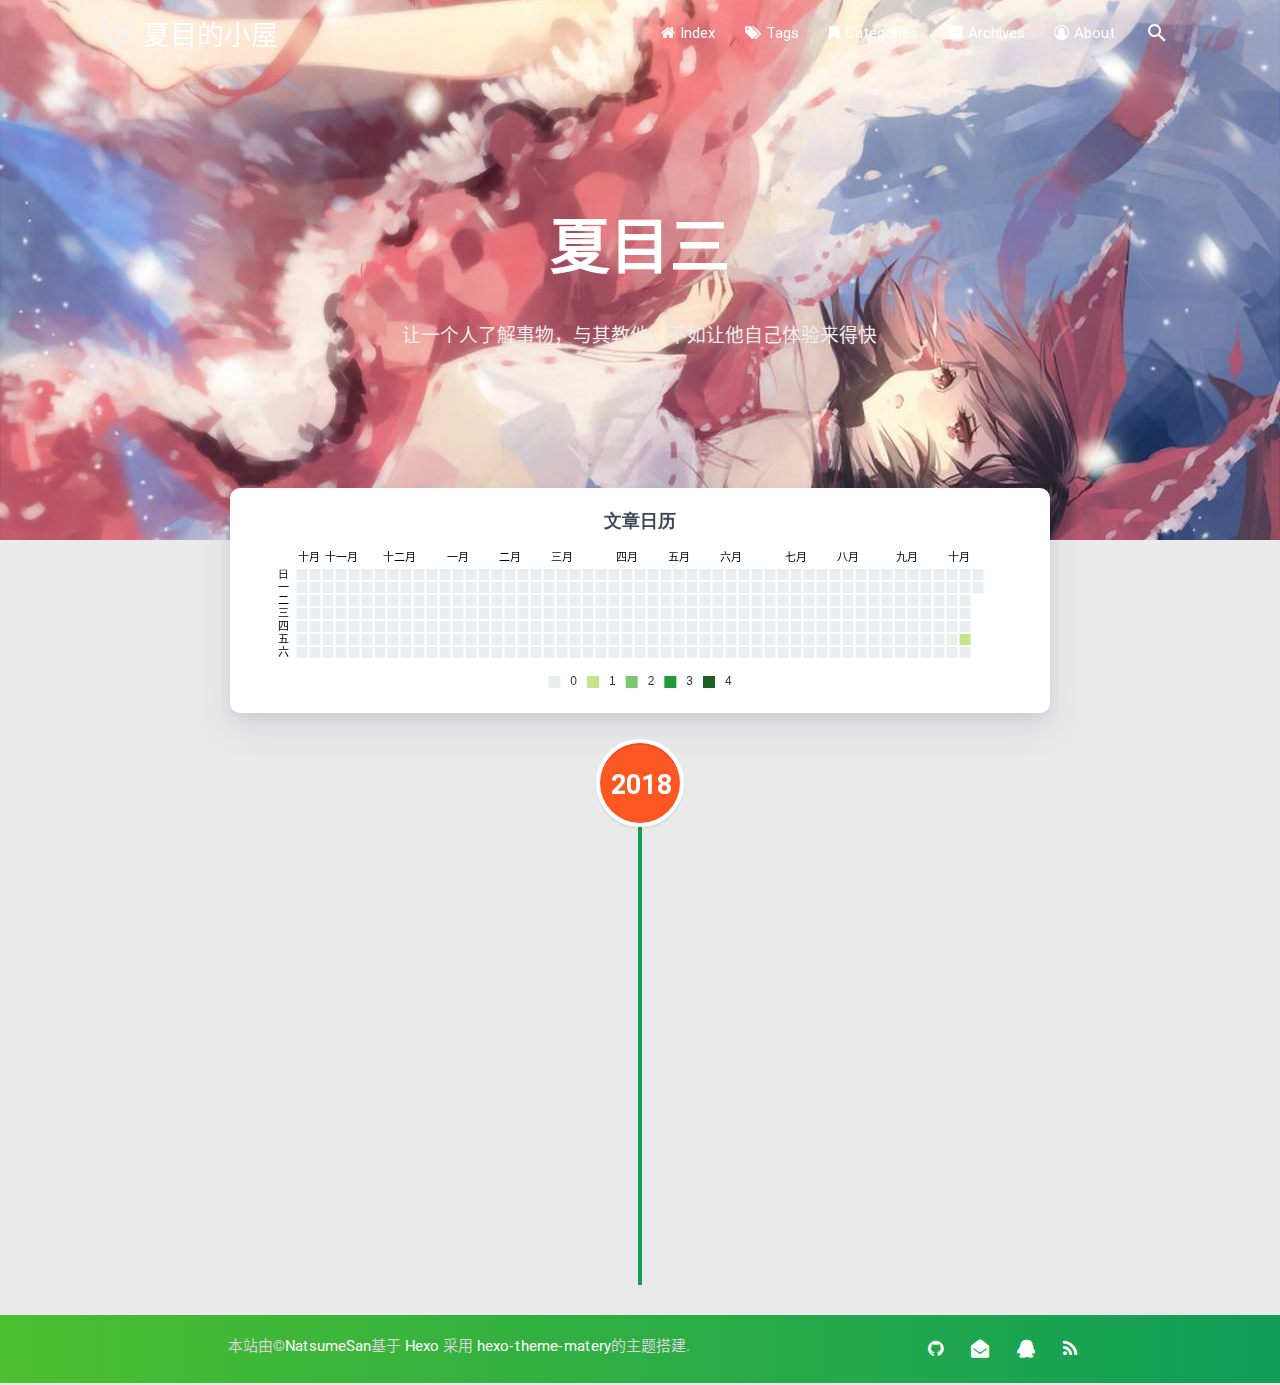
<file: archives/2018/10/index.html>
<!DOCTYPE HTML>
<html lang="zh-CN">
<head>
    

<head><meta name="generator" content="Hexo 3.8.0">
    <meta charset="utf-8">
    <meta name="keywords" content="归档: 2018/10, 夏目的小屋">
    <meta name="description" content="归档: 2018/10 | 夏目的小屋">
    <meta http-equiv="X-UA-Compatible" content="IE=edge">
    <meta name="viewport" content="width=device-width, initial-scale=1.0">
    <meta name="renderer" content="webkit|ie-stand|ie-comp">
    <meta name="mobile-web-app-capable" content="yes">
    <meta name="format-detection" content="telephone=no">
    <meta name="apple-mobile-web-app-capable" content="yes">
    <meta name="apple-mobile-web-app-status-bar-style" content="black-translucent">
    <title>归档: 2018/10 | 夏目的小屋</title>
    <link rel="icon" type="image/png" href="/favicon.png">

    <link rel="stylesheet" type="text/css" href="/libs/awesome/css/font-awesome.min.css">
    <link rel="stylesheet" type="text/css" href="/libs/materialize/css/materialize.min.css">
    <link rel="stylesheet" type="text/css" href="/libs/aos/aos.css">
    <link rel="stylesheet" type="text/css" href="/libs/animate/animate.min.css">
    <link rel="stylesheet" type="text/css" href="/libs/lightGallery/css/lightgallery.min.css">
    <link rel="stylesheet" type="text/css" href="/css/matery.css">
    <link rel="stylesheet" type="text/css" href="/css/my.css">

    <script src="/libs/jquery/jquery-2.2.0.min.js"></script>
<link rel="stylesheet" href="/css/prism-tomorrow.css" type="text/css"></head>

</head>

<body>

<header class="navbar-fixed">
    <nav id="headNav" class="bg-color nav-transparent">
        <div id="navContainer" class="container">
            <div class="nav-wrapper">
                <div class="brand-logo">
                    <a href="/" class="waves-effect waves-light">
                        
                        <img src="/medias/logo.png" class="logo-img hide-on-small-only">
                        
                        <span class="logo-span">夏目的小屋</span>
                    </a>
                </div>
                <a href="#" data-activates="mobile-nav" class="button-collapse"><i class="fa fa-navicon"></i></a>
<ul class="right">
    
    <li class="hide-on-med-and-down">
        <a href="/" class="waves-effect waves-light">
            
            <i class="fa fa-home"></i>
            
            <span>Index</span>
        </a>
    </li>
    
    <li class="hide-on-med-and-down">
        <a href="/tags" class="waves-effect waves-light">
            
            <i class="fa fa-tags"></i>
            
            <span>Tags</span>
        </a>
    </li>
    
    <li class="hide-on-med-and-down">
        <a href="/categories" class="waves-effect waves-light">
            
            <i class="fa fa-bookmark"></i>
            
            <span>Categories</span>
        </a>
    </li>
    
    <li class="hide-on-med-and-down">
        <a href="/archives" class="waves-effect waves-light">
            
            <i class="fa fa-archive"></i>
            
            <span>Archives</span>
        </a>
    </li>
    
    <li class="hide-on-med-and-down">
        <a href="/about" class="waves-effect waves-light">
            
            <i class="fa fa-user-circle-o"></i>
            
            <span>About</span>
        </a>
    </li>
    
    <li>
        <a id="toggleSearch" class="waves-effect waves-light">
            <i id="searchIcon" class="mdi-action-search"></i>
        </a>
    </li>

</ul>

<div class="side-nav" id="mobile-nav">

    <div class="mobile-head bg-color">
        
        <img src="/medias/logo.png" class="logo-img circle responsive-img">
        
        <div class="logo-name">夏目的小屋</div>
        <div class="logo-desc">
            
            让一个人了解事物，与其教他，不如让他自己体验来得快
            
        </div>
    </div>

    <ul class="menu-list mobile-menu-list">
        
        <li>
            <a href="/" class="waves-effect waves-light">
                
                <i class="fa fa-fw fa-home"></i>
                
                Index
            </a>
        </li>
        
        <li>
            <a href="/tags" class="waves-effect waves-light">
                
                <i class="fa fa-fw fa-tags"></i>
                
                Tags
            </a>
        </li>
        
        <li>
            <a href="/categories" class="waves-effect waves-light">
                
                <i class="fa fa-fw fa-bookmark"></i>
                
                Categories
            </a>
        </li>
        
        <li>
            <a href="/archives" class="waves-effect waves-light">
                
                <i class="fa fa-fw fa-archive"></i>
                
                Archives
            </a>
        </li>
        
        <li>
            <a href="/about" class="waves-effect waves-light">
                
                <i class="fa fa-fw fa-user-circle-o"></i>
                
                About
            </a>
        </li>
        
        
        <li><div class="divider"></div></li>
        <li>
            <a href="https://github.com/blinkfox/hexo-theme-matery" class="waves-effect waves-light" target="_blank">
                <i class="fa fa-github-square fa-fw"></i>Fork Me
            </a>
        </li>
        
    </ul>

    <div class="social-link"><a href="https://github.com/NatsumeSan" class="tooltipped" target="_blank" data-tooltip="访问我的GitHub" data-position="top" data-delay="50">
    <i class="fa fa-github"></i>
</a>
<a href="mailto:18870285338@163.com" class="tooltipped" target="_blank" data-tooltip="邮件联系我" data-position="top" data-delay="50">
    <i class="fa fa-envelope-open"></i>
</a>
<a href="#!" class="tooltipped" data-tooltip="QQ联系我: 1341612660" data-position="top" data-delay="50">
    <i class="fa fa-qq"></i>
</a>

<a href="/atom.xml" class="tooltipped" target="_blank" data-tooltip="RSS 订阅" data-position="top" data-delay="50">
    <i class="fa fa-rss"></i>
</a>
</div>
</div>

            </div>
        </div>

        
        <style>
    .nav-transparent .github-corner {
        display: none !important;
    }

    .github-corner {
        position: absolute;
        z-index: 10;
        top: 0;
        right: 0;
        border: 0;
        transform: scale(1.1);
    }

    .github-corner svg {
        color: #0f9d58;
        fill: #fff;
        height: 64px;
        width: 64px;
    }

    .github-corner:hover .octo-arm {
        animation: a 0.56s ease-in-out;
    }

    .github-corner .octo-arm {
        animation: none;
    }

    @keyframes a {
        0%,
        to {
            transform: rotate(0);
        }
        20%,
        60% {
            transform: rotate(-25deg);
        }
        40%,
        80% {
            transform: rotate(10deg);
        }
    }
</style>

<a href="https://github.com/blinkfox/hexo-theme-matery" class="github-corner tooltipped hide-on-med-and-down" target="_blank" data-tooltip="Fork Me" data-position="left" data-delay="50">
    <svg viewbox="0 0 250 250" aria-hidden="true">
        <path d="M0,0 L115,115 L130,115 L142,142 L250,250 L250,0 Z"/>
        <path d="M128.3,109.0 C113.8,99.7 119.0,89.6 119.0,89.6 C122.0,82.7 120.5,78.6 120.5,78.6 C119.2,72.0 123.4,76.3 123.4,76.3 C127.3,80.9 125.5,87.3 125.5,87.3 C122.9,97.6 130.6,101.9 134.4,103.2" fill="currentColor" style="transform-origin: 130px 106px;" class="octo-arm"/>
        <path d="M115.0,115.0 C114.9,115.1 118.7,116.5 119.8,115.4 L133.7,101.6 C136.9,99.2 139.9,98.4 142.2,98.6 C133.8,88.0 127.5,74.4 143.8,58.0 C148.5,53.4 154.0,51.2 159.7,51.0 C160.3,49.4 163.2,43.6 171.4,40.1 C171.4,40.1 176.1,42.5 178.8,56.2 C183.1,58.6 187.2,61.8 190.9,65.4 C194.5,69.0 197.7,73.2 200.1,77.6 C213.8,80.2 216.3,84.9 216.3,84.9 C212.7,93.1 206.9,96.0 205.4,96.6 C205.1,102.4 203.0,107.8 198.3,112.5 C181.9,128.9 168.3,122.5 157.7,114.1 C157.9,116.9 156.7,120.9 152.7,124.9 L141.0,136.5 C139.8,137.7 141.6,141.9 141.8,141.8 Z" fill="currentColor" class="octo-body"/>
    </svg>
</a>
        
    </nav>
</header>

<div class="bg-cover  about-cover" style="background-image: url('/medias/cover.jpg')">
    <div class="container">
        <div class="row">
            <div class="col s10 offset-s1 m8 offset-m2 l8 offset-l2">
                <div class="brand">
                    <div class="title center-align">
                    
                        夏目三
                    
                    </div>

                    <div class="description center-align">
                    
                        让一个人了解事物，与其教他，不如让他自己体验来得快
                    
                    </div>
                </div>
            </div>
        </div>
        
    </div>
</div>

<script>
// Dynamically switch banner pictures every day.
$('.bg-cover').css('background-image', 'url(/medias/banner/' + new Date().getDay() + '.jpg)');
</script>

<main class="content">

    
    <div class="container archive-calendar">
    <div class="card">
        <div id="post-calendar" class="card-content"></div>
    </div>
</div>

<script type="text/javascript" src="/libs/echarts/echarts.min.js"></script>
<script type="text/javascript">
    let myChart = echarts.init(document.getElementById('post-calendar'));

    

    let option = {
        title: {
            top: 0,
            text: '文章日历',
            left: 'center',
            textStyle: {
                color: '#3C4858'
            }
        },
        tooltip: {
            padding: 10,
            backgroundColor: '#555',
            borderColor: '#777',
            borderWidth: 1,
            formatter: function (obj) {
                var value = obj.value;
                return '<div style="font-size: 14px;">' + value[0] + '：' + value[1] + '</div>';
            }
        },
        visualMap: {
            show: true,
            showLabel: true,
            categories: [0, 1, 2, 3, 4],
            calculable: true,
            inRange: {
                symbol: 'rect',
                color: ['#ebedf0', '#c6e48b', '#7bc96f', '#239a3b', '#196127']
            },
            itemWidth: 12,
            itemHeight: 12,
            orient: 'horizontal',
            left: 'center',
            bottom: 0
        },
        calendar: [{
            left: 'center',
            range: ["2017-10-22", "2018-10-22"],
            cellSize: [13, 13],
            splitLine: {
                show: false
            },
            itemStyle: {
                borderColor: '#fff',
                borderWidth: 2
            },
            yearLabel: {
                show: false
            },
            monthLabel: {
                nameMap: 'cn',
                fontSize: 11
            },
            dayLabel: {
                formatter: '{start}  1st',
                nameMap: 'cn',
                fontSize: 11
            }
        }],
        series: [{
            type: 'heatmap',
            coordinateSystem: 'calendar',
            calendarIndex: 0,
            data: [["2017-10-22", 0], ["2017-10-23", 0], ["2017-10-24", 0], ["2017-10-25", 0], ["2017-10-26", 0], ["2017-10-27", 0], ["2017-10-28", 0], ["2017-10-29", 0], ["2017-10-30", 0], ["2017-10-31", 0], ["2017-11-01", 0], ["2017-11-02", 0], ["2017-11-03", 0], ["2017-11-04", 0], ["2017-11-05", 0], ["2017-11-06", 0], ["2017-11-07", 0], ["2017-11-08", 0], ["2017-11-09", 0], ["2017-11-10", 0], ["2017-11-11", 0], ["2017-11-12", 0], ["2017-11-13", 0], ["2017-11-14", 0], ["2017-11-15", 0], ["2017-11-16", 0], ["2017-11-17", 0], ["2017-11-18", 0], ["2017-11-19", 0], ["2017-11-20", 0], ["2017-11-21", 0], ["2017-11-22", 0], ["2017-11-23", 0], ["2017-11-24", 0], ["2017-11-25", 0], ["2017-11-26", 0], ["2017-11-27", 0], ["2017-11-28", 0], ["2017-11-29", 0], ["2017-11-30", 0], ["2017-12-01", 0], ["2017-12-02", 0], ["2017-12-03", 0], ["2017-12-04", 0], ["2017-12-05", 0], ["2017-12-06", 0], ["2017-12-07", 0], ["2017-12-08", 0], ["2017-12-09", 0], ["2017-12-10", 0], ["2017-12-11", 0], ["2017-12-12", 0], ["2017-12-13", 0], ["2017-12-14", 0], ["2017-12-15", 0], ["2017-12-16", 0], ["2017-12-17", 0], ["2017-12-18", 0], ["2017-12-19", 0], ["2017-12-20", 0], ["2017-12-21", 0], ["2017-12-22", 0], ["2017-12-23", 0], ["2017-12-24", 0], ["2017-12-25", 0], ["2017-12-26", 0], ["2017-12-27", 0], ["2017-12-28", 0], ["2017-12-29", 0], ["2017-12-30", 0], ["2017-12-31", 0], ["2018-01-01", 0], ["2018-01-02", 0], ["2018-01-03", 0], ["2018-01-04", 0], ["2018-01-05", 0], ["2018-01-06", 0], ["2018-01-07", 0], ["2018-01-08", 0], ["2018-01-09", 0], ["2018-01-10", 0], ["2018-01-11", 0], ["2018-01-12", 0], ["2018-01-13", 0], ["2018-01-14", 0], ["2018-01-15", 0], ["2018-01-16", 0], ["2018-01-17", 0], ["2018-01-18", 0], ["2018-01-19", 0], ["2018-01-20", 0], ["2018-01-21", 0], ["2018-01-22", 0], ["2018-01-23", 0], ["2018-01-24", 0], ["2018-01-25", 0], ["2018-01-26", 0], ["2018-01-27", 0], ["2018-01-28", 0], ["2018-01-29", 0], ["2018-01-30", 0], ["2018-01-31", 0], ["2018-02-01", 0], ["2018-02-02", 0], ["2018-02-03", 0], ["2018-02-04", 0], ["2018-02-05", 0], ["2018-02-06", 0], ["2018-02-07", 0], ["2018-02-08", 0], ["2018-02-09", 0], ["2018-02-10", 0], ["2018-02-11", 0], ["2018-02-12", 0], ["2018-02-13", 0], ["2018-02-14", 0], ["2018-02-15", 0], ["2018-02-16", 0], ["2018-02-17", 0], ["2018-02-18", 0], ["2018-02-19", 0], ["2018-02-20", 0], ["2018-02-21", 0], ["2018-02-22", 0], ["2018-02-23", 0], ["2018-02-24", 0], ["2018-02-25", 0], ["2018-02-26", 0], ["2018-02-27", 0], ["2018-02-28", 0], ["2018-03-01", 0], ["2018-03-02", 0], ["2018-03-03", 0], ["2018-03-04", 0], ["2018-03-05", 0], ["2018-03-06", 0], ["2018-03-07", 0], ["2018-03-08", 0], ["2018-03-09", 0], ["2018-03-10", 0], ["2018-03-11", 0], ["2018-03-12", 0], ["2018-03-13", 0], ["2018-03-14", 0], ["2018-03-15", 0], ["2018-03-16", 0], ["2018-03-17", 0], ["2018-03-18", 0], ["2018-03-19", 0], ["2018-03-20", 0], ["2018-03-21", 0], ["2018-03-22", 0], ["2018-03-23", 0], ["2018-03-24", 0], ["2018-03-25", 0], ["2018-03-26", 0], ["2018-03-27", 0], ["2018-03-28", 0], ["2018-03-29", 0], ["2018-03-30", 0], ["2018-03-31", 0], ["2018-04-01", 0], ["2018-04-02", 0], ["2018-04-03", 0], ["2018-04-04", 0], ["2018-04-05", 0], ["2018-04-06", 0], ["2018-04-07", 0], ["2018-04-08", 0], ["2018-04-09", 0], ["2018-04-10", 0], ["2018-04-11", 0], ["2018-04-12", 0], ["2018-04-13", 0], ["2018-04-14", 0], ["2018-04-15", 0], ["2018-04-16", 0], ["2018-04-17", 0], ["2018-04-18", 0], ["2018-04-19", 0], ["2018-04-20", 0], ["2018-04-21", 0], ["2018-04-22", 0], ["2018-04-23", 0], ["2018-04-24", 0], ["2018-04-25", 0], ["2018-04-26", 0], ["2018-04-27", 0], ["2018-04-28", 0], ["2018-04-29", 0], ["2018-04-30", 0], ["2018-05-01", 0], ["2018-05-02", 0], ["2018-05-03", 0], ["2018-05-04", 0], ["2018-05-05", 0], ["2018-05-06", 0], ["2018-05-07", 0], ["2018-05-08", 0], ["2018-05-09", 0], ["2018-05-10", 0], ["2018-05-11", 0], ["2018-05-12", 0], ["2018-05-13", 0], ["2018-05-14", 0], ["2018-05-15", 0], ["2018-05-16", 0], ["2018-05-17", 0], ["2018-05-18", 0], ["2018-05-19", 0], ["2018-05-20", 0], ["2018-05-21", 0], ["2018-05-22", 0], ["2018-05-23", 0], ["2018-05-24", 0], ["2018-05-25", 0], ["2018-05-26", 0], ["2018-05-27", 0], ["2018-05-28", 0], ["2018-05-29", 0], ["2018-05-30", 0], ["2018-05-31", 0], ["2018-06-01", 0], ["2018-06-02", 0], ["2018-06-03", 0], ["2018-06-04", 0], ["2018-06-05", 0], ["2018-06-06", 0], ["2018-06-07", 0], ["2018-06-08", 0], ["2018-06-09", 0], ["2018-06-10", 0], ["2018-06-11", 0], ["2018-06-12", 0], ["2018-06-13", 0], ["2018-06-14", 0], ["2018-06-15", 0], ["2018-06-16", 0], ["2018-06-17", 0], ["2018-06-18", 0], ["2018-06-19", 0], ["2018-06-20", 0], ["2018-06-21", 0], ["2018-06-22", 0], ["2018-06-23", 0], ["2018-06-24", 0], ["2018-06-25", 0], ["2018-06-26", 0], ["2018-06-27", 0], ["2018-06-28", 0], ["2018-06-29", 0], ["2018-06-30", 0], ["2018-07-01", 0], ["2018-07-02", 0], ["2018-07-03", 0], ["2018-07-04", 0], ["2018-07-05", 0], ["2018-07-06", 0], ["2018-07-07", 0], ["2018-07-08", 0], ["2018-07-09", 0], ["2018-07-10", 0], ["2018-07-11", 0], ["2018-07-12", 0], ["2018-07-13", 0], ["2018-07-14", 0], ["2018-07-15", 0], ["2018-07-16", 0], ["2018-07-17", 0], ["2018-07-18", 0], ["2018-07-19", 0], ["2018-07-20", 0], ["2018-07-21", 0], ["2018-07-22", 0], ["2018-07-23", 0], ["2018-07-24", 0], ["2018-07-25", 0], ["2018-07-26", 0], ["2018-07-27", 0], ["2018-07-28", 0], ["2018-07-29", 0], ["2018-07-30", 0], ["2018-07-31", 0], ["2018-08-01", 0], ["2018-08-02", 0], ["2018-08-03", 0], ["2018-08-04", 0], ["2018-08-05", 0], ["2018-08-06", 0], ["2018-08-07", 0], ["2018-08-08", 0], ["2018-08-09", 0], ["2018-08-10", 0], ["2018-08-11", 0], ["2018-08-12", 0], ["2018-08-13", 0], ["2018-08-14", 0], ["2018-08-15", 0], ["2018-08-16", 0], ["2018-08-17", 0], ["2018-08-18", 0], ["2018-08-19", 0], ["2018-08-20", 0], ["2018-08-21", 0], ["2018-08-22", 0], ["2018-08-23", 0], ["2018-08-24", 0], ["2018-08-25", 0], ["2018-08-26", 0], ["2018-08-27", 0], ["2018-08-28", 0], ["2018-08-29", 0], ["2018-08-30", 0], ["2018-08-31", 0], ["2018-09-01", 0], ["2018-09-02", 0], ["2018-09-03", 0], ["2018-09-04", 0], ["2018-09-05", 0], ["2018-09-06", 0], ["2018-09-07", 0], ["2018-09-08", 0], ["2018-09-09", 0], ["2018-09-10", 0], ["2018-09-11", 0], ["2018-09-12", 0], ["2018-09-13", 0], ["2018-09-14", 0], ["2018-09-15", 0], ["2018-09-16", 0], ["2018-09-17", 0], ["2018-09-18", 0], ["2018-09-19", 0], ["2018-09-20", 0], ["2018-09-21", 0], ["2018-09-22", 0], ["2018-09-23", 0], ["2018-09-24", 0], ["2018-09-25", 0], ["2018-09-26", 0], ["2018-09-27", 0], ["2018-09-28", 0], ["2018-09-29", 0], ["2018-09-30", 0], ["2018-10-01", 0], ["2018-10-02", 0], ["2018-10-03", 0], ["2018-10-04", 0], ["2018-10-05", 0], ["2018-10-06", 0], ["2018-10-07", 0], ["2018-10-08", 0], ["2018-10-09", 0], ["2018-10-10", 0], ["2018-10-11", 0], ["2018-10-12", 0], ["2018-10-13", 0], ["2018-10-14", 0], ["2018-10-15", 0], ["2018-10-16", 0], ["2018-10-17", 0], ["2018-10-18", 0], ["2018-10-19", 1], ["2018-10-20", 0], ["2018-10-21", 0], ["2018-10-22", 0]]
        }]

    };

    myChart.setOption(option);
</script>
    

    

    <div id="cd-timeline" class="container">
        
        <div class="cd-timeline-block">

            
            
            
            <div class="cd-timeline-img year" data-aos="zoom-in-up">
                <a href="/archives/2018">2018</a>
            </div>
            

            
            
            
            <div class="cd-timeline-img month" data-aos="zoom-in-up">
                <a href="/archives/2018/10">10</a>
            </div>
            

            
            <div class="cd-timeline-img day" data-aos="zoom-in-up">
                <span>19</span>
            </div>
            <article class="cd-timeline-content" data-aos="fade-up">
                <div class="article col s12 m6">
                    <div class="card">
                        <a href="/2018/10/19/hello-world/">
                            <div class="card-image">
                                
                                
                                <img src="/medias/featureimages/12.jpg" class="responsive-img" alt="Hello World">
                                
                                <span class="card-title">Hello World</span>
                            </div>
                        </a>
                        <div class="card-content article-content">
                            <div class="summary">Welcome to Hexo! This is your very first post. Check documentation for more info</div>
                            <div class="publish-info">
                                <span class="publish-date">
                                    <i class="fa fa-clock-o fa-fw icon-date"></i>2018-10-19
                                </span>
                                <span class="publish-author">
                                    
                                    <i class="fa fa-user fa-fw"></i>
                                    Natsume San
                                    
                                </span>
                            </div>
                        </div>

                        
                    </div>
                </div>
            </article>
        </div>
        
    </div>

</main>


<footer class="page-footer bg-color">
    <div class="container row center-align">
        <div class="col s12 m8 l8 copy-right">
            本站由&copy;<a href="https://NatsumeSan.github.io/" target="_blank">NatsumeSan</a>基于
            <a href="https://hexo.io/" target="_blank">Hexo</a> 采用
            <a href="https://github.com/blinkfox/hexo-theme-matery" target="_blank">hexo-theme-matery</a>的主题搭建.
        </div>
        <div class="col s12 m4 l4 social-link"><a href="https://github.com/NatsumeSan" class="tooltipped" target="_blank" data-tooltip="访问我的GitHub" data-position="top" data-delay="50">
    <i class="fa fa-github"></i>
</a>
<a href="mailto:18870285338@163.com" class="tooltipped" target="_blank" data-tooltip="邮件联系我" data-position="top" data-delay="50">
    <i class="fa fa-envelope-open"></i>
</a>
<a href="#!" class="tooltipped" data-tooltip="QQ联系我: 1341612660" data-position="top" data-delay="50">
    <i class="fa fa-qq"></i>
</a>

<a href="/atom.xml" class="tooltipped" target="_blank" data-tooltip="RSS 订阅" data-position="top" data-delay="50">
    <i class="fa fa-rss"></i>
</a>
</div>
    </div>
</footer>

<div class="progress-bar"></div>


<!-- 搜索遮罩框 -->
<div id="searchModal" class="modal">
    <div class="modal-content">
        <div class="search-header">
            <span class="title">搜索</span>
            <input type="search" id="searchInput" name="s" placeholder="请输入搜索的关键字" class="search-input" autofocus>
        </div>
        <div id="searchResult"></div>
    </div>
</div>

<script src="/js/search.js"></script>
<script type="text/javascript">
    searchFunc("/" + "search.xml", 'searchInput', 'searchResult');
</script>
<!-- 回到顶部按钮 -->
<div id="backTop" class="top-scroll">
    <a class="btn-floating btn-large waves-effect waves-light" href="#!">
        <i class="fa fa-angle-up"></i>
    </a>
</div>


<script src="/libs/materialize/js/materialize.min.js"></script>
<script src="/libs/masonry/masonry.pkgd.min.js"></script>
<script src="/libs/aos/aos.js"></script>
<script src="/libs/scrollprogress/scrollProgress.min.js"></script>
<script src="/libs/lightGallery/js/lightgallery-all.min.js"></script>
<script src="/js/matery.js"></script>
</body>
</html>
</file>
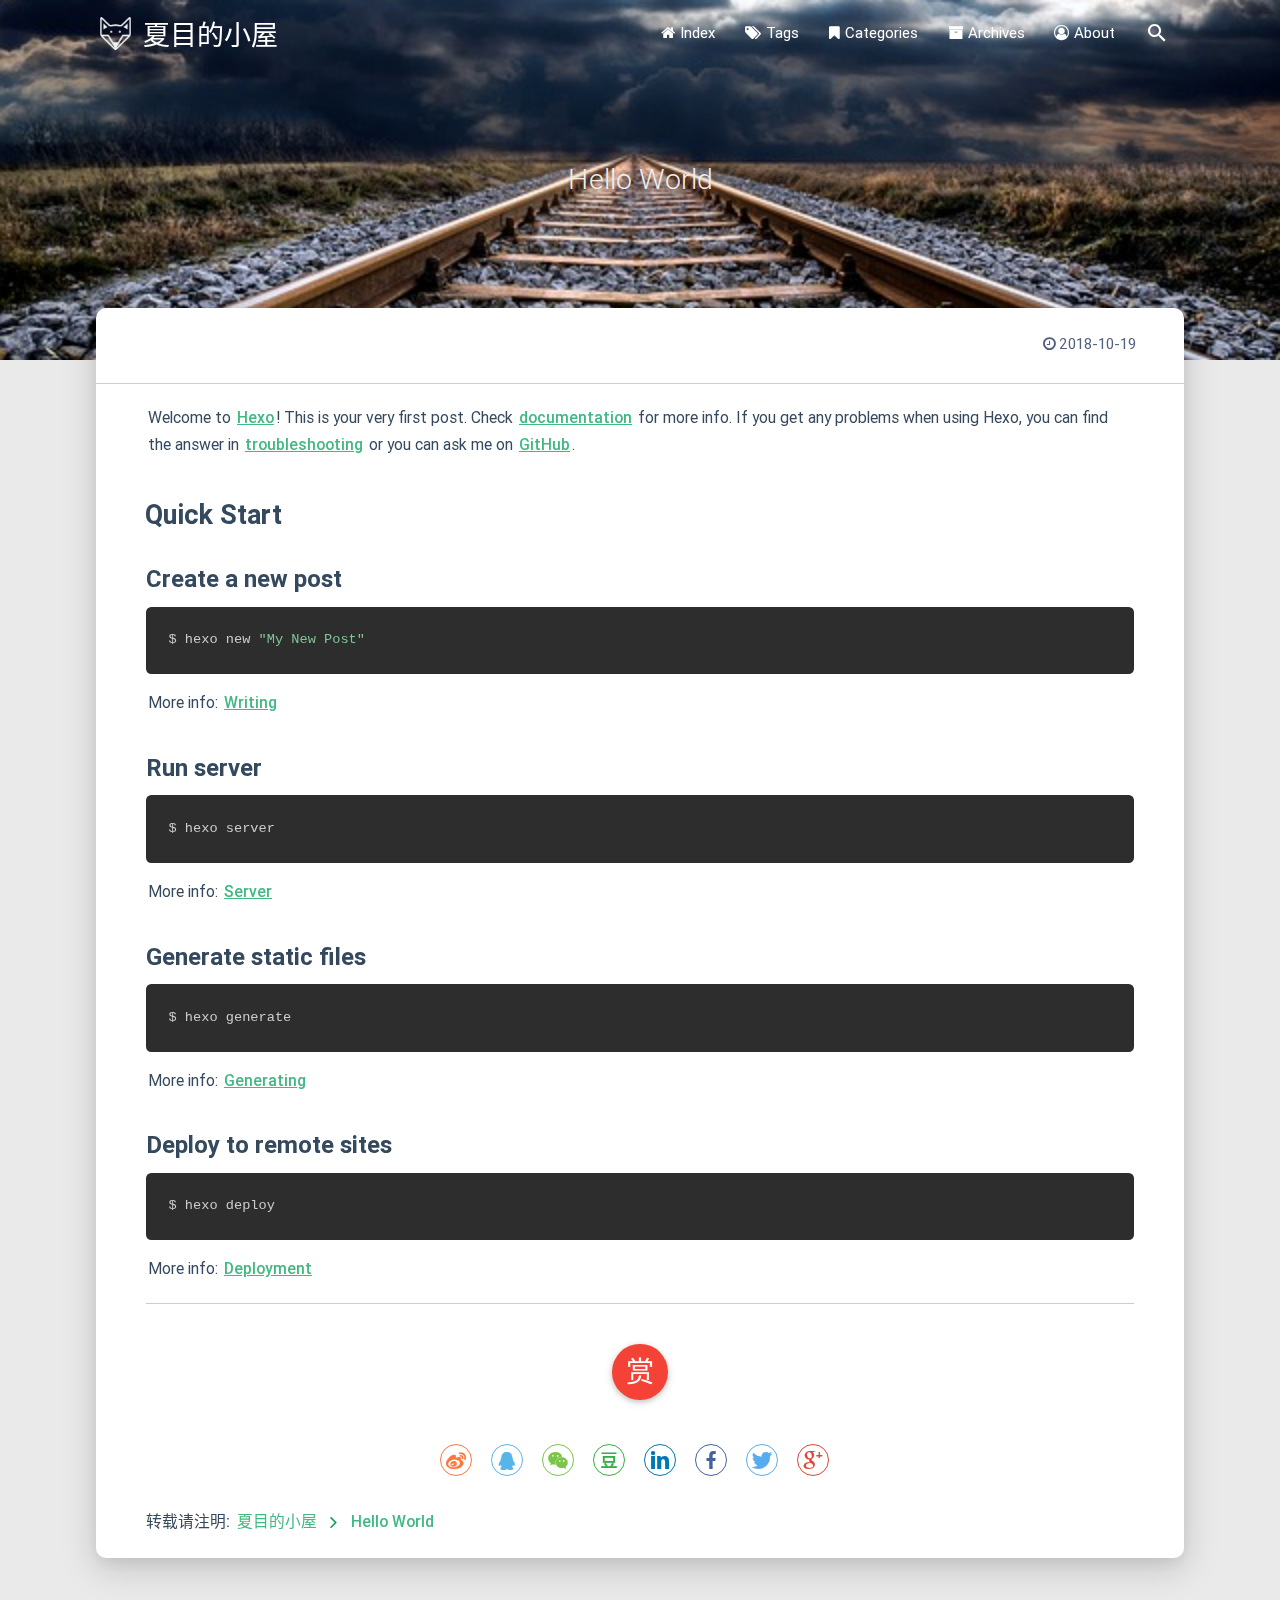
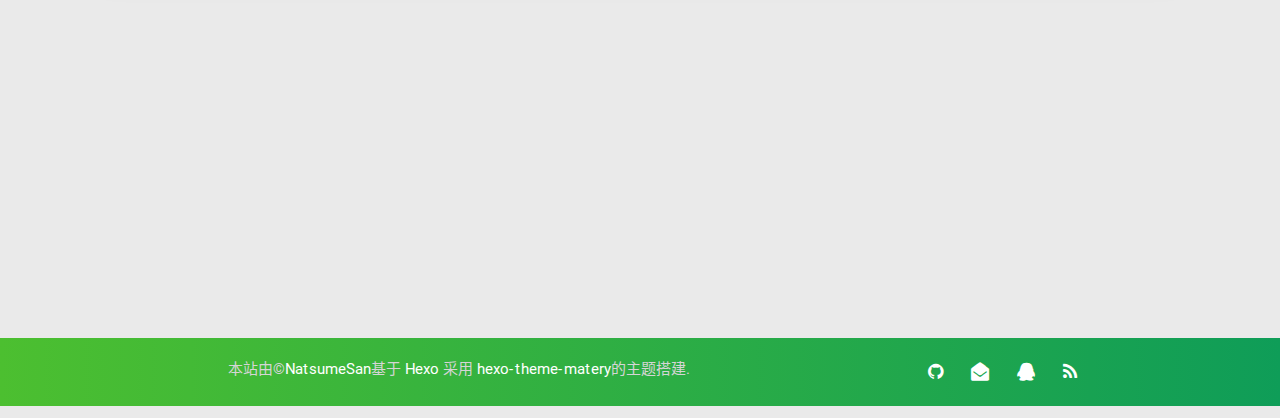
<file: 2018/10/19/hello-world/index.html>
<!DOCTYPE HTML>
<html lang="zh-CN">
<head>
    

<head><meta name="generator" content="Hexo 3.8.0">
    <meta charset="utf-8">
    <meta name="keywords" content="Hello World, 夏目的小屋">
    <meta name="description" content="Welcome to Hexo! This is your very first post. Check documentation for more info. If you get any problems when using Hex">
    <meta http-equiv="X-UA-Compatible" content="IE=edge">
    <meta name="viewport" content="width=device-width, initial-scale=1.0">
    <meta name="renderer" content="webkit|ie-stand|ie-comp">
    <meta name="mobile-web-app-capable" content="yes">
    <meta name="format-detection" content="telephone=no">
    <meta name="apple-mobile-web-app-capable" content="yes">
    <meta name="apple-mobile-web-app-status-bar-style" content="black-translucent">
    <title>Hello World | 夏目的小屋</title>
    <link rel="icon" type="image/png" href="/favicon.png">

    <link rel="stylesheet" type="text/css" href="/libs/awesome/css/font-awesome.min.css">
    <link rel="stylesheet" type="text/css" href="/libs/materialize/css/materialize.min.css">
    <link rel="stylesheet" type="text/css" href="/libs/aos/aos.css">
    <link rel="stylesheet" type="text/css" href="/libs/animate/animate.min.css">
    <link rel="stylesheet" type="text/css" href="/libs/lightGallery/css/lightgallery.min.css">
    <link rel="stylesheet" type="text/css" href="/css/matery.css">
    <link rel="stylesheet" type="text/css" href="/css/my.css">

    <script src="/libs/jquery/jquery-2.2.0.min.js"></script>
<link rel="stylesheet" href="/css/prism-tomorrow.css" type="text/css"></head>

</head>

<body>

<header class="navbar-fixed">
    <nav id="headNav" class="bg-color nav-transparent">
        <div id="navContainer" class="container">
            <div class="nav-wrapper">
                <div class="brand-logo">
                    <a href="/" class="waves-effect waves-light">
                        
                        <img src="/medias/logo.png" class="logo-img hide-on-small-only">
                        
                        <span class="logo-span">夏目的小屋</span>
                    </a>
                </div>
                <a href="#" data-activates="mobile-nav" class="button-collapse"><i class="fa fa-navicon"></i></a>
<ul class="right">
    
    <li class="hide-on-med-and-down">
        <a href="/" class="waves-effect waves-light">
            
            <i class="fa fa-home"></i>
            
            <span>Index</span>
        </a>
    </li>
    
    <li class="hide-on-med-and-down">
        <a href="/tags" class="waves-effect waves-light">
            
            <i class="fa fa-tags"></i>
            
            <span>Tags</span>
        </a>
    </li>
    
    <li class="hide-on-med-and-down">
        <a href="/categories" class="waves-effect waves-light">
            
            <i class="fa fa-bookmark"></i>
            
            <span>Categories</span>
        </a>
    </li>
    
    <li class="hide-on-med-and-down">
        <a href="/archives" class="waves-effect waves-light">
            
            <i class="fa fa-archive"></i>
            
            <span>Archives</span>
        </a>
    </li>
    
    <li class="hide-on-med-and-down">
        <a href="/about" class="waves-effect waves-light">
            
            <i class="fa fa-user-circle-o"></i>
            
            <span>About</span>
        </a>
    </li>
    
    <li>
        <a id="toggleSearch" class="waves-effect waves-light">
            <i id="searchIcon" class="mdi-action-search"></i>
        </a>
    </li>

</ul>

<div class="side-nav" id="mobile-nav">

    <div class="mobile-head bg-color">
        
        <img src="/medias/logo.png" class="logo-img circle responsive-img">
        
        <div class="logo-name">夏目的小屋</div>
        <div class="logo-desc">
            
            让一个人了解事物，与其教他，不如让他自己体验来得快
            
        </div>
    </div>

    <ul class="menu-list mobile-menu-list">
        
        <li>
            <a href="/" class="waves-effect waves-light">
                
                <i class="fa fa-fw fa-home"></i>
                
                Index
            </a>
        </li>
        
        <li>
            <a href="/tags" class="waves-effect waves-light">
                
                <i class="fa fa-fw fa-tags"></i>
                
                Tags
            </a>
        </li>
        
        <li>
            <a href="/categories" class="waves-effect waves-light">
                
                <i class="fa fa-fw fa-bookmark"></i>
                
                Categories
            </a>
        </li>
        
        <li>
            <a href="/archives" class="waves-effect waves-light">
                
                <i class="fa fa-fw fa-archive"></i>
                
                Archives
            </a>
        </li>
        
        <li>
            <a href="/about" class="waves-effect waves-light">
                
                <i class="fa fa-fw fa-user-circle-o"></i>
                
                About
            </a>
        </li>
        
        
        <li><div class="divider"></div></li>
        <li>
            <a href="https://github.com/blinkfox/hexo-theme-matery" class="waves-effect waves-light" target="_blank">
                <i class="fa fa-github-square fa-fw"></i>Fork Me
            </a>
        </li>
        
    </ul>

    <div class="social-link"><a href="https://github.com/NatsumeSan" class="tooltipped" target="_blank" data-tooltip="访问我的GitHub" data-position="top" data-delay="50">
    <i class="fa fa-github"></i>
</a>
<a href="mailto:18870285338@163.com" class="tooltipped" target="_blank" data-tooltip="邮件联系我" data-position="top" data-delay="50">
    <i class="fa fa-envelope-open"></i>
</a>
<a href="#!" class="tooltipped" data-tooltip="QQ联系我: 1341612660" data-position="top" data-delay="50">
    <i class="fa fa-qq"></i>
</a>

<a href="/atom.xml" class="tooltipped" target="_blank" data-tooltip="RSS 订阅" data-position="top" data-delay="50">
    <i class="fa fa-rss"></i>
</a>
</div>
</div>

            </div>
        </div>

        
        <style>
    .nav-transparent .github-corner {
        display: none !important;
    }

    .github-corner {
        position: absolute;
        z-index: 10;
        top: 0;
        right: 0;
        border: 0;
        transform: scale(1.1);
    }

    .github-corner svg {
        color: #0f9d58;
        fill: #fff;
        height: 64px;
        width: 64px;
    }

    .github-corner:hover .octo-arm {
        animation: a 0.56s ease-in-out;
    }

    .github-corner .octo-arm {
        animation: none;
    }

    @keyframes a {
        0%,
        to {
            transform: rotate(0);
        }
        20%,
        60% {
            transform: rotate(-25deg);
        }
        40%,
        80% {
            transform: rotate(10deg);
        }
    }
</style>

<a href="https://github.com/blinkfox/hexo-theme-matery" class="github-corner tooltipped hide-on-med-and-down" target="_blank" data-tooltip="Fork Me" data-position="left" data-delay="50">
    <svg viewbox="0 0 250 250" aria-hidden="true">
        <path d="M0,0 L115,115 L130,115 L142,142 L250,250 L250,0 Z"/>
        <path d="M128.3,109.0 C113.8,99.7 119.0,89.6 119.0,89.6 C122.0,82.7 120.5,78.6 120.5,78.6 C119.2,72.0 123.4,76.3 123.4,76.3 C127.3,80.9 125.5,87.3 125.5,87.3 C122.9,97.6 130.6,101.9 134.4,103.2" fill="currentColor" style="transform-origin: 130px 106px;" class="octo-arm"/>
        <path d="M115.0,115.0 C114.9,115.1 118.7,116.5 119.8,115.4 L133.7,101.6 C136.9,99.2 139.9,98.4 142.2,98.6 C133.8,88.0 127.5,74.4 143.8,58.0 C148.5,53.4 154.0,51.2 159.7,51.0 C160.3,49.4 163.2,43.6 171.4,40.1 C171.4,40.1 176.1,42.5 178.8,56.2 C183.1,58.6 187.2,61.8 190.9,65.4 C194.5,69.0 197.7,73.2 200.1,77.6 C213.8,80.2 216.3,84.9 216.3,84.9 C212.7,93.1 206.9,96.0 205.4,96.6 C205.1,102.4 203.0,107.8 198.3,112.5 C181.9,128.9 168.3,122.5 157.7,114.1 C157.9,116.9 156.7,120.9 152.7,124.9 L141.0,136.5 C139.8,137.7 141.6,141.9 141.8,141.8 Z" fill="currentColor" class="octo-body"/>
    </svg>
</a>
        
    </nav>
</header>



<div class="bg-cover post-cover" style="background-image: url('/medias/featureimages/12.jpg')">
    <div class="container">
        <div class="row">
            <div class="col s12 m12 l12">
                <div class="brand">
                    <div class="description center-align post-title">
                        Hello World
                    </div>
                </div>
            </div>
        </div>
    </div>
</div>



<main class="container content">

    
    <!-- 文章内容详情 -->
<div id="artDetail">
    <div class="card">
        <div class="card-content article-info">
            
            <div class="post-info">
                

                <span class="post-date">
                    <i class="fa fa-clock-o fa-fw"></i>2018-10-19
                </span>
            </div>
        </div>
        <hr>
        <div class="card-content article-card-content">
            <div id="articleContent">
                <p>Welcome to <a href="https://hexo.io/" target="_blank" rel="noopener">Hexo</a>! This is your very first post. Check <a href="https://hexo.io/docs/" target="_blank" rel="noopener">documentation</a> for more info. If you get any problems when using Hexo, you can find the answer in <a href="https://hexo.io/docs/troubleshooting.html" target="_blank" rel="noopener">troubleshooting</a> or you can ask me on <a href="https://github.com/hexojs/hexo/issues">GitHub</a>.</p>
<h2 id="Quick-Start"><a href="#Quick-Start" class="headerlink" title="Quick Start"></a>Quick Start</h2><h3 id="Create-a-new-post"><a href="#Create-a-new-post" class="headerlink" title="Create a new post"></a>Create a new post</h3><pre class=" language-bash"><code class="language-bash">$ hexo new <span class="token string">"My New Post"</span>
</code></pre>
<p>More info: <a href="https://hexo.io/docs/writing.html" target="_blank" rel="noopener">Writing</a></p>
<h3 id="Run-server"><a href="#Run-server" class="headerlink" title="Run server"></a>Run server</h3><pre class=" language-bash"><code class="language-bash">$ hexo server
</code></pre>
<p>More info: <a href="https://hexo.io/docs/server.html" target="_blank" rel="noopener">Server</a></p>
<h3 id="Generate-static-files"><a href="#Generate-static-files" class="headerlink" title="Generate static files"></a>Generate static files</h3><pre class=" language-bash"><code class="language-bash">$ hexo generate
</code></pre>
<p>More info: <a href="https://hexo.io/docs/generating.html" target="_blank" rel="noopener">Generating</a></p>
<h3 id="Deploy-to-remote-sites"><a href="#Deploy-to-remote-sites" class="headerlink" title="Deploy to remote sites"></a>Deploy to remote sites</h3><pre class=" language-bash"><code class="language-bash">$ hexo deploy
</code></pre>
<p>More info: <a href="https://hexo.io/docs/deployment.html" target="_blank" rel="noopener">Deployment</a></p>

            </div>
            <hr>

            
            <style>
    #reward {
        margin: 40px 0;
        text-align: center;
    }

    #reward .reward-link {
        font-size: 1.88rem;
    }

    #reward .btn-floating:hover {
        box-shadow: 0 6px 12px rgba(0, 0, 0, 0.2), 0 5px 15px rgba(0, 0, 0, 0.2);
    }

    #rewardModal {
        width: 320px;
        height: 350px;
    }

    #rewardModal .reward-title {
        margin: 15px auto;
        padding-bottom: 5px;
    }

    #rewardModal .modal-content {
        padding: 10px;
    }

    #rewardModal .close {
        position: absolute;
        right: 15px;
        top: 15px;
        color: rgba(0, 0, 0, 0.5);
        font-size: 1.3rem;
        line-height: 20px;
        cursor: pointer;
    }

    #rewardModal .reward-tabs {
        margin: 0 auto;
        width: 210px;
    }

    .reward-tabs .tabs {
        height: 38px;
        margin: 10px auto;
        padding-left: 0;
    }

    .reward-tabs .tabs .tab {
        height: 38px;
        line-height: 38px;
    }

    .reward-tabs .tab a {
        color: #fff;
        background-color: #ccc;
    }

    .reward-tabs .tab a:hover {
        color: #fff;
    }

    .reward-tabs .wechat-tab .active {
        color: #fff;
        background-color: #22AB38;
    }

    .reward-tabs .alipay-tab .active {
        color: #fff;
        background-color: #019FE8;
    }

    .reward-tabs .reward-img {
        width: 210px;
        height: 210px;
    }
</style>

<div id="reward">
    <a class="reward-link btn-floating btn-large waves-effect waves-light red">赏</a>

    <!-- Modal Structure -->
    <div id="rewardModal" class="modal">
        <div class="modal-content">
            <a class="close"><i class="fa fa-close"></i></a>
            <h4 class="reward-title">Thank you</h4>
            <div class="reward-content">
                <div class="reward-tabs">
                    <ul class="tabs">
                        <li class="tab wechat-tab waves-effect waves-light"><a class="active" href="#wechat">微信</a></li>
                        <li class="tab alipay-tab waves-effect waves-light"><a href="#alipay">支付宝</a></li>
                    </ul>
                    <div id="wechat">
                        <img src="/medias/reward/wechat.png" class="reward-img" alt="微信打赏二维码">
                    </div>
                    <div id="alipay">
                        <img src="/medias/reward/alipay.jpg" class="reward-img" alt="支付宝打赏二维码">
                    </div>
                </div>
            </div>
        </div>
    </div>
</div>

<script>
    $(function () {
        $('#reward .reward-link').on('click', function () {
            $('#rewardModal').openModal();
        });

        $('#rewardModal .close').on('click', function () {
            $('#rewardModal').closeModal();
        });
    });
</script>
            

            <link rel="stylesheet" type="text/css" href="/libs/share/css/share.min.css">

<div id="article-share">
    
    <div class="social-share" data-disabled="qzone" data-wechat-qrcode-helper="<p>微信里点“发现”->“扫一扫”二维码便可查看分享。</p>"></div>
    
</div>

<script src="/libs/share/js/social-share.min.js"></script>

            <div class="reprint">
                <p>
                    <span class="reprint-tip">转载请注明: </span>
                    <a href="https://github.com/NatsumeSan/NatsumeSan.github.io" class="b-link-green">夏目的小屋</a>
                    <i class="fa fa-angle-right fa-lg fa-fw text-color"></i>
                    <a href="/2018/10/19/hello-world/" class="b-link-green">Hello World</a>
                </p>
            </div>
        </div>
    </div>

    

    

    

    

    

<article id="prenext-posts" class="prev-next articles">
    <div class="row article-row">
        
        <div class="article col s12 m6" data-aos="fade-up">
            <div class="article-badge left-badge text-color">本篇</div>
            <div class="card">
                <a href="/2018/10/19/hello-world/">
                    <div class="card-image">
                        
                        
                        <img src="/medias/featureimages/12.jpg" class="responsive-img" alt="Hello World">
                        
                        <span class="card-title">Hello World</span>
                    </div>
                </a>
                <div class="card-content article-content">
                    <div class="summary">Welcome to Hexo! This is your very first post. Check documentation for more info. If you get any problems when using Hex</div>
                    <div class="publish-info">
                            <span class="publish-date">
                                <i class="fa fa-clock-o fa-fw icon-date"></i>2018-10-19
                            </span>
                        <span class="publish-author">
                            
                            <i class="fa fa-user fa-fw"></i>
                            Natsume San
                            
                        </span>
                    </div>
                </div>

                
            </div>
        </div>
        
        
        <div class="article col s12 m6" data-aos="fade-up">
            <div class="article-badge right-badge text-color">本篇</div>
            <div class="card">
                <a href="/2018/10/19/hello-world/">
                    <div class="card-image">
                        
                        
                        <img src="/medias/featureimages/12.jpg" class="responsive-img" alt="Hello World">
                        
                        <span class="card-title">Hello World</span>
                    </div>
                </a>
                <div class="card-content article-content">
                    <div class="summary">Welcome to Hexo! This is your very first post. Check documentation for more info. If you get any problems when using Hex</div>
                    <div class="publish-info">
                            <span class="publish-date">
                                <i class="fa fa-clock-o fa-fw icon-date"></i>2018-10-19
                            </span>
                        <span class="publish-author">
                            
                            <i class="fa fa-user fa-fw"></i>
                            Natsume San
                            
                        </span>
                    </div>
                </div>

                
            </div>
        </div>
        
    </div>
</article>
</div>
    

</main>

<footer class="page-footer bg-color">
    <div class="container row center-align">
        <div class="col s12 m8 l8 copy-right">
            本站由&copy;<a href="https://NatsumeSan.github.io/" target="_blank">NatsumeSan</a>基于
            <a href="https://hexo.io/" target="_blank">Hexo</a> 采用
            <a href="https://github.com/blinkfox/hexo-theme-matery" target="_blank">hexo-theme-matery</a>的主题搭建.
        </div>
        <div class="col s12 m4 l4 social-link"><a href="https://github.com/NatsumeSan" class="tooltipped" target="_blank" data-tooltip="访问我的GitHub" data-position="top" data-delay="50">
    <i class="fa fa-github"></i>
</a>
<a href="mailto:18870285338@163.com" class="tooltipped" target="_blank" data-tooltip="邮件联系我" data-position="top" data-delay="50">
    <i class="fa fa-envelope-open"></i>
</a>
<a href="#!" class="tooltipped" data-tooltip="QQ联系我: 1341612660" data-position="top" data-delay="50">
    <i class="fa fa-qq"></i>
</a>

<a href="/atom.xml" class="tooltipped" target="_blank" data-tooltip="RSS 订阅" data-position="top" data-delay="50">
    <i class="fa fa-rss"></i>
</a>
</div>
    </div>
</footer>

<div class="progress-bar"></div>


<!-- 搜索遮罩框 -->
<div id="searchModal" class="modal">
    <div class="modal-content">
        <div class="search-header">
            <span class="title">搜索</span>
            <input type="search" id="searchInput" name="s" placeholder="请输入搜索的关键字" class="search-input" autofocus>
        </div>
        <div id="searchResult"></div>
    </div>
</div>

<script src="/js/search.js"></script>
<script type="text/javascript">
    searchFunc("/" + "search.xml", 'searchInput', 'searchResult');
</script>
<!-- 回到顶部按钮 -->
<div id="backTop" class="top-scroll">
    <a class="btn-floating btn-large waves-effect waves-light" href="#!">
        <i class="fa fa-angle-up"></i>
    </a>
</div>


<script src="/libs/materialize/js/materialize.min.js"></script>
<script src="/libs/masonry/masonry.pkgd.min.js"></script>
<script src="/libs/aos/aos.js"></script>
<script src="/libs/scrollprogress/scrollProgress.min.js"></script>
<script src="/libs/lightGallery/js/lightgallery-all.min.js"></script>
<script src="/js/matery.js"></script>
</body>
</html>
</file>
<file: css/matery.css>
/*全局基础样式*/
/*小屏幕下(手机类)的样式*/
@media only screen and (max-width: 601px) {
    .container {
        width: 95%;
    }
}

/*中等屏幕下(平板类)的样式*/
@media only screen and (min-width: 600px) and (max-width: 992px) {
    .container {
        width: 90%;
    }
}

/*大屏幕下(桌面类)的样式*/
@media only screen and (min-width: 993px) {
    .container {
        width: 85%;
        max-width: 1125px;
    }

    .post-container {
        width: 90%;
        margin: 0 auto;
        max-width: 1250px;
    }
}

body {
    background-color: #eaeaea;
    margin: 0;
    color: #34495e;
}

h1 {
    margin: 48px 0 22px -5px;
    font-size: 2.0rem;
    font-weight: bold;
    line-height: 2.0rem;
}

h2 {
    margin: 42px 0 18px -5px;
    font-size: 1.8rem;
    font-weight: bold;
    line-height: 1.8rem;
}

h3 {
    margin: 38px 0 15px -4px;
    font-size: 1.6rem;
    font-weight: bold;
    line-height: 1.7rem;
}

h4 {
    margin: 32px 0 12px -4px;
    font-size: 1.45rem;
    font-weight: bold;
    line-height: 1.45rem;
}

h5 {
    margin: 28px 0 8px -4px;
    font-size: 1.2rem;
    font-weight: bold;
    line-height: 1.2rem;
}

h6 {
    margin: 22px 0 4px -4px;
    font-size: 1.1rem;
    line-height: 1.1rem;
}

p {
    font-size: 1rem;
    line-height: 1.5rem;
}

hr {
    margin: 20px 0;
    border: 0;
    border-top: 1px solid #ccc;
}

blockquote {
    border-left: 5px solid #42b983;
    padding: 1rem 0.8rem 0.2rem 0.8rem;
    color: #666;
    background-color: rgba(66, 185, 131, .1);
}

pre {
    padding: 1.5rem !important;
    margin: 1rem 0 !important;
    background: #272822;
    overflow: auto;
    border-radius: 0.35rem;
    tab-size: 4;
}

code {
    padding: 1px 5px;
    font-size: 0.91rem;
    color: #e96900;
    background-color: #f8f8f8;
    border-radius: 2px;
}

pre code {
    padding: 0;
    color: #e8eaf6;
    background-color: #272822;
}

pre[class*="language-"] {
    padding: 1.2em;
    margin: .5em 0;
}

code[class*="language-"],
pre[class*="language-"] {
    color: #e8eaf6;
}

b,
strong {
    font-weight: bold;
}

dfn {
    font-style: italic;
}

small {
    font-size: 85%;
}

cite {
    font-style: normal;
}

mark {
    background-color: #fcf8e3;
    padding: .2em;
}

.card {
    border-radius: 10px;
    box-shadow: 0 15px 35px rgba(50, 50, 93, .1), 0 5px 15px rgba(0, 0, 0, .07) !important;
}

.card .card-image img {
    border-radius: 5px 5px 0 0;
}

.container .row {
    margin-bottom: 0;
}

.bg-color {
    background-image: linear-gradient(to right, #4cbf30 0%, #0f9d58 100%);
}

.text-color {
    color: #0f9d58 !important;
}

/*头部导航栏样式*/
@media only screen and (max-width: 600px) {
    header nav .brand-logo {
        left: 80px;
        width: 100px;
        font-size: 1.6rem;
        -webkit-transform: translateX(-50%);
        transform: translateX(-50%);
    }

    header .brand-logo .logo-span {
        font-size: 1.6rem !important;
    }
}

.progress-bar {
    height: 4px;
    position: fixed;
    bottom: 0;
    z-index: 300;
    background: linear-gradient(to right, #4cbf30 0%, #0f9d58 100%);
    opacity: 0.8;
}

nav, .side-nav {
    box-shadow: 0 2px 5px 0 rgba(0, 0, 0, 0.16), 0 7px 10px 0 rgba(0, 0, 0, 0.12);
}

header .nav-transparent {
    background-color: transparent !important;
    background-image: none;
    box-shadow: none;
}

header nav .brand-span {
    font-size: 1.45rem;
}

header .brand-logo .logo-img {
    height: 45px;
    vertical-align: middle;
    padding-bottom: 6px;
}

header .brand-logo .logo-span {
    font-size: 1.8rem;
}

header .button-collapse i {
    font-size: 1.5rem;
}

header .side-nav .mobile-head {
    padding: 0 15px;
}

header .side-nav .mobile-head img {
    margin-top: 30px;
    width: 75px;
    height: 75px;
}

header .side-nav .mobile-head .logo-name {
    margin-top: -30px;
    padding-left: 10px;
    font-size: 1.5rem;
}

header .side-nav .mobile-head .logo-desc {
    margin-top: -10px;
    padding-left: 10px;
    padding-bottom: 10px;
    font-size: 0.8rem;
    line-height: 1.3rem;
    color: #e3e3e3;
}

header .side-nav .menu-list li {
    padding: 0;
    margin-left: -15px;
}

header .side-nav .menu-list a {
    height: 50px;
    line-height: 50px;
}

header .side-nav .menu-list a i {
    line-height: 16px;
}

.mobile-menu-list a i {
    font-size: 1.1rem;
}

header .side-nav .fa-fw {
    width: 5rem;
    text-align: left;
}

header .side-nav .social-link {
    position: absolute;
    bottom: 45px;
    padding-left: 15px;
}

.social-link a {
    font-size: 1.2rem;
    display: inline;
    padding: 0 12px;
}

.cover-btns {
    position: relative;
    top: 10vh;
    text-align: center;
}

.cover-btns a {
    margin: 10px 15px;
    padding: 0 35px;
    height: 45px;
    line-height: 45px;
    font-size: 1rem;
    color: #fff;
    border: 1px solid #fff;
    background-color: transparent;
    border-radius: 30px;
    box-shadow: none;
}

.cover-btns a:hover {
    border: 1px solid #f44336;
    background-color: #f44336;
    box-shadow: 0 14px 26px -12px rgba(233, 30, 99, 0.42), 0 4px 23px 0px rgba(0, 0, 0, 0.12), 0 8px 10px -5px rgba(233, 30, 99, 0.2);
}

.cover-btns a i {
    font-size: 1.1rem;
    padding-right: 5px;
}

.cover-social-link {
    position: relative;
    top: 18vh;
    text-align: center;
}

.cover-social-link a {
    padding: 0 15px;
    font-size: 1.35rem;
    color: #fff;
}

header .go-back {
    float: left;
    position: relative;
    padding-left: 5px;
    padding-right: 5px;
    z-index: 1;
    height: 56px;
}

header .go-back i {
    font-size: 1.6rem;
    font-weight: 200;
    line-height: 56px;
}

/* 背景图效果. */
.bg-cover {
    position: relative;
    display: flex;
    align-items: center;
    height: 60vh;
    padding: 0;
    margin-top: -64px;
    border: 0;
    overflow: hidden;
    background-position: center center;
    background-size: cover;
    transform: translate3d(0px, 0px, 0px);
}

.post-cover {
    height: 40vh !important;
}

.bg-cover:after {
    -webkit-animation: rainbow 60s infinite;
    animation: rainbow 60s infinite;
}

.bg-cover:before, .bg-cover:after {
    position: absolute;
    z-index: 1;
    width: 100%;
    height: 100%;
    display: block;
    left: 0;
    top: 0;
    content: "";
}

.bg-cover .container {
    position: relative;
    color: #fff;
    z-index: 2;
}

.bg-cover .title {
    font-size: 4rem;
    font-weight: 700;
    line-height: 1.85em;
    margin-bottom: 20px;
    position: relative;
}

.bg-cover .description {
    font-size: 1.25rem;
    font-weight: 300;
    line-height: 1.4em;
    color: #eee;
}

.bg-cover .post-title {
    font-size: 1.9rem;
}

/* 动态更新图片背景底色
@-webkit-keyframes rainbow {
    0%,
    100% {
        background: rgba(156, 39, 176, 0.75);
        background: linear-gradient(45deg, rgba(156, 39, 176, 0.75) 0%, rgba(156, 39, 176, 0.65) 100%);
        background: -moz-linear-gradient(135deg, rgba(156, 39, 176, 0.75) 0%, rgba(156, 39, 176, 0.65) 100%);
        background: -webkit-linear-gradient(135deg, rgba(156, 39, 176, 0.75) 0%, rgba(156, 39, 176, 0.65) 100%);
    }
    16% {
        background: rgba(132, 13, 121, 0.75);
        background: linear-gradient(45deg, rgba(132, 13, 121, 0.75) 0%, rgba(132, 13, 121, 0.65) 100%);
        background: -moz-linear-gradient(135deg, rgba(132, 13, 121, 0.75) 0%, rgba(132, 13, 121, 0.65) 100%);
        background: -webkit-linear-gradient(135deg, rgba(132, 13, 121, 0.75) 0%, rgba(132, 13, 121, 0.65) 100%);
    }
    32% {
        background: rgba(239, 83, 80, 0.75);
        background: linear-gradient(45deg, rgba(239, 83, 80, 0.75) 0%, rgba(239, 83, 80, 0.65) 100%);
        background: -moz-linear-gradient(135deg, rgba(239, 83, 80, 0.75) 0%, rgba(239, 83, 80, 0.65) 100%);
        background: -webkit-linear-gradient(135deg, rgba(239, 83, 80, 0.75) 0%, rgba(239, 83, 80, 0.65) 100%);
    }
    48% {
        background: rgba(255, 87, 34, 0.75);
        background: linear-gradient(45deg, rgba(255, 87, 34, 0.75) 0%, rgba(255, 87, 34, 0.65) 100%);
        background: -moz-linear-gradient(135deg, rgba(255, 87, 34, 0.75) 0%, rgba(255, 87, 34, 0.65) 100%);
        background: -webkit-linear-gradient(135deg, rgba(255, 87, 34, 0.75) 0%, rgba(255, 87, 34, 0.65) 100%);
    }
    64% {
        background: rgba(255, 160, 0, 0.75);
        background: linear-gradient(45deg, rgba(255, 160, 0, 0.75) 0%, rgba(255, 160, 0, 0.65) 100%);
        background: -moz-linear-gradient(135deg, rgba(255, 160, 0, 0.75) 0%, rgba(255, 112, 66, 0.65) 100%);
        background: -webkit-linear-gradient(135deg, rgba(255, 160, 0, 0.75) 0%, rgba(255, 160, 0, 0.65) 100%);
    }
    80% {
        background: rgba(233, 30, 99, 0.75);
        background: linear-gradient(45deg, rgba(233, 30, 99, 0.75) 0%, rgba(233, 30, 99, 0.65) 100%);
        background: -moz-linear-gradient(135deg, rgba(233, 30, 99, 0.75) 0%, rgba(233, 30, 99, 0.65) 100%);
        background: -webkit-linear-gradient(135deg, rgba(2233, 30, 99, 0.75) 0%, rgba(233, 30, 99, 0.65) 100%);
    }
}

@keyframes rainbow {
    0%,
    100% {
        background: rgba(156, 39, 176, 0.75);
        background: linear-gradient(45deg, rgba(156, 39, 176, 0.75) 0%, rgba(156, 39, 176, 0.65) 100%);
        background: -moz-linear-gradient(135deg, rgba(156, 39, 176, 0.75) 0%, rgba(156, 39, 176, 0.65) 100%);
        background: -webkit-linear-gradient(135deg, rgba(156, 39, 176, 0.75) 0%, rgba(156, 39, 176, 0.65) 100%);
    }
    16% {
        background: rgba(132, 13, 121, 0.75);
        background: linear-gradient(45deg, rgba(132, 13, 121, 0.75) 0%, rgba(132, 13, 121, 0.65) 100%);
        background: -moz-linear-gradient(135deg, rgba(132, 13, 121, 0.75) 0%, rgba(132, 13, 121, 0.65) 100%);
        background: -webkit-linear-gradient(135deg, rgba(132, 13, 121, 0.75) 0%, rgba(132, 13, 121, 0.65) 100%);
    }
    32% {
        background: rgba(239, 83, 80, 0.75);
        background: linear-gradient(45deg, rgba(239, 83, 80, 0.75) 0%, rgba(239, 83, 80, 0.65) 100%);
        background: -moz-linear-gradient(135deg, rgba(239, 83, 80, 0.75) 0%, rgba(239, 83, 80, 0.65) 100%);
        background: -webkit-linear-gradient(135deg, rgba(239, 83, 80, 0.75) 0%, rgba(239, 83, 80, 0.65) 100%);
    }
    48% {
        background: rgba(255, 87, 34, 0.75);
        background: linear-gradient(45deg, rgba(255, 87, 34, 0.75) 0%, rgba(255, 87, 34, 0.65) 100%);
        background: -moz-linear-gradient(135deg, rgba(255, 87, 34, 0.75) 0%, rgba(255, 87, 34, 0.65) 100%);
        background: -webkit-linear-gradient(135deg, rgba(255, 87, 34, 0.75) 0%, rgba(255, 87, 34, 0.65) 100%);
    }
    64% {
        background: rgba(255, 160, 0, 0.75);
        background: linear-gradient(45deg, rgba(255, 160, 0, 0.75) 0%, rgba(255, 160, 0, 0.65) 100%);
        background: -moz-linear-gradient(135deg, rgba(255, 160, 0, 0.75) 0%, rgba(255, 112, 66, 0.65) 100%);
        background: -webkit-linear-gradient(135deg, rgba(255, 160, 0, 0.75) 0%, rgba(255, 160, 0, 0.65) 100%);
    }
    80% {
        background: rgba(233, 30, 99, 0.75);
        background: linear-gradient(45deg, rgba(233, 30, 99, 0.75) 0%, rgba(233, 30, 99, 0.65) 100%);
        background: -moz-linear-gradient(135deg, rgba(233, 30, 99, 0.75) 0%, rgba(233, 30, 99, 0.65) 100%);
        background: -webkit-linear-gradient(135deg, rgba(2233, 30, 99, 0.75) 0%, rgba(233, 30, 99, 0.65) 100%);
    }
}


*/
.recommend {
    margin-top: 20px;
}

.notice {
    margin-top: -40px;
}

.notice .card {
    border-radius: 5px;
}

#recommend-sections {
    margin-top: -30px;
    padding-top: 30px;
}

.recommend .card .card-content {
    padding: 20px 40px;
}

@media only screen and (min-width: 1418px) {
    .notice {
        margin-top: 30px;
        padding: 0 0.75rem;
    }

    .recommend {
        margin-top: 20px;
        padding: 0 0.75rem;
    }
}

@media only screen and (max-width: 601px) {
    .recommend .card .card-content {
        padding: 10px 10px;
    }
}

/*中等屏幕下(平板类)的样式*/
@media only screen and (min-width: 600px) and (max-width: 992px) {
    .recommend .card .card-content {
        padding: 20px 20px;
    }
}

.recommend .row .col {
    padding: 0 1.25rem;
}

.recommend .title {
    margin-top: 25px;
    margin-bottom: 25px;
    text-align: center;
    font-size: 1.8rem;
    font-weight: 700;
    line-height: 1.8rem;
}

.recommend .post-card:before {
    position: absolute;
    z-index: 0;
    width: 100%;
    height: 100%;
    display: block;
    left: 0;
    top: 0;
    content: "";
    background-color: rgba(0, 0, 0, .3);
    border-radius: 10px;
}

.recommend .post-card {
    position: relative;
    width: 100%;
    height: 300px;
    max-height: 300px;
    margin-bottom: 15px;
    margin-top: 15px;
    text-align: center;
    border: 0;
    border-radius: 10px;
    color: rgba(0, 0, 0, .87);
    background: #fff 50%;
    background-size: cover;
    box-shadow: 0 15px 35px rgba(50, 50, 93, .1), 0 5px 15px rgba(0, 0, 0, .07);
}

.recommend .post-card .post-body {
    position: relative;
    margin: 0 auto;
    padding: 1.8rem 1.25rem;
    z-index: 2;
}

.recommend .post-card .post-categories {
    margin: 10px auto;
}

.recommend .post-card .post-categories .category {
    padding: 0 8px;
    color: hsla(0, 0%, 100%, .7) !important;
    font-size: .75rem;
    font-weight: 500;
}

.recommend .post-card a {
    color: #fff;
}

.recommend .post-card .post-title {
    height: 48px;
    margin-top: 10px;
    margin-bottom: 5px;
}

.recommend .post-card .post-description {
    margin: 20px auto;
    max-width: 500px;
    height: 65px;
    max-height: 65px;
    font-size: 14px;
    color: hsla(0, 0%, 100%, .7) !important;
}

.recommend .post-card .read-more {
    height: 40px;
    margin: .6rem 1px;
    font-size: 0.9rem;
    font-weight: 400;
    line-height: 40px;
    color: #fff;
    border-radius: 30px;
    box-shadow: 0 2px 2px 0 rgba(244, 67, 54, .14), 0 3px 1px -2px rgba(244, 67, 54, .2), 0 1px 5px 0 rgba(244, 67, 54, .12);
}

.recommend .post-card .read-more .icon {
    font-size: 1.05rem;
    padding-right: 10px;
}

.archive-calendar {
    margin-top: -60px;
    max-width: 820px;
}

#post-calendar {
    width: 100%;
    height: 225px;
}

.settings-content {
    margin-top: -10px;
}

/*文章列表卡片各样式*/
#articles {
    margin-top: 10px;
    margin-bottom: 10px;
}

article a {
    margin-right: 0 !important;
    color: #525f7f;
    text-transform: none !important;
}

article a:hover {
    font-weight: bold;
    color: #42b983;
    text-decoration: underline;
}

.articles .row {
    margin-left: 0;
    margin-right: 0;
}

article .card {
    border-radius: 10px;
}

article .card-image img {
    height: 220px;
    border-radius: 0.3rem;
}

article .tag-image img {
    height: 220px;
}

article .card .card-content {
    padding: 15px 15px 12px 18px;
}

article .article-content .summary {
    padding-bottom: 2px;
    padding-left: 0;
    margin-bottom: 6px;
}

article .article-content .publish-author {
    float: right;
}

.publish-date .icon-date {
    padding-right: 5px;
}

.publish-author .icon-category {
    padding-left: 10px;
}

.article-content .publish-author .post-category {
    padding-left: 5px;
}

article .card .card-action {
    padding: 10px 15px 10px 18px;
}

article .article-tags .chip {
    margin: 2px;
    font-size: 0.8rem;
    font-weight: 400;
    height: 22px;
    line-height: 22px;
    color: #fff;
    border-radius: 10px;
}

.prev-next {
    margin-left: -0.75rem;
}

.prev-next .article-badge {
    min-width: 3rem;
    margin-top: 7px;
    padding: 3px 10px 3px 8px;
    text-align: center;
    font-size: 1rem;
    line-height: inherit;
    position: absolute;
    box-sizing: border-box;
    z-index: 200;
    background-color: #fff;
    font-weight: 500;
}

.prev-next .left-badge {
    border-radius: 0 5px 5px 0;
}

.prev-next .right-badge {
    border-radius: 5px 0 0 5px;
    right: 10px;
}

.paging .row {
    margin-left: 0;
    margin-right: 0;
}

.paging .page-info {
    font-size: 1.4rem;
    color: #888;
    padding-top: 1rem;
}

.paging i {
    font-size: 2.5rem;
}

.paging .disabled {
    background-color: #ccc !important;
}

.paging .disabled i {
    color: #999 !important;
}

/*文章详情样式*/
#artDetail {
    margin-top: -60px;
}

@media only screen and (min-width: 1418px) {
    #artDetail {
        margin-top: -60px;
        padding: 0 0.75rem;
    }
}

#artDetail .card {
    box-shadow: 0 10px 35px 2px rgba(0, 0, 0, .15),
    0 5px 15px rgba(0, 0, 0, .07),
    0 2px 5px -5px rgba(0, 0, 0, .1) !important;
}

#artDetail a {
    margin-right: 0 !important;
    text-transform: none !important;
}

#artDetail .article-info {
    padding: 25px 48px 30px 50px;
    margin-bottom: 20px;
}

#artDetail .article-tag {
    float: left;
}

#artDetail .post-info {
    float: right;
}

#artDetail .article-tag .chip {
    font-size: 1rem;
    font-weight: 400;
    height: 25px;
    line-height: 25px;
    color: #fff;
    border-radius: 15px;
    margin-right: 5px;
    margin-bottom: 2px;
}

#artDetail .post-info .post-cate {
    margin-right: 15px;
    color: #525f7f;
}

#artDetail .post-info .post-category {
    padding-right: 4px;
    color: #525f7f;
}

#artDetail .post-info .post-category:hover {
    font-weight: bold;
    color: #42b983;
    text-decoration: underline;
}

#artDetail .post-info .post-date {
    color: #525f7f;
}

#artDetail .article-card-content {
    padding: 0 15px 20px 18px;
}

@media only screen and (max-width: 601px) {
    #artDetail .article-info {
        padding: 25px 15px 30px 18px;
        margin-bottom: 20px;
    }
}

@media only screen and (min-width: 600px) and (max-width: 992px) {
    #artDetail .article-card-content {
        padding: 0 30px 20px 32px;
    }

    #artDetail .article-info {
        padding: 25px 30px 30px 32px;
        margin-bottom: 20px;
    }
}

@media only screen and (min-width: 993px) {
    #artDetail .article-card-content {
        padding: 0 50px 20px 50px;
    }
}

#artDetail .reprint {
    margin: 15px 0 5px 0;
}

#artDetail .reprint .reprint-tip {
    margin-right: 3px;
    font-size: 1.05rem;
    font-weight: 500;
}

#artDetail .reprint a {
    font-size: 1.05rem;
    color: #42b983;
    font-weight: 500;
}

#articleContent p {
    margin: 2px 2px 10px;
    font-size: 1.05rem;
    line-height: 1.85rem;
}

#articleContent blockquote p {
    text-indent: 0.2rem;
}

#articleContent a {
    padding: 0 2px;
    color: #42b983;
    font-weight: 500;
    text-decoration: underline;
}

#articleContent img {
    max-width: 100%;
    height: auto;
    cursor: pointer;
}

#articleContent ol,
ul {
    display: block;
    padding-left: 2em;
    word-spacing: 0.05rem;
}

#articleContent ul li,
ol li {
    display: list-item;
    line-height: 1.8rem;
    font-size: 1rem;
}

#articleContent ul li {
    list-style-type: disc;
}

#articleContent ul ul li {
    list-style-type: circle;
}

#articleContent table, th, td {
    padding: 12px 13px;
    border: 1px solid #dfe2e5;
}

table tr:nth-child(2n), thead {
    background-color: #fafafa;
}

#articleContent table th {
    background-color: #f2f2f2;
    min-width: 80px;
}

#articleContent table td {
    min-width: 80px;
}

#articleContent [type="checkbox"]:not(:checked), [type="checkbox"]:checked {
    position: inherit;
    margin-left: -1.3rem;
    margin-right: 0.4rem;
    margin-top: -1px;
    vertical-align: middle;
    left: unset;
    visibility: visible;
}

#article-share .social-share {
    text-align: center;
    margin: 30px 0;
}

@media only screen and (min-width: 600px) {
    #article-share .social-share a {
        margin-right: 15px !important;
    }
}

.chip-container {
    margin-top: -60px;
}

.chip-container .tag-title {
    margin-bottom: 10px;
    color: #3C4858;
    font-size: 1.75rem;
    font-weight: 400;
}

.chip-container .tag-chips {
    margin: 1rem auto 0.5rem;
    max-width: 850px;
    text-align: center;
}

.chip-container .tags-posts {
    margin-top: 20px;
}

.chip-container .chip-default {
    color: #34495e;
}

.chip-container .chip-active {
    color: #FFF !important;
    background: linear-gradient(to bottom right, #FF5E3A 0%, #FF2A68 100%) !important;
    box-shadow: 2px 5px 10px #aaa !important;
}

.chip-container .chip {
    margin: 10px 10px;
    padding: 0 16px;
    display: inline-block;
    height: 38px;
    min-width: 80px;
    line-height: 39px;
    font-size: 1rem;
    font-weight: 500;
    border-radius: 5px;
    word-wrap: break-word;
    cursor: pointer;
    box-shadow: 0 3px 5px rgba(0, 0, 0, .12);
}

.chip-container .chip:hover {
    color: #fff;
    background: linear-gradient(to right, #4cbf30 0%, #0f9d58 100%) !important;
}

.chip .tag-length {
    margin-left: 5px;
    margin-right: -2px;
    font-size: 0.5rem;
}

.chip-default .tag-length {
    color: #e91e63;
}

.chip-active .tag-length {
    color: #fff;
}

/* archive page. */
#cd-timeline .year {
    position: relative;
    width: 80px;
    height: 80px;
    margin: 10px 0 50px -20px;
    padding: 21px 10px;
    background-color: #ff5722;
    color: #fff;
    font-size: 1.8rem;
    font-weight: 600;
}

#cd-timeline .year a {
    color: #fff;
}

#cd-timeline .month {
    position: relative;
    width: 60px;
    height: 60px;
    margin: 10px 0 30px -10px;
    padding: 14px 16px;
    background-color: #ef6c00;
    color: #fff;
    font-size: 1.7rem;
    font-weight: 600;
}

#cd-timeline .month a {
    color: #fff;
}

#cd-timeline .day {
    position: relative;
    padding: 8px 10px;
    background-color: #ffa726;
    color: #fff;
    font-size: 1.2rem;
    font-weight: 500;
}

#cd-timeline {
    /*width: 90%;*/
    max-width: 820px;
    position: relative;
    margin-top: 2rem;
    margin-bottom: 2rem;
}

#cd-timeline::before {
    /* this is the vertical line */
    content: '';
    position: absolute;
    top: 0;
    left: 18px;
    height: 100%;
    width: 4px;
    background: #0f9d58;
}

@media only screen and (min-width: 900px) {
    #cd-timeline {
        margin-top: 2rem;
        margin-bottom: 2rem;
    }

    #cd-timeline::before {
        left: 50%;
        margin-left: -2px;
    }

    #cd-timeline .year {
        margin: 10px 0 50px -40px;
        padding: 22px 11px;
    }

    #cd-timeline .month {
        margin: 10px 0 30px -30px;
        padding: 14px 16px;
    }
}

.cd-timeline-block {
    position: relative;
    margin: 1em 0;
}

.cd-timeline-block::after {
    clear: both;
    content: "";
    display: table;
}

.cd-timeline-block:first-child {
    margin-top: 0;
}

.cd-timeline-block:last-child {
    margin-bottom: 0;
}

@media only screen and (min-width: 870px) {
    .cd-timeline-block {
        margin: 1em 0;
    }

    .cd-timeline-block:first-child {
        margin-top: 0;
    }

    .cd-timeline-block:last-child {
        margin-bottom: 0;
    }
}

.cd-timeline-img {
    position: absolute;
    top: 0;
    left: 0;
    width: 40px;
    height: 40px;
    border-radius: 50%;
    box-shadow: 0 0 0 4px #ffffff, inset 0 2px 0 rgba(0, 0, 0, 0.08), 0 3px 0 4px rgba(0, 0, 0, 0.05);
}

@media only screen and (min-width: 900px) {
    .cd-timeline-img {
        width: 40px;
        height: 40px;
        left: 50%;
        margin-left: -20px;
        /* Force Hardware Acceleration in WebKit */
        -webkit-transform: translateZ(0);
        -webkit-backface-visibility: hidden;
    }

    .cssanimations .cd-timeline-img.is-hidden {
        visibility: hidden;
    }

    .cssanimations .cd-timeline-img.bounce-in {
        visibility: visible;
        -webkit-animation: cd-bounce-1 0.6s;
        -moz-animation: cd-bounce-1 0.6s;
        animation: cd-bounce-1 0.6s;
    }
}

.cd-timeline-content {
    position: relative;
    margin-top: -40px;
    margin-left: 60px;
    padding: 0;
    border-radius: 5px;
    background: #ffffff;
    box-shadow: 0 15px 35px rgba(50, 50, 93, .1), 0 5px 15px rgba(0, 0, 0, .07) !important;
}

.cd-timeline-content::after {
    clear: both;
    content: "";
    display: table;
}

.cd-timeline-content .card {
    margin: 0;
}

.cd-timeline-content::before {
    content: '';
    position: absolute;
    top: 18px !important;
    right: 100%;
    height: 0;
    width: 14px;
    margin-left: 2px;
    margin-right: 2px;
    border: 1px dashed #ffa726;
}

@media only screen and (min-width: 768px) {
    .cd-timeline-content h2 {
        font-size: 1.25rem;
    }

    .cd-timeline-content p {
        font-size: 1rem;
    }

    .cd-timeline-content .cd-read-more,
    .cd-timeline-content .cd-date {
        font-size: 0.875rem;
    }
}

@media only screen and (min-width: 900px) {
    .cd-timeline-content {
        margin-left: 0;
        padding: 0;
        width: 45%;

    }

    .cd-timeline-content::before {
        top: 24px;
        left: 100%;
    }

    .cd-timeline-content .cd-read-more {
        float: left;
    }

    .cd-timeline-block:nth-child(even) .cd-timeline-content {
        float: right;
    }

    .cd-timeline-block:nth-child(even) .cd-timeline-content::before {
        top: 24px;
        left: auto;
        right: 100%;
        border-color: #ffa726;
    }

    .cd-timeline-block:nth-child(even) .cd-timeline-content .cd-read-more {
        float: right;
    }

    .cssanimations .cd-timeline-content.is-hidden {
        visibility: hidden;
    }

    .cssanimations .cd-timeline-content.bounce-in {
        visibility: visible;
        -webkit-animation: cd-bounce-2 0.6s;
        -moz-animation: cd-bounce-2 0.6s;
        animation: cd-bounce-2 0.6s;
    }
}

/* about page styles. */

.about-container {
    width: 90%;
    max-width: 1225px;
    margin-top: -60px;
}

@media only screen and (max-width: 601px) {
    .about-container {
        width: 95%;
    }
}

.post-statis {
    text-align: center;
}

.post-statis .statis {
    display: inline-block;
    padding: 0.3rem 0.8rem;
    text-align: center;
    letter-spacing: .03rem;
}

.post-statis .statis .count {
    display: block;
    font-size: 1.3rem;
    font-weight: bold;
    text-decoration: underline;
}

.post-statis .statis .count a {
    color: #42b983;
}

.post-statis .statis .name {
    font-size: 0.9rem;
    color: #777;
}

#aboutme .social-link {
    margin: 0.5rem 0;
    text-align: center;
}

#aboutme .social-link a {
    display: inline-block;
    width: 2.3rem;
    height: 2.3rem;
    line-height: 2.2rem;
    margin: 0 0.5rem;
    padding: 0;
    color: #fff;
    border: 1px solid #0f9d58;
    background: radial-gradient(#4cbf30, #0f9d58);;
    font-size: 0.9rem;
    border-radius: 50%;
    box-shadow: 0 4px 6px rgba(50, 50, 93, .21), 0 2px 3px rgba(0, 0, 0, .1);
}

.profile .avatar-img {
    max-width: 160px;
    width: 100%;
    margin: 0 auto;
    transform: translate3d(0, -65%, 0);
}

.profile .author {
    margin-top: -80px;
}

.profile .author .post-statis {
    margin: 0.5rem 0 1.4rem 0;
}

.profile .author .title {
    margin-bottom: 0.1rem;
    font-size: 1.8rem;
    font-weight: 500;
    color: #3C4858;
}

.profile .author .career {
    margin: 8px 0;
    font-size: 0.9rem;
    font-weight: 400;
    color: #777;
}

#aboutme .profile .social-link {
    margin: 1.5rem 0 0.8rem 0;
}

#aboutme .introduction {
    margin: 1.5rem auto 3rem;
    max-width: 600px;
    color: #999;
}

.post-charts,
.my-projects,
.my-skills,
.post-charts {
    padding: 3.8rem 1.5rem 0.8rem 1.5rem;
}

.post-charts, .title,
.my-projects .title,
.my-skills .title,
.my-gallery .title {
    font-size: 2rem;
    margin-bottom: 2.25rem;
}

.my-projects .info {
    max-width: 360px;
    margin: 0 auto;
    padding: 1rem 0 1rem;
}

.my-projects .info .icon {
    display: inline-block;
    width: 76px;
    height: 76px;
    text-align: center;
    line-height: 76px;
    color: #fff;
    font-size: 1.75rem;
    border-radius: 50%;
}

.my-projects .info .info-title {
    margin: 1.25rem 0 0.875rem;
    font-size: 1.25rem;
    font-weight: 500;
    line-height: 1.5em;
}

.my-projects .info .info-title a {
    color: #34495e;
}

.my-projects .info .info-desc {
    margin: 0 0 10px;
    font-size: 0.9rem;
    color: #999;
}

.my-skills .skillbar {
    position: relative;
    display: block;
    max-width: 360px;
    margin: 15px auto;
    background: #eee;
    height: 30px;
    border-radius: 35px;
    -moz-border-radius: 35px;
    -webkit-border-radius: 35px;
    -webkit-transition: 0.4s linear;
    -moz-transition: 0.4s linear;
    -o-transition: 0.4s linear;
    transition: 0.4s linear;
    -webkit-transition-property: width, background-color;
    -moz-transition-property: width, background-color;
    -o-transition-property: width, background-color;
    transition-property: width, background-color;
}

.skillbar .skillbar-title {
    position: absolute;
    top: 0;
    left: 0;
    width: 110px;
    font-size: 0.9rem;
    color: #ffffff;
    border-radius: 35px;
    -webkit-border-radius: 35px;
    -moz-border-radius: 35px;
}

.skillbar .skillbar-title span {
    display: block;
    background: rgba(0, 0, 0, 0.15);
    padding: 0 20px;
    height: 30px;
    line-height: 30px;
    border-radius: 35px;
    -webkit-border-radius: 35px;
    -moz-border-radius: 35px;
}

.skillbar .skillbar-bar {
    height: 30px;
    width: 0;
    border-radius: 35px;
    -moz-border-radius: 35px;
    -webkit-border-radius: 35px;
}

.skillbar .skill-bar-percent {
    position: absolute;
    right: 10px;
    top: 0;
    font-size: 12px;
    height: 30px;
    line-height: 30px;
    color: #ffffff;
    color: rgba(0, 0, 0, 0.5);
}

.my-skills .other-skills {
    margin-top: 2rem;
}

.other-skills .sub-title {
    font-size: 1.5rem;
}

.other-skills .tag-chips {
    max-width: 600px;
}

.other-skills .chip {
    background-color: #fff;
    border: 1px solid #eee;
}

.other-skills .chip:hover {
    color: #fff;
    background: linear-gradient(to right, #4cbf30 0%, #0f9d58 100%);;
    border: 1px solid #4cbf30;
    box-shadow: 0 5px 5px rgba(0, 0, 0, .25)
}

.my-gallery {
    margin: 4.5rem auto 1rem;
    padding: 0 1.2rem;
    max-width: 1100px;
}

.my-gallery .photo {
    margin: .5rem 0;
}

.my-gallery .photo img {
    width: 100%;
    height: 200px;
    border-radius: 10px;
    cursor: pointer;
}

/*尾部样式*/
footer {
    padding-bottom: 1px;
}

footer a {
    color: #fff;
}

footer .copy-right {
    color: #d5d5d5;
}

/*搜索层样式*/
#searchIcon {
    font-size: 1.6rem;
}

#searchModal {
    min-height: 500px;
    width: 80%;
}

#searchModal .search-header .title {
    font-size: 1.6rem;
    color: #333;
}

#searchResult {
    margin: -15px 0 10px 10px;
}

#searchResult .search-result-list {
    margin-left: -8px;
    padding-left: 0;
    color: #666;
}

.search-result-list .search-result-title {
    font-size: 1.4rem;
    color: #42b983;
}

.search-result-list li {
    border-bottom: 1px solid #e5e5e5;
    padding: 15px 0 5px 0;
}

.search-result-list .search-keyword {
    margin: 0 2px;
    padding: 1px 5px 1px 4px;
    border-radius: 2px;
    background-color: #f2f2f2;
    color: #e96900;
    font-size: .9rem;
    white-space: pre-wrap;
}

/*回到顶部按钮样式*/
.top-scroll {
    display: none;
    position: fixed;
    right: 20px;
    bottom: 30px;
    padding-top: 15px;
    margin-bottom: 0;
    z-index: 998;
}

.top-scroll .btn-floating {
    background: linear-gradient(to bottom right, #FF5E3A 0%, #FF2A68 100%);
    width: 48px;
    height: 48px;
}

.top-scroll .btn-floating i {
    line-height: 48px;
    font-size: 1.8rem;
}
</file>
<file: css/my.css>
/* Here is your custom css styles. */
</file>
<file: css/prism-tomorrow.css>
/**
 * prism.js tomorrow night eighties for JavaScript, CoffeeScript, CSS and HTML
 * Based on https://github.com/chriskempson/tomorrow-theme
 * @author Rose Pritchard
 */

code[class*="language-"],
pre[class*="language-"] {
	color: #ccc;
	background: none;
	font-family: Consolas, Monaco, 'Andale Mono', 'Ubuntu Mono', monospace;
	text-align: left;
	white-space: pre;
	word-spacing: normal;
	word-break: normal;
	word-wrap: normal;
	line-height: 1.5;

	-moz-tab-size: 4;
	-o-tab-size: 4;
	tab-size: 4;

	-webkit-hyphens: none;
	-moz-hyphens: none;
	-ms-hyphens: none;
	hyphens: none;

}

/* Code blocks */
pre[class*="language-"] {
	padding: 1em;
	margin: .5em 0;
	overflow: auto;
}

:not(pre) > code[class*="language-"],
pre[class*="language-"] {
	background: #2d2d2d;
}

/* Inline code */
:not(pre) > code[class*="language-"] {
	padding: .1em;
	border-radius: .3em;
	white-space: normal;
}

.token.comment,
.token.block-comment,
.token.prolog,
.token.doctype,
.token.cdata {
	color: #999;
}

.token.punctuation {
	color: #ccc;
}

.token.tag,
.token.attr-name,
.token.namespace,
.token.deleted {
	color: #e2777a;
}

.token.function-name {
	color: #6196cc;
}

.token.boolean,
.token.number,
.token.function {
	color: #f08d49;
}

.token.property,
.token.class-name,
.token.constant,
.token.symbol {
	color: #f8c555;
}

.token.selector,
.token.important,
.token.atrule,
.token.keyword,
.token.builtin {
	color: #cc99cd;
}

.token.string,
.token.char,
.token.attr-value,
.token.regex,
.token.variable {
	color: #7ec699;
}

.token.operator,
.token.entity,
.token.url {
	color: #67cdcc;
}

.token.important,
.token.bold {
	font-weight: bold;
}
.token.italic {
	font-style: italic;
}

.token.entity {
	cursor: help;
}

.token.inserted {
	color: green;
}
</file>
<file: libs/lightGallery/css/lightgallery.min.css>
.lg-sub-html,.lg-toolbar{background-color:rgba(0,0,0,.45)}@font-face{font-family:lg;src:url(../fonts/lg.eot?n1z373);src:url(../fonts/lg.eot?#iefixn1z373) format("embedded-opentype"),url(../fonts/lg.woff?n1z373) format("woff"),url(../fonts/lg.ttf?n1z373) format("truetype"),url(../fonts/lg.svg?n1z373#lg) format("svg");font-weight:400;font-style:normal}.lg-icon{font-family:lg;speak:none;font-style:normal;font-weight:400;font-variant:normal;text-transform:none;line-height:1;-webkit-font-smoothing:antialiased;-moz-osx-font-smoothing:grayscale}.lg-actions .lg-next,.lg-actions .lg-prev{background-color:rgba(0,0,0,.45);border-radius:2px;color:#999;cursor:pointer;display:block;font-size:22px;margin-top:-10px;padding:8px 10px 9px;position:absolute;top:50%;z-index:1080;border:none;outline:0}.lg-actions .lg-next.disabled,.lg-actions .lg-prev.disabled{pointer-events:none;opacity:.5}.lg-actions .lg-next:hover,.lg-actions .lg-prev:hover{color:#FFF}.lg-actions .lg-next{right:20px}.lg-actions .lg-next:before{content:"\e095"}.lg-actions .lg-prev{left:20px}.lg-actions .lg-prev:after{content:"\e094"}@-webkit-keyframes lg-right-end{0%,100%{left:0}50%{left:-30px}}@-moz-keyframes lg-right-end{0%,100%{left:0}50%{left:-30px}}@-ms-keyframes lg-right-end{0%,100%{left:0}50%{left:-30px}}@keyframes lg-right-end{0%,100%{left:0}50%{left:-30px}}@-webkit-keyframes lg-left-end{0%,100%{left:0}50%{left:30px}}@-moz-keyframes lg-left-end{0%,100%{left:0}50%{left:30px}}@-ms-keyframes lg-left-end{0%,100%{left:0}50%{left:30px}}@keyframes lg-left-end{0%,100%{left:0}50%{left:30px}}.lg-outer.lg-right-end .lg-object{-webkit-animation:lg-right-end .3s;-o-animation:lg-right-end .3s;animation:lg-right-end .3s;position:relative}.lg-outer.lg-left-end .lg-object{-webkit-animation:lg-left-end .3s;-o-animation:lg-left-end .3s;animation:lg-left-end .3s;position:relative}.lg-toolbar{z-index:1082;left:0;position:absolute;top:0;width:100%}.lg-toolbar .lg-icon{color:#999;cursor:pointer;float:right;font-size:24px;height:47px;line-height:27px;padding:10px 0;text-align:center;width:50px;text-decoration:none!important;outline:0;-webkit-transition:color .2s linear;-o-transition:color .2s linear;transition:color .2s linear}.lg-toolbar .lg-icon:hover{color:#FFF}.lg-toolbar .lg-close:after{content:"\e070"}.lg-toolbar .lg-download:after{content:"\e0f2"}.lg-sub-html{bottom:0;color:#EEE;font-size:16px;left:0;padding:10px 40px;position:fixed;right:0;text-align:center;z-index:1080}.lg-sub-html h4{margin:0;font-size:13px;font-weight:700}.lg-sub-html p{font-size:12px;margin:5px 0 0}#lg-counter{color:#999;display:inline-block;font-size:16px;padding-left:20px;padding-top:12px;vertical-align:middle}.lg-next,.lg-prev,.lg-toolbar{opacity:1;-webkit-transition:-webkit-transform .35s cubic-bezier(0,0,.25,1) 0s,opacity .35s cubic-bezier(0,0,.25,1) 0s,color .2s linear;-moz-transition:-moz-transform .35s cubic-bezier(0,0,.25,1) 0s,opacity .35s cubic-bezier(0,0,.25,1) 0s,color .2s linear;-o-transition:-o-transform .35s cubic-bezier(0,0,.25,1) 0s,opacity .35s cubic-bezier(0,0,.25,1) 0s,color .2s linear;transition:transform .35s cubic-bezier(0,0,.25,1) 0s,opacity .35s cubic-bezier(0,0,.25,1) 0s,color .2s linear}.lg-hide-items .lg-prev{opacity:0;-webkit-transform:translate3d(-10px,0,0);transform:translate3d(-10px,0,0)}.lg-hide-items .lg-next{opacity:0;-webkit-transform:translate3d(10px,0,0);transform:translate3d(10px,0,0)}.lg-hide-items .lg-toolbar{opacity:0;-webkit-transform:translate3d(0,-10px,0);transform:translate3d(0,-10px,0)}body:not(.lg-from-hash) .lg-outer.lg-start-zoom .lg-object{-webkit-transform:scale3d(.5,.5,.5);transform:scale3d(.5,.5,.5);opacity:0;-webkit-transition:-webkit-transform 250ms cubic-bezier(0,0,.25,1) 0s,opacity 250ms cubic-bezier(0,0,.25,1)!important;-moz-transition:-moz-transform 250ms cubic-bezier(0,0,.25,1) 0s,opacity 250ms cubic-bezier(0,0,.25,1)!important;-o-transition:-o-transform 250ms cubic-bezier(0,0,.25,1) 0s,opacity 250ms cubic-bezier(0,0,.25,1)!important;transition:transform 250ms cubic-bezier(0,0,.25,1) 0s,opacity 250ms cubic-bezier(0,0,.25,1)!important;-webkit-transform-origin:50% 50%;-moz-transform-origin:50% 50%;-ms-transform-origin:50% 50%;transform-origin:50% 50%}body:not(.lg-from-hash) .lg-outer.lg-start-zoom .lg-item.lg-complete .lg-object{-webkit-transform:scale3d(1,1,1);transform:scale3d(1,1,1);opacity:1}.lg-outer .lg-thumb-outer{background-color:#0D0A0A;bottom:0;position:absolute;width:100%;z-index:1080;max-height:350px;-webkit-transform:translate3d(0,100%,0);transform:translate3d(0,100%,0);-webkit-transition:-webkit-transform .25s cubic-bezier(0,0,.25,1) 0s;-moz-transition:-moz-transform .25s cubic-bezier(0,0,.25,1) 0s;-o-transition:-o-transform .25s cubic-bezier(0,0,.25,1) 0s;transition:transform .25s cubic-bezier(0,0,.25,1) 0s}.lg-outer .lg-thumb-outer.lg-grab .lg-thumb-item{cursor:-webkit-grab;cursor:-moz-grab;cursor:-o-grab;cursor:-ms-grab;cursor:grab}.lg-outer .lg-thumb-outer.lg-grabbing .lg-thumb-item{cursor:move;cursor:-webkit-grabbing;cursor:-moz-grabbing;cursor:-o-grabbing;cursor:-ms-grabbing;cursor:grabbing}.lg-outer .lg-thumb-outer.lg-dragging .lg-thumb{-webkit-transition-duration:0s!important;transition-duration:0s!important}.lg-outer.lg-thumb-open .lg-thumb-outer{-webkit-transform:translate3d(0,0,0);transform:translate3d(0,0,0)}.lg-outer .lg-thumb{padding:10px 0;height:100%;margin-bottom:-5px}.lg-outer .lg-thumb-item{cursor:pointer;float:left;overflow:hidden;height:100%;border:2px solid #FFF;border-radius:4px;margin-bottom:5px}@media (min-width:1025px){.lg-outer .lg-thumb-item{-webkit-transition:border-color .25s ease;-o-transition:border-color .25s ease;transition:border-color .25s ease}}.lg-outer .lg-thumb-item.active,.lg-outer .lg-thumb-item:hover{border-color:#a90707}.lg-outer .lg-thumb-item img{width:100%;height:100%;object-fit:cover}.lg-outer.lg-has-thumb .lg-item{padding-bottom:120px}.lg-outer.lg-can-toggle .lg-item{padding-bottom:0}.lg-outer.lg-pull-caption-up .lg-sub-html{-webkit-transition:bottom .25s ease;-o-transition:bottom .25s ease;transition:bottom .25s ease}.lg-outer.lg-pull-caption-up.lg-thumb-open .lg-sub-html{bottom:100px}.lg-outer .lg-toogle-thumb{background-color:#0D0A0A;border-radius:2px 2px 0 0;color:#999;cursor:pointer;font-size:24px;height:39px;line-height:27px;padding:5px 0;position:absolute;right:20px;text-align:center;top:-39px;width:50px}.lg-outer .lg-toogle-thumb:hover,.lg-outer.lg-dropdown-active #lg-share{color:#FFF}.lg-outer .lg-toogle-thumb:after{content:"\e1ff"}.lg-outer .lg-video-cont{display:inline-block;vertical-align:middle;max-width:1140px;max-height:100%;width:100%;padding:0 5px}.lg-outer .lg-video{width:100%;height:0;padding-bottom:56.25%;overflow:hidden;position:relative}.lg-outer .lg-video .lg-object{display:inline-block;position:absolute;top:0;left:0;width:100%!important;height:100%!important}.lg-outer .lg-video .lg-video-play{width:84px;height:59px;position:absolute;left:50%;top:50%;margin-left:-42px;margin-top:-30px;z-index:1080;cursor:pointer}.lg-outer .lg-has-iframe .lg-video{-webkit-overflow-scrolling:touch;overflow:auto}.lg-outer .lg-has-vimeo .lg-video-play{background:url(../img/vimeo-play.png) no-repeat}.lg-outer .lg-has-vimeo:hover .lg-video-play{background:url(../img/vimeo-play.png) 0 -58px no-repeat}.lg-outer .lg-has-html5 .lg-video-play{background:url(../img/video-play.png) no-repeat;height:64px;margin-left:-32px;margin-top:-32px;width:64px;opacity:.8}.lg-outer .lg-has-html5:hover .lg-video-play{opacity:1}.lg-outer .lg-has-youtube .lg-video-play{background:url(../img/youtube-play.png) no-repeat}.lg-outer .lg-has-youtube:hover .lg-video-play{background:url(../img/youtube-play.png) 0 -60px no-repeat}.lg-outer .lg-video-object{width:100%!important;height:100%!important;position:absolute;top:0;left:0}.lg-outer .lg-has-video .lg-video-object{visibility:hidden}.lg-outer .lg-has-video.lg-video-playing .lg-object,.lg-outer .lg-has-video.lg-video-playing .lg-video-play{display:none}.lg-outer .lg-has-video.lg-video-playing .lg-video-object{visibility:visible}.lg-progress-bar{background-color:#333;height:5px;left:0;position:absolute;top:0;width:100%;z-index:1083;opacity:0;-webkit-transition:opacity 80ms ease 0s;-moz-transition:opacity 80ms ease 0s;-o-transition:opacity 80ms ease 0s;transition:opacity 80ms ease 0s}.lg-progress-bar .lg-progress{background-color:#a90707;height:5px;width:0}.lg-progress-bar.lg-start .lg-progress{width:100%}.lg-show-autoplay .lg-progress-bar{opacity:1}.lg-autoplay-button:after{content:"\e01d"}.lg-show-autoplay .lg-autoplay-button:after{content:"\e01a"}.lg-outer.lg-css3.lg-zoom-dragging .lg-item.lg-complete.lg-zoomable .lg-image,.lg-outer.lg-css3.lg-zoom-dragging .lg-item.lg-complete.lg-zoomable .lg-img-wrap{-webkit-transition-duration:0s;transition-duration:0s}.lg-outer.lg-use-transition-for-zoom .lg-item.lg-complete.lg-zoomable .lg-img-wrap{-webkit-transition:-webkit-transform .3s cubic-bezier(0,0,.25,1) 0s;-moz-transition:-moz-transform .3s cubic-bezier(0,0,.25,1) 0s;-o-transition:-o-transform .3s cubic-bezier(0,0,.25,1) 0s;transition:transform .3s cubic-bezier(0,0,.25,1) 0s}.lg-outer.lg-use-left-for-zoom .lg-item.lg-complete.lg-zoomable .lg-img-wrap{-webkit-transition:left .3s cubic-bezier(0,0,.25,1) 0s,top .3s cubic-bezier(0,0,.25,1) 0s;-moz-transition:left .3s cubic-bezier(0,0,.25,1) 0s,top .3s cubic-bezier(0,0,.25,1) 0s;-o-transition:left .3s cubic-bezier(0,0,.25,1) 0s,top .3s cubic-bezier(0,0,.25,1) 0s;transition:left .3s cubic-bezier(0,0,.25,1) 0s,top .3s cubic-bezier(0,0,.25,1) 0s}.lg-outer .lg-item.lg-complete.lg-zoomable .lg-img-wrap{-webkit-transform:translate3d(0,0,0);transform:translate3d(0,0,0);-webkit-backface-visibility:hidden;-moz-backface-visibility:hidden;backface-visibility:hidden}.lg-outer .lg-item.lg-complete.lg-zoomable .lg-image{-webkit-transform:scale3d(1,1,1);transform:scale3d(1,1,1);-webkit-transition:-webkit-transform .3s cubic-bezier(0,0,.25,1) 0s,opacity .15s!important;-moz-transition:-moz-transform .3s cubic-bezier(0,0,.25,1) 0s,opacity .15s!important;-o-transition:-o-transform .3s cubic-bezier(0,0,.25,1) 0s,opacity .15s!important;transition:transform .3s cubic-bezier(0,0,.25,1) 0s,opacity .15s!important;-webkit-transform-origin:0 0;-moz-transform-origin:0 0;-ms-transform-origin:0 0;transform-origin:0 0;-webkit-backface-visibility:hidden;-moz-backface-visibility:hidden;backface-visibility:hidden}#lg-zoom-in:after{content:"\e311"}#lg-actual-size{font-size:20px}#lg-actual-size:after{content:"\e033"}#lg-zoom-out{opacity:.5;pointer-events:none}#lg-zoom-out:after{content:"\e312"}.lg-zoomed #lg-zoom-out{opacity:1;pointer-events:auto}.lg-outer .lg-pager-outer{bottom:60px;left:0;position:absolute;right:0;text-align:center;z-index:1080;height:10px}.lg-outer .lg-pager-outer.lg-pager-hover .lg-pager-cont{overflow:visible}.lg-outer .lg-pager-cont{cursor:pointer;display:inline-block;overflow:hidden;position:relative;vertical-align:top;margin:0 5px}.lg-outer .lg-pager-cont:hover .lg-pager-thumb-cont{opacity:1;-webkit-transform:translate3d(0,0,0);transform:translate3d(0,0,0)}.lg-outer .lg-pager-cont.lg-pager-active .lg-pager{box-shadow:0 0 0 2px #fff inset}.lg-outer .lg-pager-thumb-cont{background-color:#fff;color:#FFF;bottom:100%;height:83px;left:0;margin-bottom:20px;margin-left:-60px;opacity:0;padding:5px;position:absolute;width:120px;border-radius:3px;-webkit-transition:opacity .15s ease 0s,-webkit-transform .15s ease 0s;-moz-transition:opacity .15s ease 0s,-moz-transform .15s ease 0s;-o-transition:opacity .15s ease 0s,-o-transform .15s ease 0s;transition:opacity .15s ease 0s,transform .15s ease 0s;-webkit-transform:translate3d(0,5px,0);transform:translate3d(0,5px,0)}.lg-outer .lg-pager-thumb-cont img{width:100%;height:100%}.lg-outer .lg-pager{background-color:rgba(255,255,255,.5);border-radius:50%;box-shadow:0 0 0 8px rgba(255,255,255,.7) inset;display:block;height:12px;-webkit-transition:box-shadow .3s ease 0s;-o-transition:box-shadow .3s ease 0s;transition:box-shadow .3s ease 0s;width:12px}.lg-outer .lg-pager:focus,.lg-outer .lg-pager:hover{box-shadow:0 0 0 8px #fff inset}.lg-outer .lg-caret{border-left:10px solid transparent;border-right:10px solid transparent;border-top:10px dashed;bottom:-10px;display:inline-block;height:0;left:50%;margin-left:-5px;position:absolute;vertical-align:middle;width:0}.lg-fullscreen:after{content:"\e20c"}.lg-fullscreen-on .lg-fullscreen:after{content:"\e20d"}.lg-outer #lg-dropdown-overlay{background-color:rgba(0,0,0,.25);bottom:0;cursor:default;left:0;position:fixed;right:0;top:0;z-index:1081;opacity:0;visibility:hidden;-webkit-transition:visibility 0s linear .18s,opacity .18s linear 0s;-o-transition:visibility 0s linear .18s,opacity .18s linear 0s;transition:visibility 0s linear .18s,opacity .18s linear 0s}.lg-outer.lg-dropdown-active #lg-dropdown-overlay,.lg-outer.lg-dropdown-active .lg-dropdown{-webkit-transition-delay:0s;transition-delay:0s;-moz-transform:translate3d(0,0,0);-o-transform:translate3d(0,0,0);-ms-transform:translate3d(0,0,0);-webkit-transform:translate3d(0,0,0);transform:translate3d(0,0,0);opacity:1;visibility:visible}.lg-outer .lg-dropdown{background-color:#fff;border-radius:2px;font-size:14px;list-style-type:none;margin:0;padding:10px 0;position:absolute;right:0;text-align:left;top:50px;opacity:0;visibility:hidden;-moz-transform:translate3d(0,5px,0);-o-transform:translate3d(0,5px,0);-ms-transform:translate3d(0,5px,0);-webkit-transform:translate3d(0,5px,0);transform:translate3d(0,5px,0);-webkit-transition:-webkit-transform .18s linear 0s,visibility 0s linear .5s,opacity .18s linear 0s;-moz-transition:-moz-transform .18s linear 0s,visibility 0s linear .5s,opacity .18s linear 0s;-o-transition:-o-transform .18s linear 0s,visibility 0s linear .5s,opacity .18s linear 0s;transition:transform .18s linear 0s,visibility 0s linear .5s,opacity .18s linear 0s}.lg-outer .lg-dropdown:after{content:"";display:block;height:0;width:0;position:absolute;border:8px solid transparent;border-bottom-color:#FFF;right:16px;top:-16px}.lg-outer .lg-dropdown>li:last-child{margin-bottom:0}.lg-outer .lg-dropdown>li:hover .lg-icon,.lg-outer .lg-dropdown>li:hover a{color:#333}.lg-outer .lg-dropdown a{color:#333;display:block;white-space:pre;padding:4px 12px;font-family:"Open Sans","Helvetica Neue",Helvetica,Arial,sans-serif;font-size:12px}.lg-outer .lg-dropdown a:hover{background-color:rgba(0,0,0,.07)}.lg-outer .lg-dropdown .lg-dropdown-text{display:inline-block;line-height:1;margin-top:-3px;vertical-align:middle}.lg-outer .lg-dropdown .lg-icon{color:#333;display:inline-block;float:none;font-size:20px;height:auto;line-height:1;margin-right:8px;padding:0;vertical-align:middle;width:auto}.lg-outer,.lg-outer .lg,.lg-outer .lg-inner{width:100%;height:100%}.lg-outer #lg-share{position:relative}.lg-outer #lg-share:after{content:"\e80d"}.lg-outer #lg-share-facebook .lg-icon{color:#3b5998}.lg-outer #lg-share-facebook .lg-icon:after{content:"\e901"}.lg-outer #lg-share-twitter .lg-icon{color:#00aced}.lg-outer #lg-share-twitter .lg-icon:after{content:"\e904"}.lg-outer #lg-share-googleplus .lg-icon{color:#dd4b39}.lg-outer #lg-share-googleplus .lg-icon:after{content:"\e902"}.lg-outer #lg-share-pinterest .lg-icon{color:#cb2027}.lg-outer #lg-share-pinterest .lg-icon:after{content:"\e903"}.lg-group:after{content:"";display:table;clear:both}.lg-outer{position:fixed;top:0;left:0;z-index:1050;text-align:left;opacity:0;-webkit-transition:opacity .15s ease 0s;-o-transition:opacity .15s ease 0s;transition:opacity .15s ease 0s}.lg-outer *{-webkit-box-sizing:border-box;-moz-box-sizing:border-box;box-sizing:border-box}.lg-outer.lg-visible{opacity:1}.lg-outer.lg-css3 .lg-item.lg-current,.lg-outer.lg-css3 .lg-item.lg-next-slide,.lg-outer.lg-css3 .lg-item.lg-prev-slide{-webkit-transition-duration:inherit!important;transition-duration:inherit!important;-webkit-transition-timing-function:inherit!important;transition-timing-function:inherit!important}.lg-outer.lg-css3.lg-dragging .lg-item.lg-current,.lg-outer.lg-css3.lg-dragging .lg-item.lg-next-slide,.lg-outer.lg-css3.lg-dragging .lg-item.lg-prev-slide{-webkit-transition-duration:0s!important;transition-duration:0s!important;opacity:1}.lg-outer.lg-grab img.lg-object{cursor:-webkit-grab;cursor:-moz-grab;cursor:-o-grab;cursor:-ms-grab;cursor:grab}.lg-outer.lg-grabbing img.lg-object{cursor:move;cursor:-webkit-grabbing;cursor:-moz-grabbing;cursor:-o-grabbing;cursor:-ms-grabbing;cursor:grabbing}.lg-outer .lg{position:relative;overflow:hidden;margin-left:auto;margin-right:auto;max-width:100%;max-height:100%}.lg-outer .lg-inner{position:absolute;left:0;top:0;white-space:nowrap}.lg-outer .lg-item{background:url(../img/loading.gif) center center no-repeat;display:none!important}.lg-outer.lg-css .lg-current,.lg-outer.lg-css3 .lg-current,.lg-outer.lg-css3 .lg-next-slide,.lg-outer.lg-css3 .lg-prev-slide{display:inline-block!important}.lg-outer .lg-img-wrap,.lg-outer .lg-item{display:inline-block;text-align:center;position:absolute;width:100%;height:100%}.lg-outer .lg-img-wrap:before,.lg-outer .lg-item:before{content:"";display:inline-block;height:50%;width:1px;margin-right:-1px}.lg-outer .lg-img-wrap{position:absolute;padding:0 5px;left:0;right:0;top:0;bottom:0}.lg-outer .lg-item.lg-complete{background-image:none}.lg-outer .lg-item.lg-current{z-index:1060}.lg-outer .lg-image{display:inline-block;vertical-align:middle;max-width:100%;max-height:100%;width:auto!important;height:auto!important}.lg-outer.lg-show-after-load .lg-item .lg-object,.lg-outer.lg-show-after-load .lg-item .lg-video-play{opacity:0;-webkit-transition:opacity .15s ease 0s;-o-transition:opacity .15s ease 0s;transition:opacity .15s ease 0s}.lg-outer.lg-show-after-load .lg-item.lg-complete .lg-object,.lg-outer.lg-show-after-load .lg-item.lg-complete .lg-video-play{opacity:1}.lg-outer .lg-empty-html,.lg-outer.lg-hide-download #lg-download{display:none}.lg-backdrop{position:fixed;top:0;left:0;right:0;bottom:0;z-index:1040;background-color:#000;opacity:0;-webkit-transition:opacity .15s ease 0s;-o-transition:opacity .15s ease 0s;transition:opacity .15s ease 0s}.lg-backdrop.in{opacity:1}.lg-css3.lg-no-trans .lg-current,.lg-css3.lg-no-trans .lg-next-slide,.lg-css3.lg-no-trans .lg-prev-slide{-webkit-transition:none 0s ease 0s!important;-moz-transition:none 0s ease 0s!important;-o-transition:none 0s ease 0s!important;transition:none 0s ease 0s!important}.lg-css3.lg-use-css3 .lg-item,.lg-css3.lg-use-left .lg-item{-webkit-backface-visibility:hidden;-moz-backface-visibility:hidden;backface-visibility:hidden}.lg-css3.lg-fade .lg-item{opacity:0}.lg-css3.lg-fade .lg-item.lg-current{opacity:1}.lg-css3.lg-fade .lg-item.lg-current,.lg-css3.lg-fade .lg-item.lg-next-slide,.lg-css3.lg-fade .lg-item.lg-prev-slide{-webkit-transition:opacity .1s ease 0s;-moz-transition:opacity .1s ease 0s;-o-transition:opacity .1s ease 0s;transition:opacity .1s ease 0s}.lg-css3.lg-slide.lg-use-css3 .lg-item{opacity:0}.lg-css3.lg-slide.lg-use-css3 .lg-item.lg-prev-slide{-webkit-transform:translate3d(-100%,0,0);transform:translate3d(-100%,0,0)}.lg-css3.lg-slide.lg-use-css3 .lg-item.lg-next-slide{-webkit-transform:translate3d(100%,0,0);transform:translate3d(100%,0,0)}.lg-css3.lg-slide.lg-use-css3 .lg-item.lg-current{-webkit-transform:translate3d(0,0,0);transform:translate3d(0,0,0);opacity:1}.lg-css3.lg-slide.lg-use-css3 .lg-item.lg-current,.lg-css3.lg-slide.lg-use-css3 .lg-item.lg-next-slide,.lg-css3.lg-slide.lg-use-css3 .lg-item.lg-prev-slide{-webkit-transition:-webkit-transform 1s cubic-bezier(0,0,.25,1) 0s,opacity .1s ease 0s;-moz-transition:-moz-transform 1s cubic-bezier(0,0,.25,1) 0s,opacity .1s ease 0s;-o-transition:-o-transform 1s cubic-bezier(0,0,.25,1) 0s,opacity .1s ease 0s;transition:transform 1s cubic-bezier(0,0,.25,1) 0s,opacity .1s ease 0s}.lg-css3.lg-slide.lg-use-left .lg-item{opacity:0;position:absolute;left:0}.lg-css3.lg-slide.lg-use-left .lg-item.lg-prev-slide{left:-100%}.lg-css3.lg-slide.lg-use-left .lg-item.lg-next-slide{left:100%}.lg-css3.lg-slide.lg-use-left .lg-item.lg-current{left:0;opacity:1}.lg-css3.lg-slide.lg-use-left .lg-item.lg-current,.lg-css3.lg-slide.lg-use-left .lg-item.lg-next-slide,.lg-css3.lg-slide.lg-use-left .lg-item.lg-prev-slide{-webkit-transition:left 1s cubic-bezier(0,0,.25,1) 0s,opacity .1s ease 0s;-moz-transition:left 1s cubic-bezier(0,0,.25,1) 0s,opacity .1s ease 0s;-o-transition:left 1s cubic-bezier(0,0,.25,1) 0s,opacity .1s ease 0s;transition:left 1s cubic-bezier(0,0,.25,1) 0s,opacity .1s ease 0s}
</file>
<file: libs/share/css/share.min.css>
@font-face{font-family:"socialshare";src:url("../fonts/iconfont.eot");src:url("../fonts/iconfont.eot?#iefix") format("embedded-opentype"),url("../fonts/iconfont.woff") format("woff"),url("../fonts/iconfont.ttf") format("truetype"),url("../fonts/iconfont.svg#iconfont") format("svg")}.social-share{font-family:"socialshare" !important;font-size:16px;font-style:normal;-webkit-font-smoothing:antialiased;-webkit-text-stroke-width:0.2px;-moz-osx-font-smoothing:grayscale}.social-share *{font-family:"socialshare" !important}.social-share .icon-tencent:before{content:"\f07a"}.social-share .icon-qq:before{content:"\f11a"}.social-share .icon-weibo:before{content:"\f12a"}.social-share .icon-wechat:before{content:"\f09a"}.social-share .icon-douban:before{content:"\f10a"}.social-share .icon-heart:before{content:"\f20a"}.social-share .icon-like:before{content:"\f00a"}.social-share .icon-qzone:before{content:"\f08a"}.social-share .icon-linkedin:before{content:"\f01a"}.social-share .icon-diandian:before{content:"\f05a"}.social-share .icon-facebook:before{content:"\f03a"}.social-share .icon-google:before{content:"\f04a"}.social-share .icon-twitter:before{content:"\f06a"}.social-share a{position:relative;text-decoration:none;margin:4px;display:inline-block;outline:none}.social-share .social-share-icon{position:relative;display:inline-block;width:32px;height:32px;font-size:20px;border-radius:50%;line-height:32px;border:1px solid #666;color:#666;text-align:center;vertical-align:middle;transition:background 0.6s ease-out 0s}.social-share .social-share-icon:hover{background:#666;color:#fff}.social-share .icon-weibo{color:#ff763b;border-color:#ff763b}.social-share .icon-weibo:hover{background:#ff763b}.social-share .icon-tencent{color:#56b6e7;border-color:#56b6e7}.social-share .icon-tencent:hover{background:#56b6e7}.social-share .icon-qq{color:#56b6e7;border-color:#56b6e7}.social-share .icon-qq:hover{background:#56b6e7}.social-share .icon-qzone{color:#FDBE3D;border-color:#FDBE3D}.social-share .icon-qzone:hover{background:#FDBE3D}.social-share .icon-douban{color:#33b045;border-color:#33b045}.social-share .icon-douban:hover{background:#33b045}.social-share .icon-linkedin{color:#0077B5;border-color:#0077B5}.social-share .icon-linkedin:hover{background:#0077B5}.social-share .icon-facebook{color:#44619D;border-color:#44619D}.social-share .icon-facebook:hover{background:#44619D}.social-share .icon-google{color:#db4437;border-color:#db4437}.social-share .icon-google:hover{background:#db4437}.social-share .icon-twitter{color:#55acee;border-color:#55acee}.social-share .icon-twitter:hover{background:#55acee}.social-share .icon-diandian{color:#307DCA;border-color:#307DCA}.social-share .icon-diandian:hover{background:#307DCA}.social-share .icon-wechat{position:relative;color:#7bc549;border-color:#7bc549}.social-share .icon-wechat:hover{background:#7bc549}.social-share .icon-wechat .wechat-qrcode{display:none;border:1px solid #eee;position:absolute;z-index:9;top:-205px;left:-84px;width:200px;height:192px;color:#666;font-size:12px;text-align:center;background-color:#fff;box-shadow:0 2px 10px #aaa;transition:all 200ms;-webkit-tansition:all 350ms;-moz-transition:all 350ms}.social-share .icon-wechat .wechat-qrcode.bottom{top:40px;left:-84px}.social-share .icon-wechat .wechat-qrcode.bottom:after{display:none}.social-share .icon-wechat .wechat-qrcode h4{font-weight:normal;height:26px;line-height:26px;font-size:12px;background-color:#f3f3f3;margin:0;padding:0;color:#777}.social-share .icon-wechat .wechat-qrcode .qrcode{width:105px;margin:10px auto}.social-share .icon-wechat .wechat-qrcode .qrcode table{margin:0 !important}.social-share .icon-wechat .wechat-qrcode .help p{font-weight:normal;line-height:16px;padding:0;margin:0}.social-share .icon-wechat .wechat-qrcode:after{content:'';position:absolute;left:50%;margin-left:-6px;bottom:-13px;width:0;height:0;border-width:8px 6px 6px 6px;border-style:solid;border-color:#fff transparent transparent transparent}.social-share .icon-wechat:hover .wechat-qrcode{display:block}
</file>
